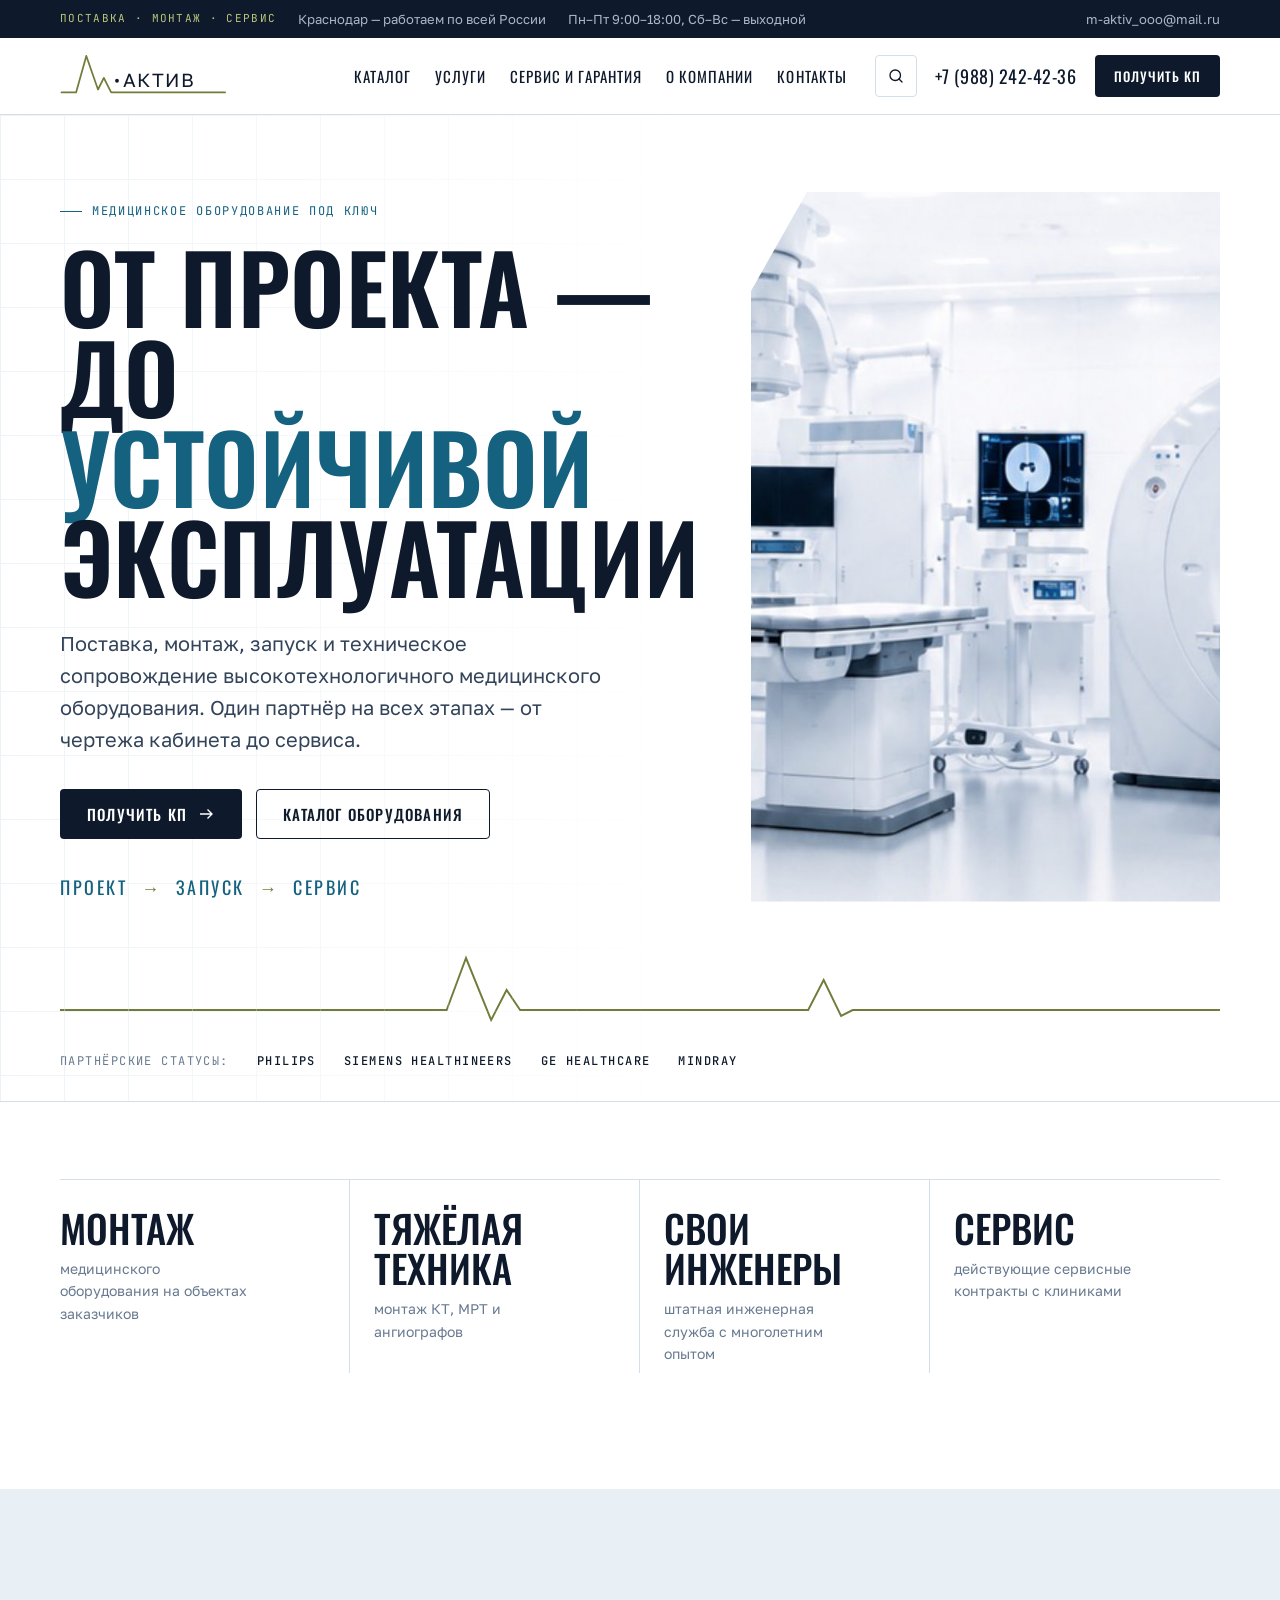
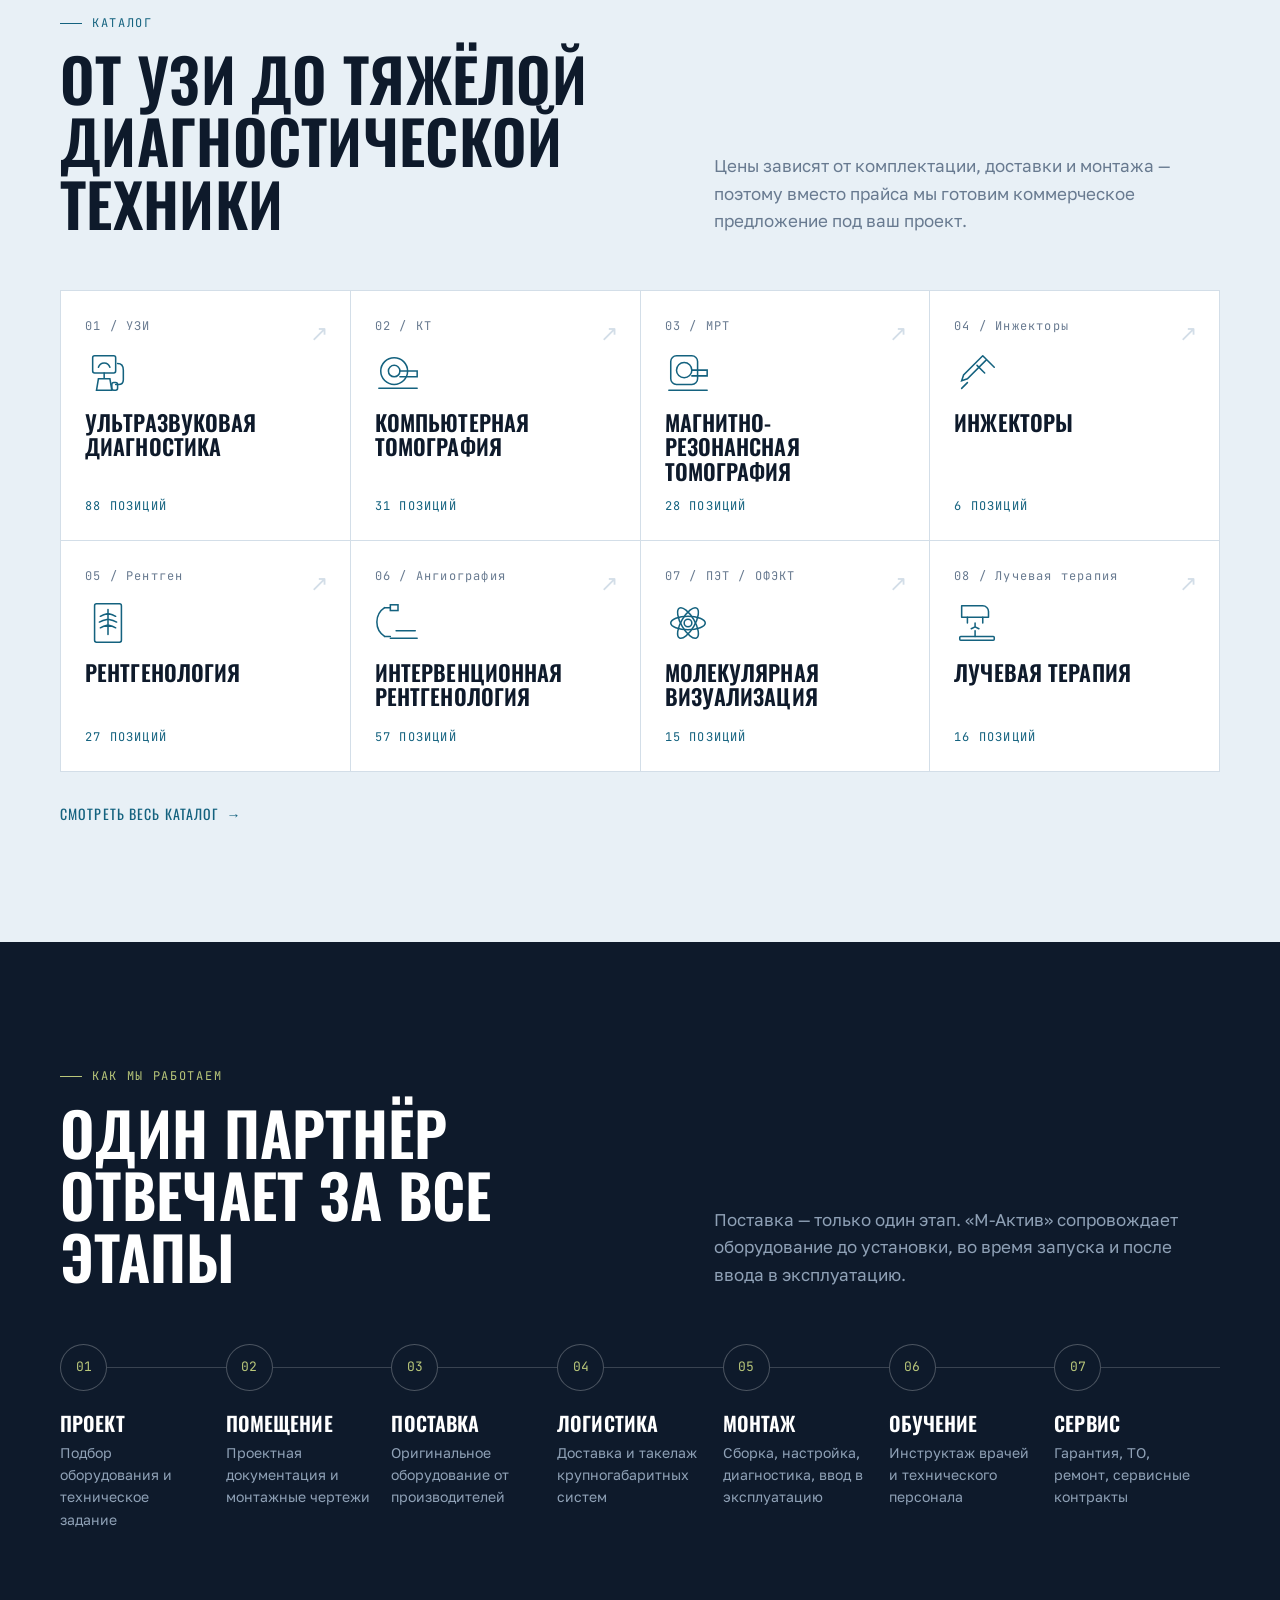
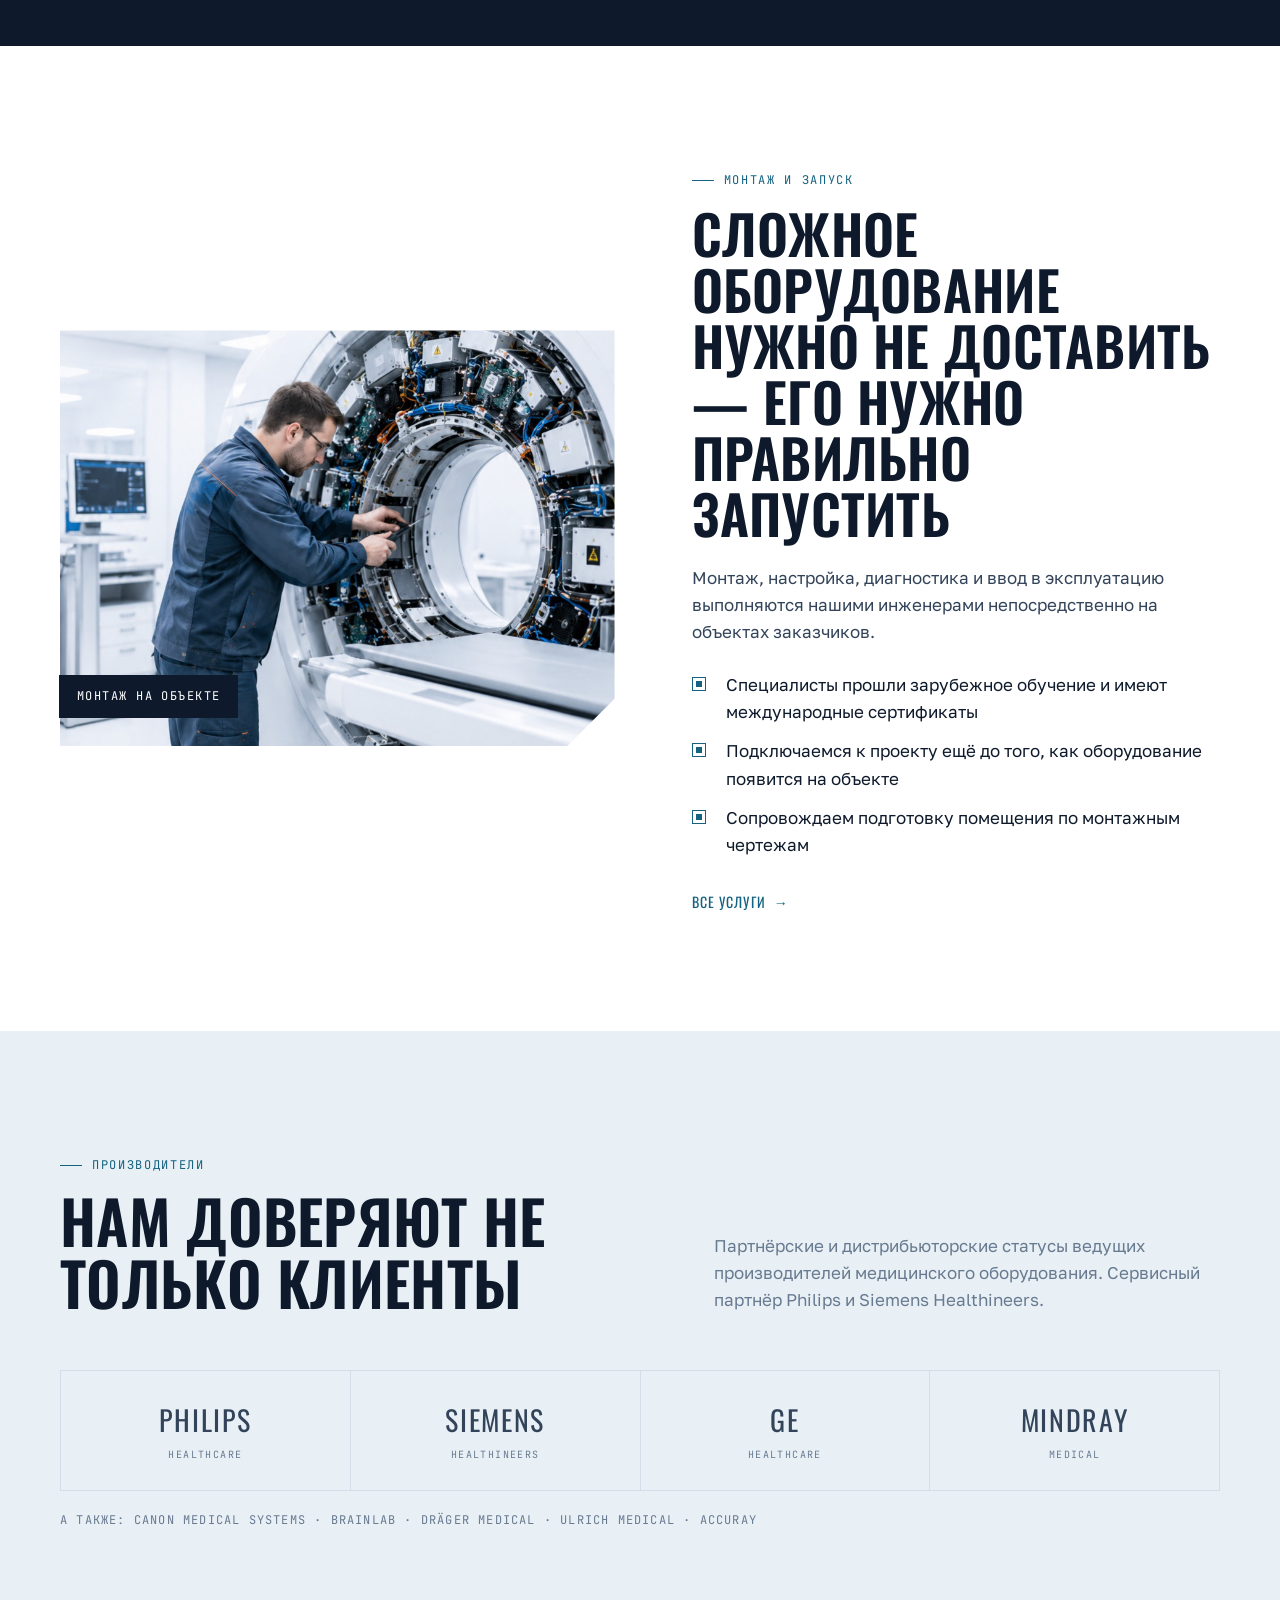
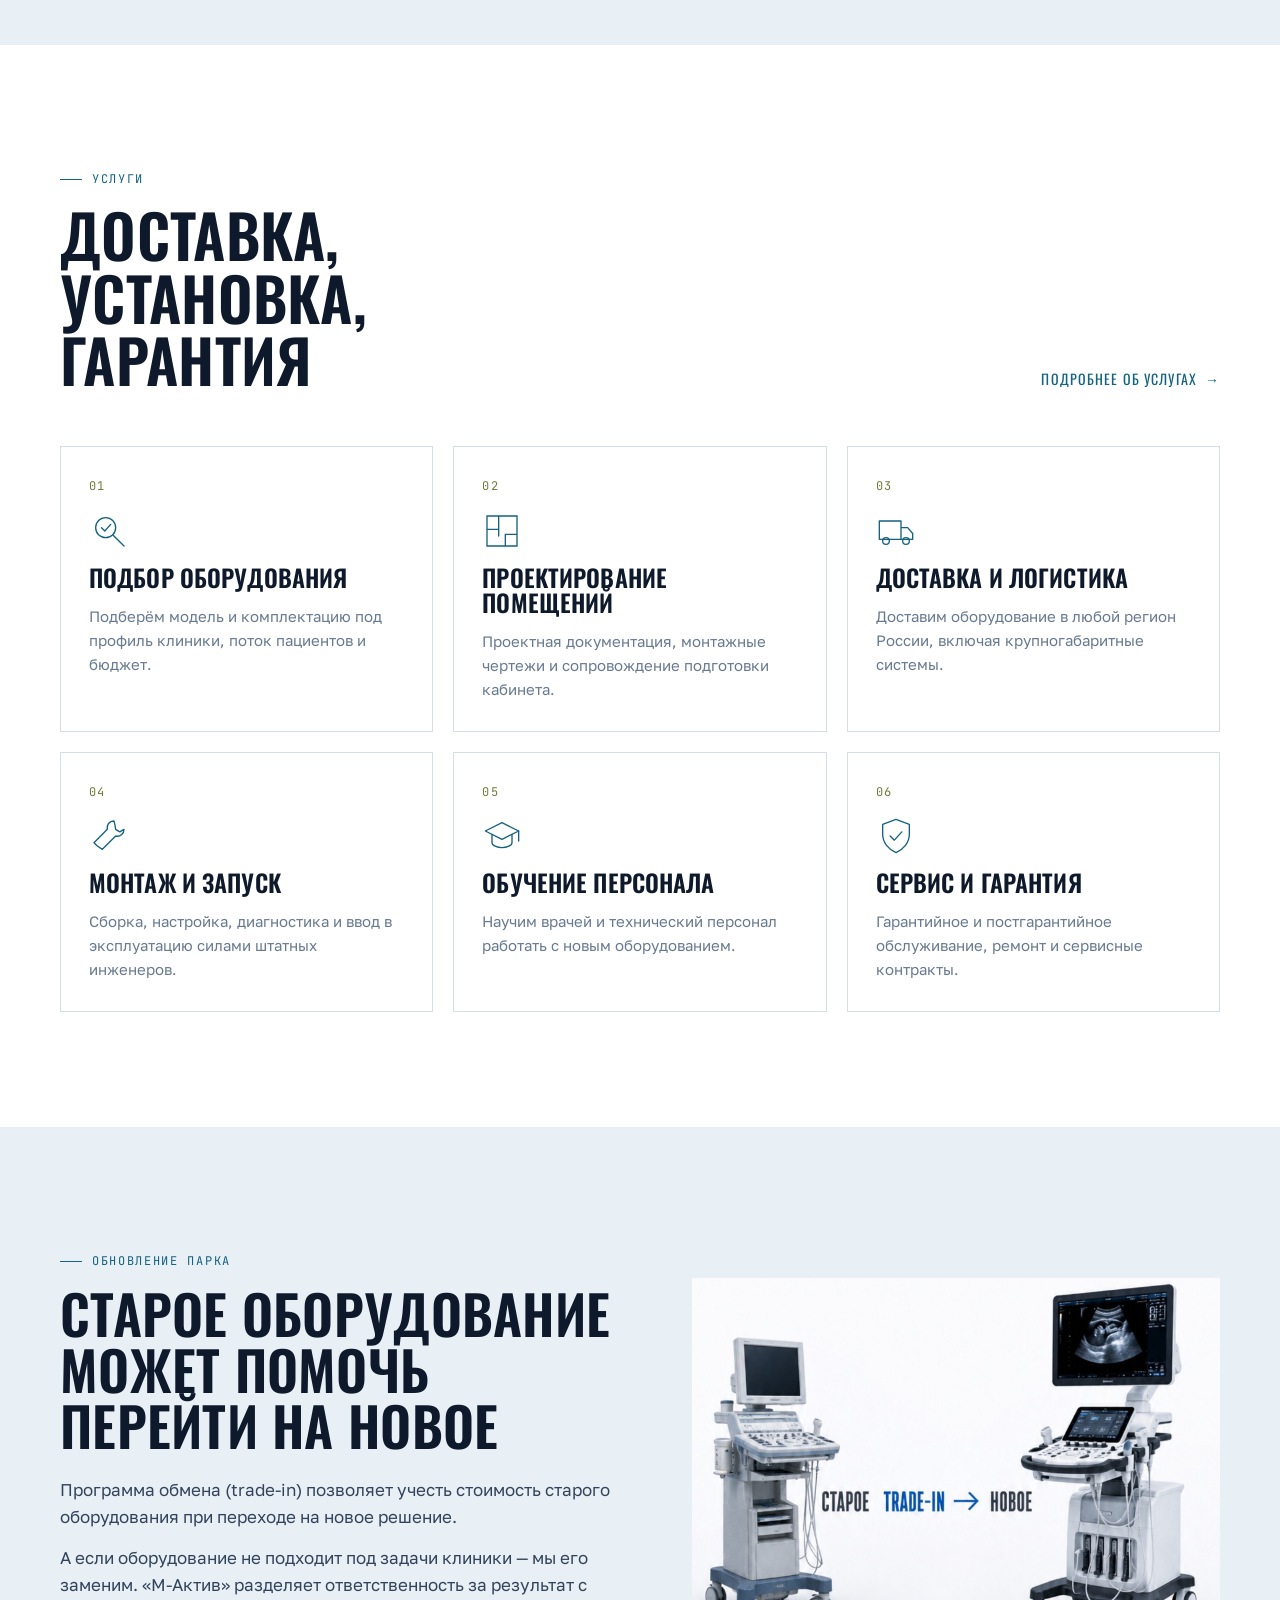
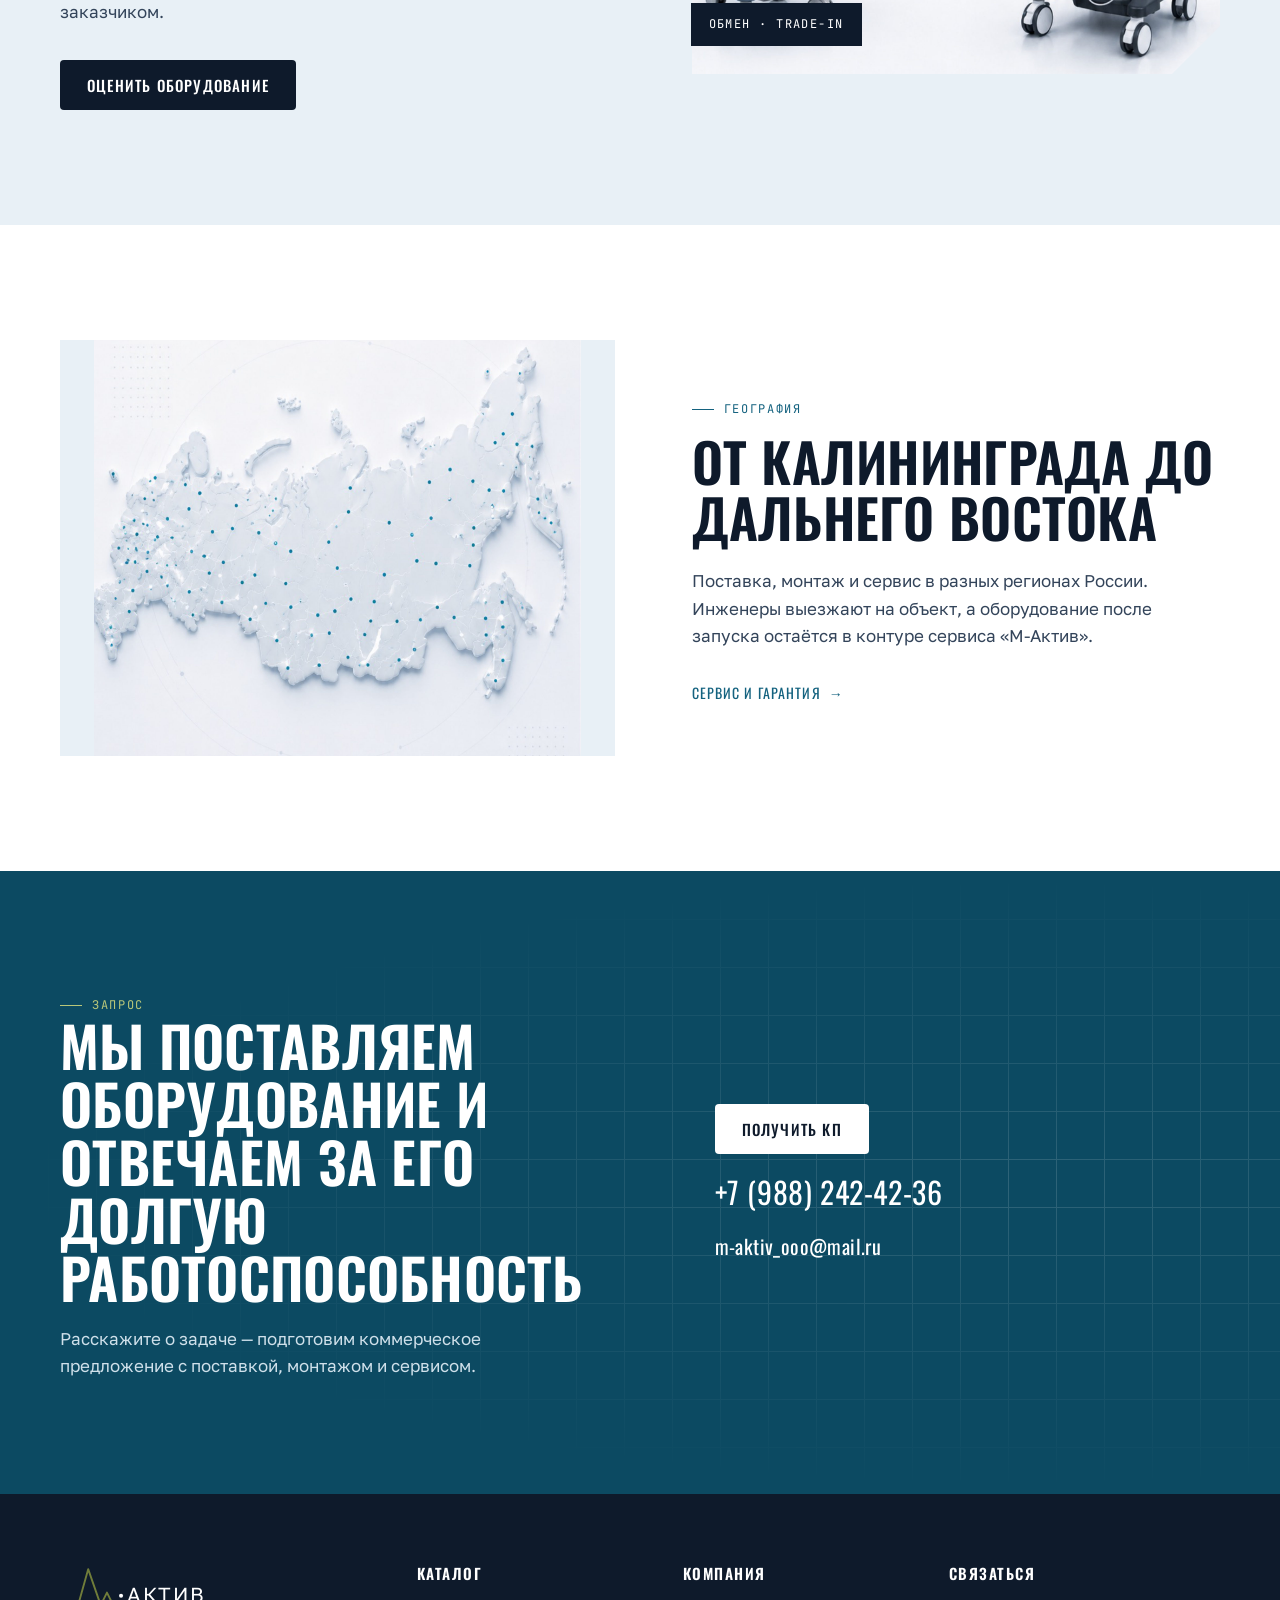
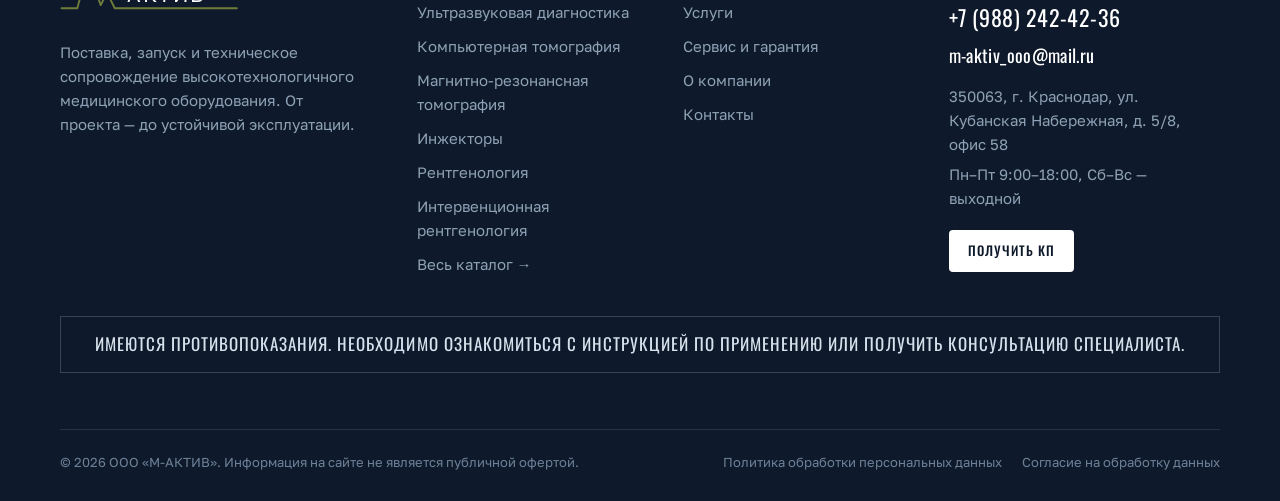
<file: index.html>
<!doctype html>
<html lang="ru">
<head>
  <meta charset="utf-8">
  <meta name="viewport" content="width=device-width, initial-scale=1">
  <title>М-Актив — поставка, монтаж и сервис медицинского оборудования</title>
  <meta name="description" content="ООО «М-Актив»: поставка, монтаж, запуск и сервис высокотехнологичного медицинского оборудования — УЗИ, КТ, МРТ, рентген, ангиография. Работаем по всей России.">
  <link rel="icon" href="assets/img/favicon.svg" type="image/svg+xml">
  <link rel="stylesheet" href="assets/css/fonts.css">
  <link rel="stylesheet" href="assets/css/style.css">
</head>
<body data-page="home">
  <div id="site-header"></div>

  <main>
    <!-- Первый экран -->
    <section class="hero">
      <div class="wrap">
        <div class="hero__grid">
          <div>
            <span class="label">Медицинское оборудование под ключ</span>
            <h1>От проекта —<br>до <em>устойчивой</em><br>эксплуатации</h1>
            <p class="hero__lead">Поставка, монтаж, запуск и техническое сопровождение высокотехнологичного медицинского оборудования. Один партнёр на всех этапах — от чертежа кабинета до сервиса.</p>
            <div class="hero__actions">
              <button class="btn btn--primary" data-kp>Получить КП <svg viewBox="0 0 24 24" fill="none" stroke="currentColor" stroke-width="1.8"><path d="M4 12h16M14 6l6 6-6 6"/></svg></button>
              <a class="btn btn--ghost" href="catalog.html">Каталог оборудования</a>
            </div>
            <div class="hero__flow">Проект <i>→</i> Запуск <i>→</i> Сервис</div>
          </div>
          <div class="hero__media">
            <img src="assets/img/hero.jpg" alt="Современный диагностический кабинет с КТ и ангиографом">
          </div>
        </div>
        <svg class="pulse-line" viewBox="0 0 1200 80" preserveAspectRatio="none" aria-hidden="true">
          <path d="M0 60H380L400 60L420 8L446 70L462 40L476 60H760L774 60L790 30L808 66L820 60H1200"/>
        </svg>
        <div class="trust">
          <span>Партнёрские статусы:</span>
          <b>Philips</b><b>Siemens Healthineers</b><b>GE HealthCare</b><b>Mindray</b>
        </div>
      </div>
    </section>

    <!-- Цифры -->
    <section class="section section--white" style="padding-top:clamp(48px,6vw,80px)">
      <div class="wrap">
        <div class="stats reveal">
          <div class="stat"><div class="stat__num stat__num--word">Монтаж</div><div class="stat__txt">медицинского оборудования на объектах заказчиков</div></div>
          <div class="stat"><div class="stat__num stat__num--word">Тяжёлая техника</div><div class="stat__txt">монтаж КТ, МРТ и ангиографов</div></div>
          <div class="stat"><div class="stat__num stat__num--word">Свои инженеры</div><div class="stat__txt">штатная инженерная служба с многолетним опытом</div></div>
          <div class="stat"><div class="stat__num stat__num--word">Сервис</div><div class="stat__txt">действующие сервисные контракты с клиниками</div></div>
        </div>
      </div>
    </section>

    <!-- Каталог -->
    <section class="section section--ice">
      <div class="wrap">
        <div class="section-head reveal">
          <div>
            <span class="label">Каталог</span>
            <h2>От УЗИ до тяжёлой диагностической техники</h2>
          </div>
          <p>Цены зависят от комплектации, доставки и монтажа — поэтому вместо прайса мы готовим коммерческое предложение под ваш проект.</p>
        </div>
        <div class="cat-grid reveal" id="home-cats"></div>
        <div style="margin-top:28px" class="reveal"><a class="link-arrow" href="catalog.html">Смотреть весь каталог</a></div>
      </div>
    </section>

    <!-- Путь проекта -->
    <section class="section section--dark">
      <div class="wrap">
        <div class="section-head reveal">
          <div>
            <span class="label" style="color:var(--olive-soft)">Как мы работаем</span>
            <h2>Один партнёр отвечает за все этапы</h2>
          </div>
          <p>Поставка — только один этап. «М-Актив» сопровождает оборудование до установки, во время запуска и после ввода в эксплуатацию.</p>
        </div>
        <div class="steps reveal">
          <div class="step"><div class="step__dot">01</div><h3>Проект</h3><p>Подбор оборудования и техническое задание</p></div>
          <div class="step"><div class="step__dot">02</div><h3>Помещение</h3><p>Проектная документация и монтажные чертежи</p></div>
          <div class="step"><div class="step__dot">03</div><h3>Поставка</h3><p>Оригинальное оборудование от производителей</p></div>
          <div class="step"><div class="step__dot">04</div><h3>Логистика</h3><p>Доставка и такелаж крупногабаритных систем</p></div>
          <div class="step"><div class="step__dot">05</div><h3>Монтаж</h3><p>Сборка, настройка, диагностика, ввод в эксплуатацию</p></div>
          <div class="step"><div class="step__dot">06</div><h3>Обучение</h3><p>Инструктаж врачей и технического персонала</p></div>
          <div class="step"><div class="step__dot">07</div><h3>Сервис</h3><p>Гарантия, ТО, ремонт, сервисные контракты</p></div>
        </div>
      </div>
    </section>

    <!-- Монтаж -->
    <section class="section section--white">
      <div class="wrap split">
        <div class="split__media reveal">
          <img src="assets/img/engineer-ring.jpg" alt="Инженер М-Актив выполняет монтаж компьютерного томографа">
          <div class="tag">Монтаж на объекте</div>
        </div>
        <div class="reveal">
          <span class="label">Монтаж и запуск</span>
          <h2>Сложное оборудование нужно не доставить — его нужно правильно запустить</h2>
          <p>Монтаж, настройка, диагностика и ввод в эксплуатацию выполняются нашими инженерами непосредственно на объектах заказчиков.</p>
          <ul class="checklist">
            <li>Специалисты прошли зарубежное обучение и имеют международные сертификаты</li>
            <li>Подключаемся к проекту ещё до того, как оборудование появится на объекте</li>
            <li>Сопровождаем подготовку помещения по монтажным чертежам</li>
          </ul>
          <div style="margin-top:30px"><a class="link-arrow" href="services.html">Все услуги</a></div>
        </div>
      </div>
    </section>

    <!-- Бренды -->
    <section class="section section--ice">
      <div class="wrap">
        <div class="section-head reveal">
          <div>
            <span class="label">Производители</span>
            <h2>Нам доверяют не только клиенты</h2>
          </div>
          <p>Партнёрские и дистрибьюторские статусы ведущих производителей медицинского оборудования. Сервисный партнёр Philips и Siemens Healthineers.</p>
        </div>
        <div class="brands reveal">
          <div class="brand"><div>Philips<small>Healthcare</small></div></div>
          <div class="brand"><div>Siemens<small>Healthineers</small></div></div>
          <div class="brand"><div>GE<small>HealthCare</small></div></div>
          <div class="brand"><div>Mindray<small>Medical</small></div></div>
        </div>
        <p class="brands-more reveal">А также: Canon Medical Systems · Brainlab · Dräger Medical · Ulrich Medical · Accuray</p>
      </div>
    </section>

    <!-- Услуги -->
    <section class="section section--white">
      <div class="wrap">
        <div class="section-head reveal">
          <div>
            <span class="label">Услуги</span>
            <h2>Доставка, установка, гарантия</h2>
          </div>
          <a class="link-arrow" href="services.html">Подробнее об услугах</a>
        </div>
        <div class="svc-grid reveal" id="home-services"></div>
      </div>
    </section>

    <!-- Trade-in -->
    <section class="section section--ice">
      <div class="wrap split split--rev">
        <div class="split__media reveal">
          <img src="assets/img/trade-in.jpg" alt="Обмен старого аппарата УЗИ на новый по программе trade-in">
          <div class="tag">Обмен · trade-in</div>
        </div>
        <div class="reveal">
          <span class="label">Обновление парка</span>
          <h2>Старое оборудование может помочь перейти на новое</h2>
          <p>Программа обмена (trade-in) позволяет учесть стоимость старого оборудования при переходе на новое решение.</p>
          <p>А если оборудование не подходит под задачи клиники — мы его заменим. «М-Актив» разделяет ответственность за результат с заказчиком.</p>
          <div class="hero__actions"><button class="btn btn--primary" data-kp="Trade-in: обмен оборудования">Оценить оборудование</button></div>
        </div>
      </div>
    </section>

    <!-- География -->
    <section class="section section--white">
      <div class="wrap split">
        <div class="split__media reveal">
          <img src="assets/img/map.jpg" alt="Карта России с отмеченными объектами" style="clip-path:none;object-fit:contain;background:var(--ice)">
        </div>
        <div class="reveal">
          <span class="label">География</span>
          <h2>От Калининграда до Дальнего Востока</h2>
          <p>Поставка, монтаж и сервис в разных регионах России. Инженеры выезжают на объект, а оборудование после запуска остаётся в контуре сервиса «М-Актив».</p>
          <div style="margin-top:30px"><a class="link-arrow" href="service.html">Сервис и гарантия</a></div>
        </div>
      </div>
    </section>

    <!-- Призыв -->
    <section class="section cta">
      <div class="wrap">
        <div class="reveal">
          <span class="label" style="color:var(--olive-soft)">Запрос</span>
          <h2>Мы поставляем оборудование и отвечаем за его долгую работоспособность</h2>
          <p>Расскажите о задаче — подготовим коммерческое предложение с поставкой, монтажом и сервисом.</p>
        </div>
        <div class="cta__actions reveal">
          <button class="btn btn--light" data-kp>Получить КП</button>
          <a class="cta__contact" href="tel:+79882424236">+7 (988) 242-42-36</a>
          <a class="cta__contact" style="font-size:20px" href="mailto:m-aktiv_ooo@mail.ru">m-aktiv_ooo@mail.ru</a>
        </div>
      </div>
    </section>
  </main>

  <div id="site-footer"></div>

  <script src="assets/js/catalog-data.js"></script>
  <script src="assets/js/services-data.js"></script>
  <script src="assets/js/layout.js"></script>
  <script>
    // плитки каталога
    document.getElementById("home-cats").innerHTML = CATALOG.slice(0, 8).map((c, i) => `
      <a class="cat-card" href="category.html?c=${c.id}">
        <span class="cat-card__num">${String(i + 1).padStart(2, "0")} / ${c.short}</span>
        <span class="cat-card__arrow">↗</span>
        <span class="cat-card__icon">${ICONS[c.icon]}</span>
        <h3>${c.name}</h3>
        <span class="cat-card__more">${c.subs.reduce((s, x) => s + x.items.length, 0)} позиций</span>
      </a>`).join("");
    // услуги
    document.getElementById("home-services").innerHTML = SERVICES.map((s, i) => `
      <article class="svc">
        <span class="svc__num">${String(i + 1).padStart(2, "0")}</span>
        <span class="svc__icon">${ICONS[s.icon]}</span>
        <h3>${s.title}</h3>
        <p>${s.short}</p>
      </article>`).join("");
    initLayout();
  </script>
</body>
</html>
</file>
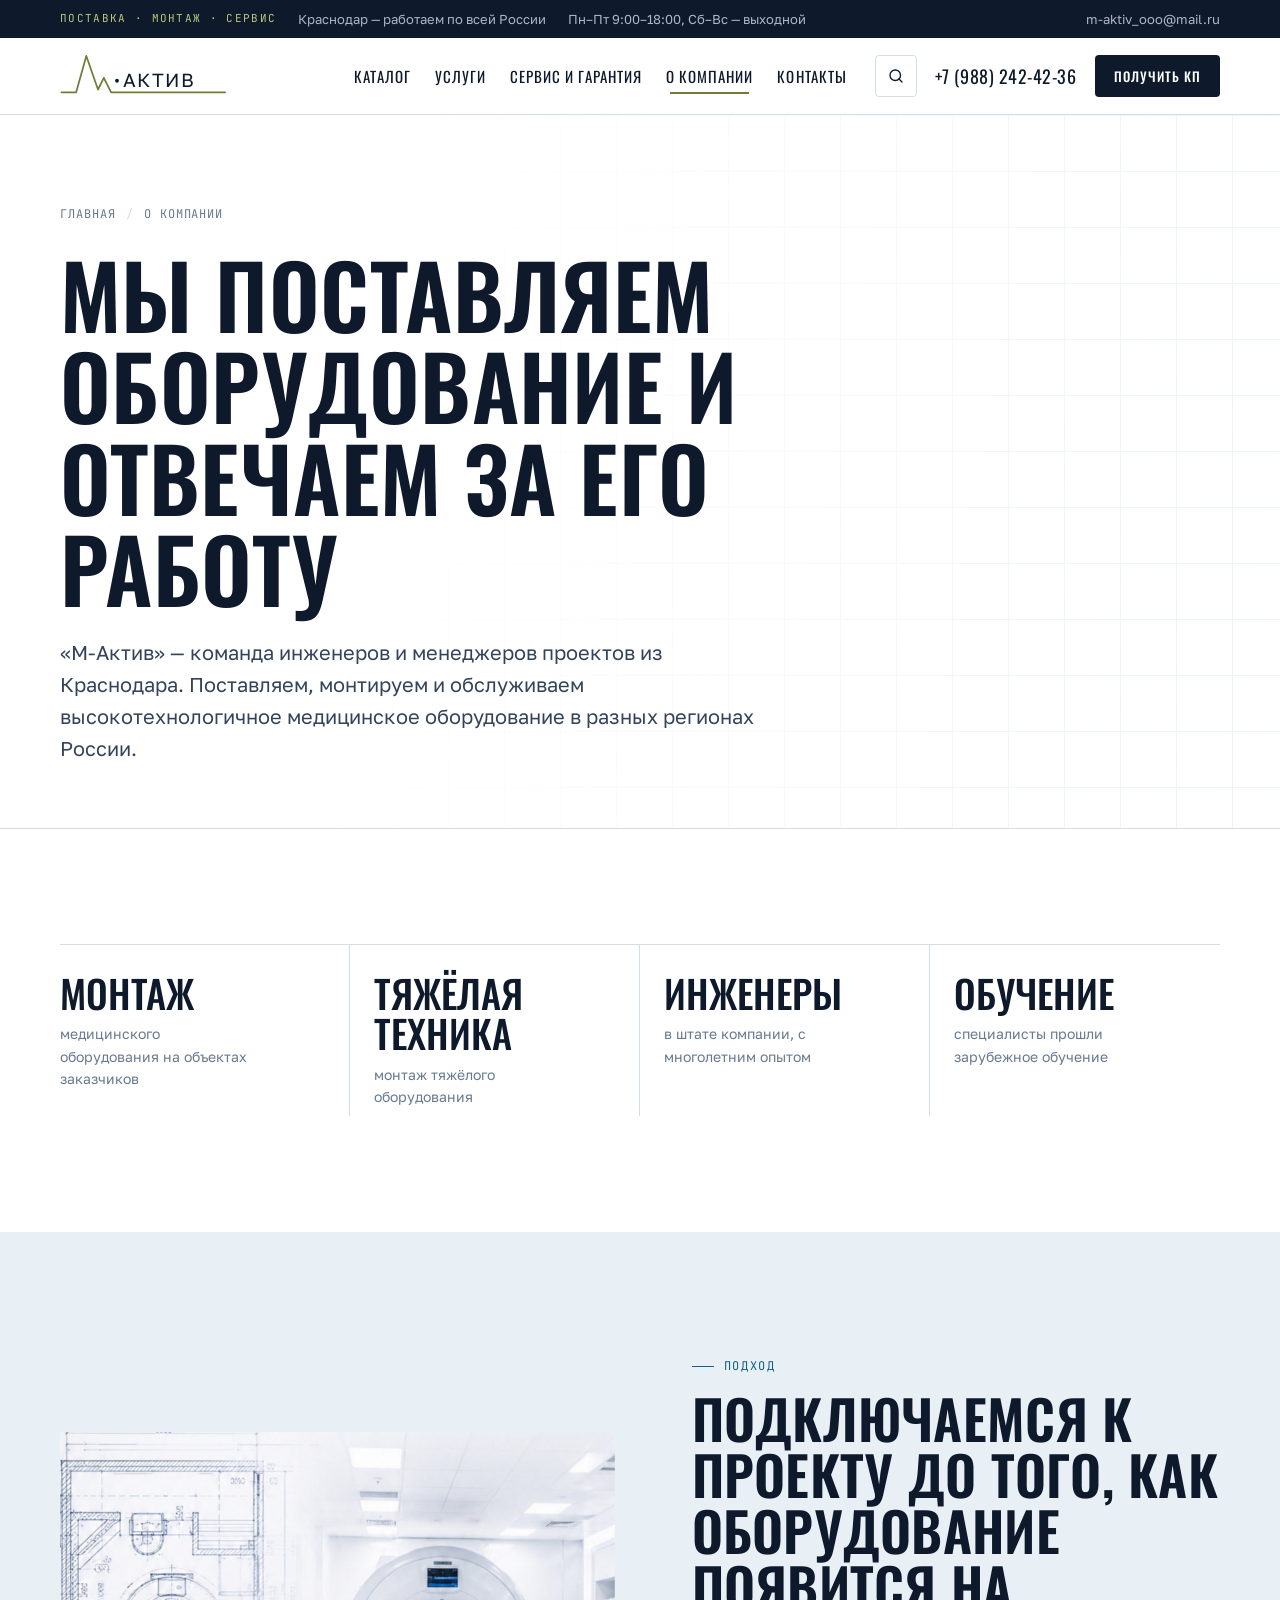
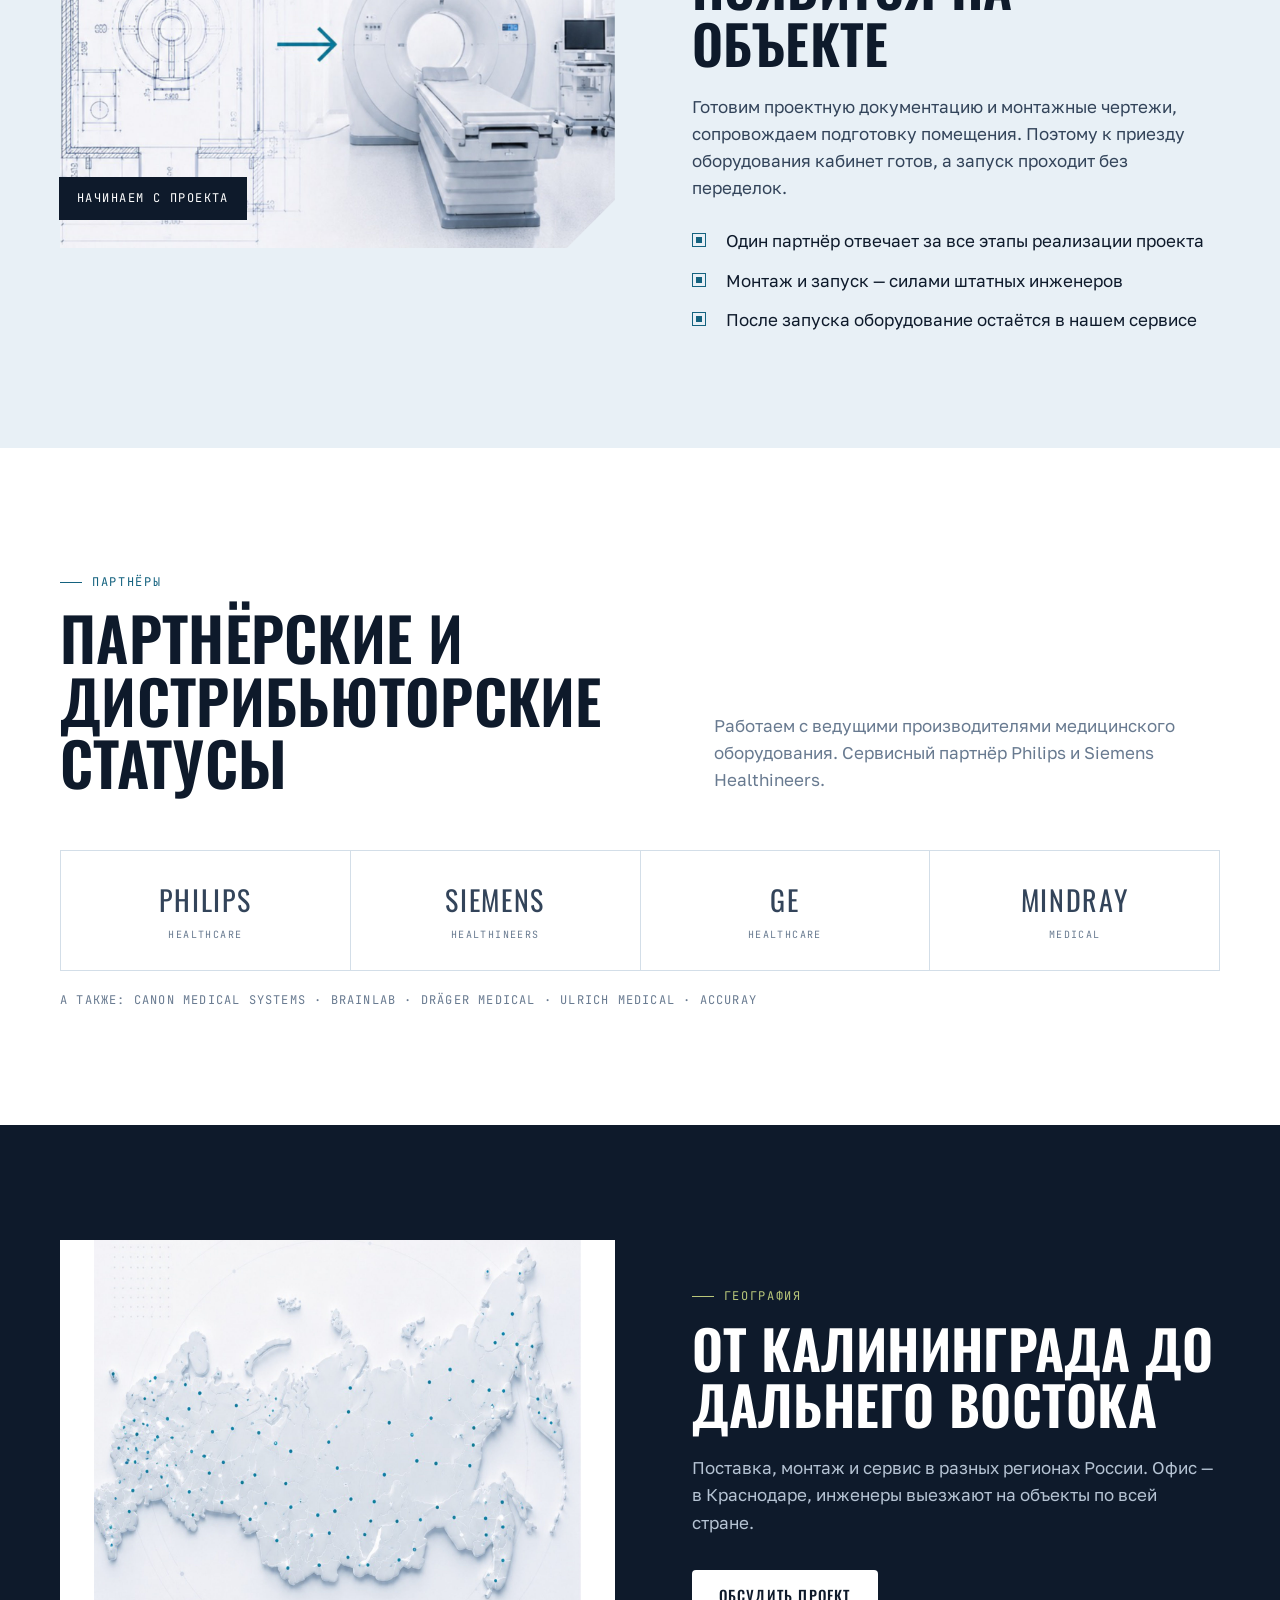
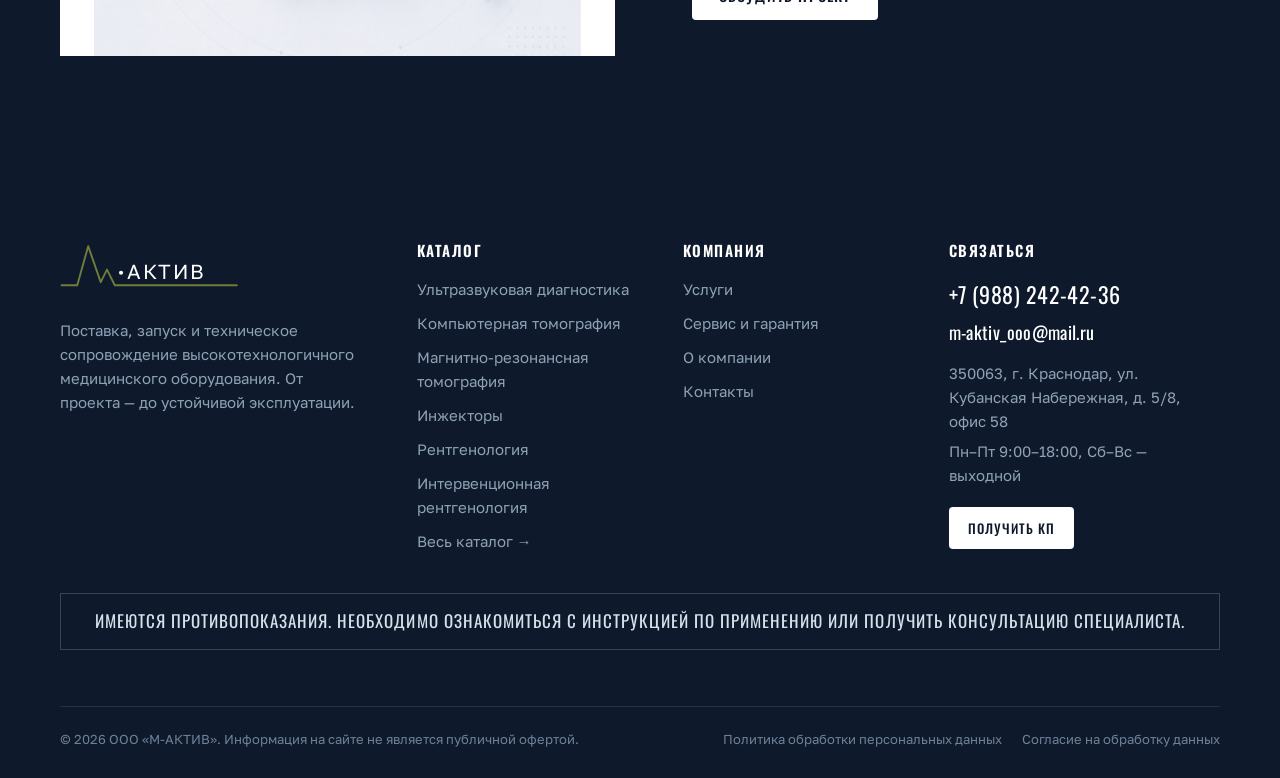
<file: about.html>
<!doctype html>
<html lang="ru">
<head>
  <meta charset="utf-8">
  <meta name="viewport" content="width=device-width, initial-scale=1">
  <title>О компании — М-Актив</title>
  <meta name="description" content="ООО «М-Актив» — поставка, монтаж и сервис высокотехнологичного медицинского оборудования. Штатные инженеры, работа по всей России.">
  <link rel="icon" href="assets/img/favicon.svg" type="image/svg+xml">
  <link rel="stylesheet" href="assets/css/fonts.css">
  <link rel="stylesheet" href="assets/css/style.css">
</head>
<body data-page="about">
  <div id="site-header"></div>

  <main>
    <section class="page-hero">
      <div class="wrap">
        <nav class="crumbs"><a href="index.html">Главная</a><span>/</span>О компании</nav>
        <h1>Мы поставляем оборудование и отвечаем за его работу</h1>
        <p class="page-hero__lead">«М-Актив» — команда инженеров и менеджеров проектов из Краснодара. Поставляем, монтируем и обслуживаем высокотехнологичное медицинское оборудование в разных регионах России.</p>
      </div>
    </section>


    <section class="section section--white">
      <div class="wrap">
        <div class="stats reveal">
          <div class="stat"><div class="stat__num stat__num--word">Монтаж</div><div class="stat__txt">медицинского оборудования на объектах заказчиков</div></div>
          <div class="stat"><div class="stat__num stat__num--word">Тяжёлая техника</div><div class="stat__txt">монтаж тяжёлого оборудования</div></div>
          <div class="stat"><div class="stat__num stat__num--word">Инженеры</div><div class="stat__txt">в штате компании, с многолетним опытом</div></div>
          <div class="stat"><div class="stat__num stat__num--word">Обучение</div><div class="stat__txt">специалисты прошли зарубежное обучение</div></div>
        </div>
      </div>
    </section>

    <section class="section section--ice">
      <div class="wrap split">
        <div class="split__media reveal">
          <img src="assets/img/project.jpg" alt="Монтажный чертёж кабинета МРТ и готовый кабинет">
          <div class="tag">Начинаем с проекта</div>
        </div>
        <div class="reveal">
          <span class="label">Подход</span>
          <h2>Подключаемся к проекту до того, как оборудование появится на объекте</h2>
          <p>Готовим проектную документацию и монтажные чертежи, сопровождаем подготовку помещения. Поэтому к приезду оборудования кабинет готов, а запуск проходит без переделок.</p>
          <ul class="checklist">
            <li>Один партнёр отвечает за все этапы реализации проекта</li>
            <li>Монтаж и запуск — силами штатных инженеров</li>
            <li>После запуска оборудование остаётся в нашем сервисе</li>
          </ul>
        </div>
      </div>
    </section>

    <section class="section section--white">
      <div class="wrap">
        <div class="section-head reveal">
          <div><span class="label">Партнёры</span><h2>Партнёрские и дистрибьюторские статусы</h2></div>
          <p>Работаем с ведущими производителями медицинского оборудования. Сервисный партнёр Philips и Siemens Healthineers.</p>
        </div>
        <div class="brands reveal">
          <div class="brand"><div>Philips<small>Healthcare</small></div></div>
          <div class="brand"><div>Siemens<small>Healthineers</small></div></div>
          <div class="brand"><div>GE<small>HealthCare</small></div></div>
          <div class="brand"><div>Mindray<small>Medical</small></div></div>
        </div>
        <p class="brands-more reveal">А также: Canon Medical Systems · Brainlab · Dräger Medical · Ulrich Medical · Accuray</p>
      </div>
    </section>

    <section class="section section--dark">
      <div class="wrap split">
        <div class="split__media reveal">
          <img src="assets/img/map.jpg" alt="Карта объектов М-Актив" style="clip-path:none;object-fit:contain;background:#fff">
        </div>
        <div class="reveal">
          <span class="label" style="color:var(--olive-soft)">География</span>
          <h2>От Калининграда до Дальнего Востока</h2>
          <p>Поставка, монтаж и сервис в разных регионах России. Офис — в Краснодаре, инженеры выезжают на объекты по всей стране.</p>
          <div class="hero__actions"><button class="btn btn--light" data-kp>Обсудить проект</button></div>
        </div>
      </div>
    </section>
  </main>

  <div id="site-footer"></div>

  <script src="assets/js/catalog-data.js"></script>
  <script src="assets/js/layout.js"></script>
  <script>initLayout();</script>
</body>
</html>
</file>
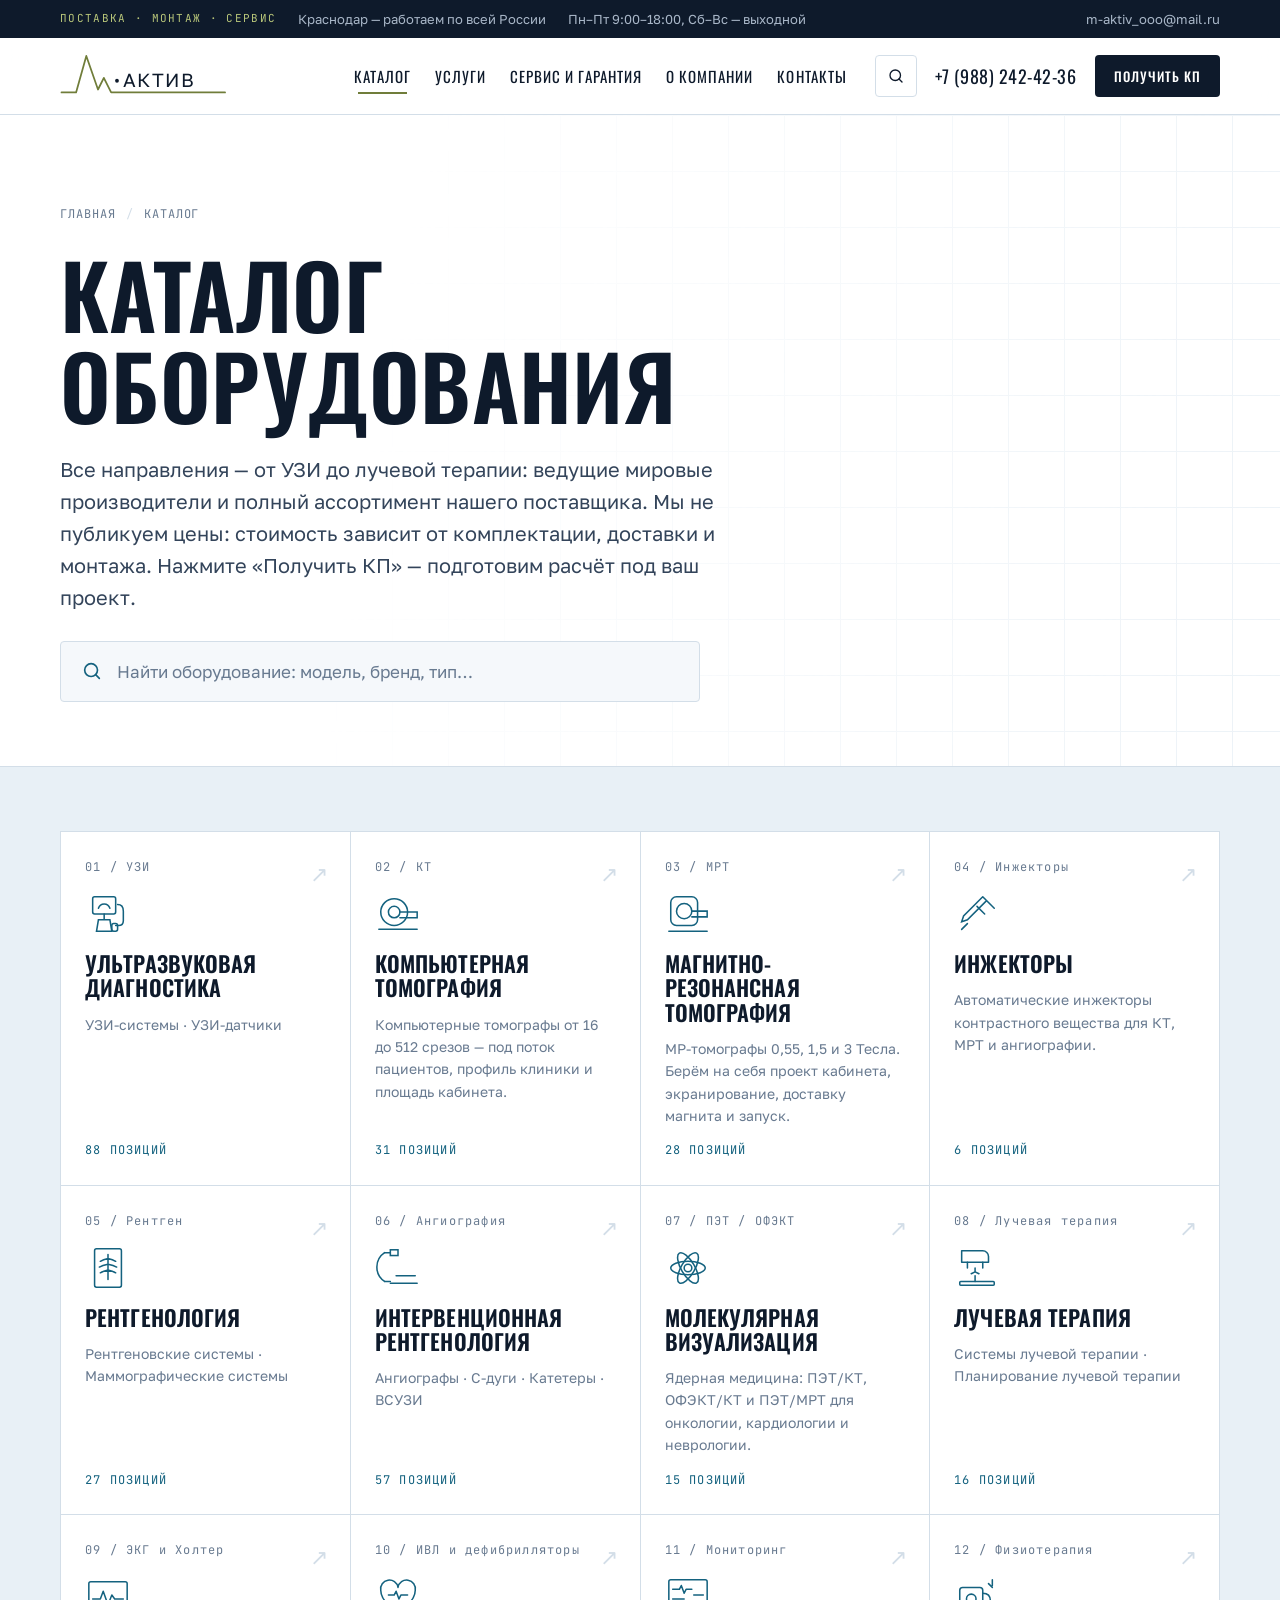
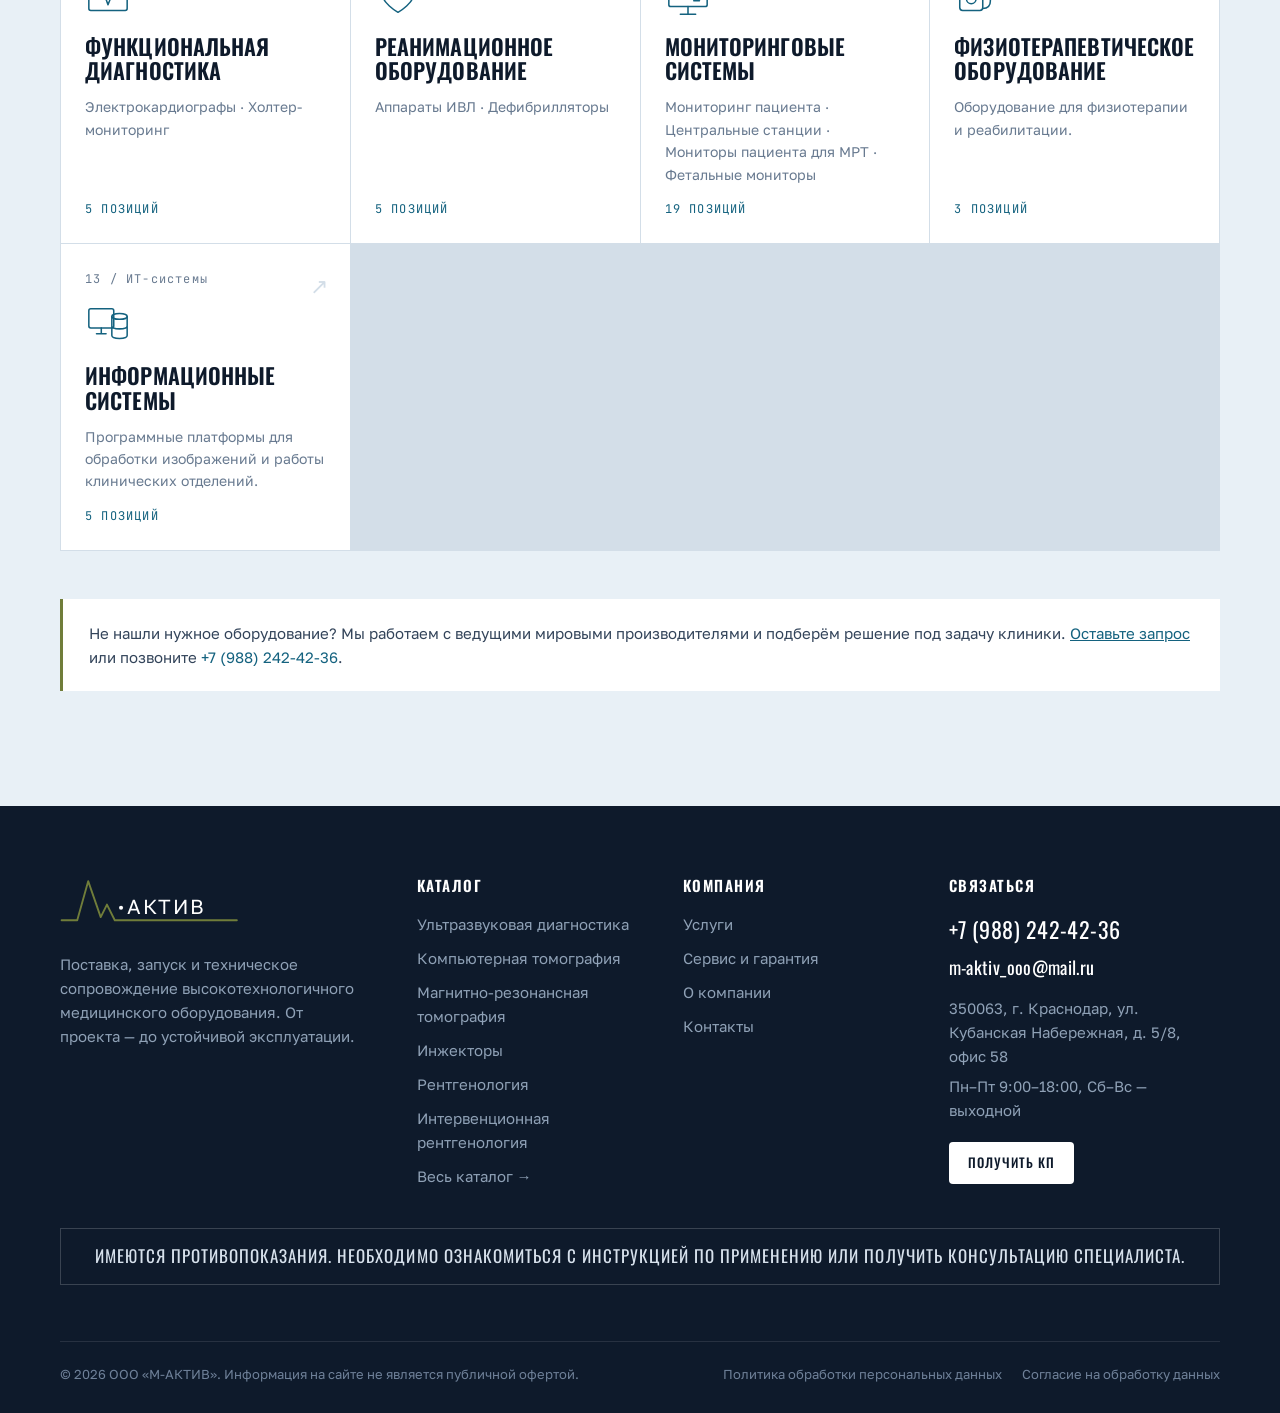
<file: catalog.html>
<!doctype html>
<html lang="ru">
<head>
  <meta charset="utf-8">
  <meta name="viewport" content="width=device-width, initial-scale=1">
  <title>Каталог медицинского оборудования — М-Актив</title>
  <meta name="description" content="Каталог медицинского оборудования М-Актив: УЗИ, КТ, МРТ, рентген, ангиография, ядерная медицина, мониторинг, ИВЛ. Цены — по запросу коммерческого предложения.">
  <link rel="icon" href="assets/img/favicon.svg" type="image/svg+xml">
  <link rel="stylesheet" href="assets/css/fonts.css">
  <link rel="stylesheet" href="assets/css/style.css">
</head>
<body data-page="catalog">
  <div id="site-header"></div>

  <main>
    <section class="page-hero">
      <div class="wrap">
        <nav class="crumbs"><a href="index.html">Главная</a><span>/</span>Каталог</nav>
        <h1>Каталог оборудования</h1>
        <p class="page-hero__lead">Все направления — от УЗИ до лучевой терапии: ведущие мировые производители и полный ассортимент нашего поставщика. Мы не публикуем цены: стоимость зависит от комплектации, доставки и монтажа. Нажмите «Получить КП» — подготовим расчёт под ваш проект.</p>
        <button class="catalog-search" data-search><svg viewBox="0 0 24 24" fill="none" stroke="currentColor" stroke-width="1.8" stroke-linecap="round"><circle cx="11" cy="11" r="7"/><path d="M20 20l-4-4"/></svg>Найти оборудование: модель, бренд, тип…</button>
      </div>
    </section>

    <section class="section section--ice" style="padding-top:clamp(40px,5vw,64px)">
      <div class="wrap">
        <div class="cat-grid" id="all-cats"></div>
        <div class="note">Не нашли нужное оборудование? Мы работаем с ведущими мировыми производителями и подберём решение под задачу клиники. <a href="#" data-kp style="color:var(--accent);text-decoration:underline">Оставьте запрос</a> или позвоните <a href="tel:+79882424236" style="color:var(--accent)">+7 (988) 242-42-36</a>.</div>
      </div>
    </section>
  </main>

  <div id="site-footer"></div>

  <script src="assets/js/catalog-data.js"></script>
  <script src="assets/js/layout.js"></script>
  <script>
    document.getElementById("all-cats").innerHTML = CATALOG.map((c, i) => {
      const subs = c.subs.filter(s => s.name).map(s => s.name);
      const count = c.subs.reduce((s, x) => s + x.items.length, 0);
      return `
      <a class="cat-card" href="category.html?c=${c.id}">
        <span class="cat-card__num">${String(i + 1).padStart(2, "0")} / ${c.short}</span>
        <span class="cat-card__arrow">↗</span>
        <span class="cat-card__icon">${ICONS[c.icon]}</span>
        <h3>${c.name}</h3>
        <p>${subs.length ? subs.join(" · ") : c.lead}</p>
        <span class="cat-card__more">${count} позиций</span>
      </a>`;
    }).join("");
    initLayout();
  </script>
</body>
</html>
</file>
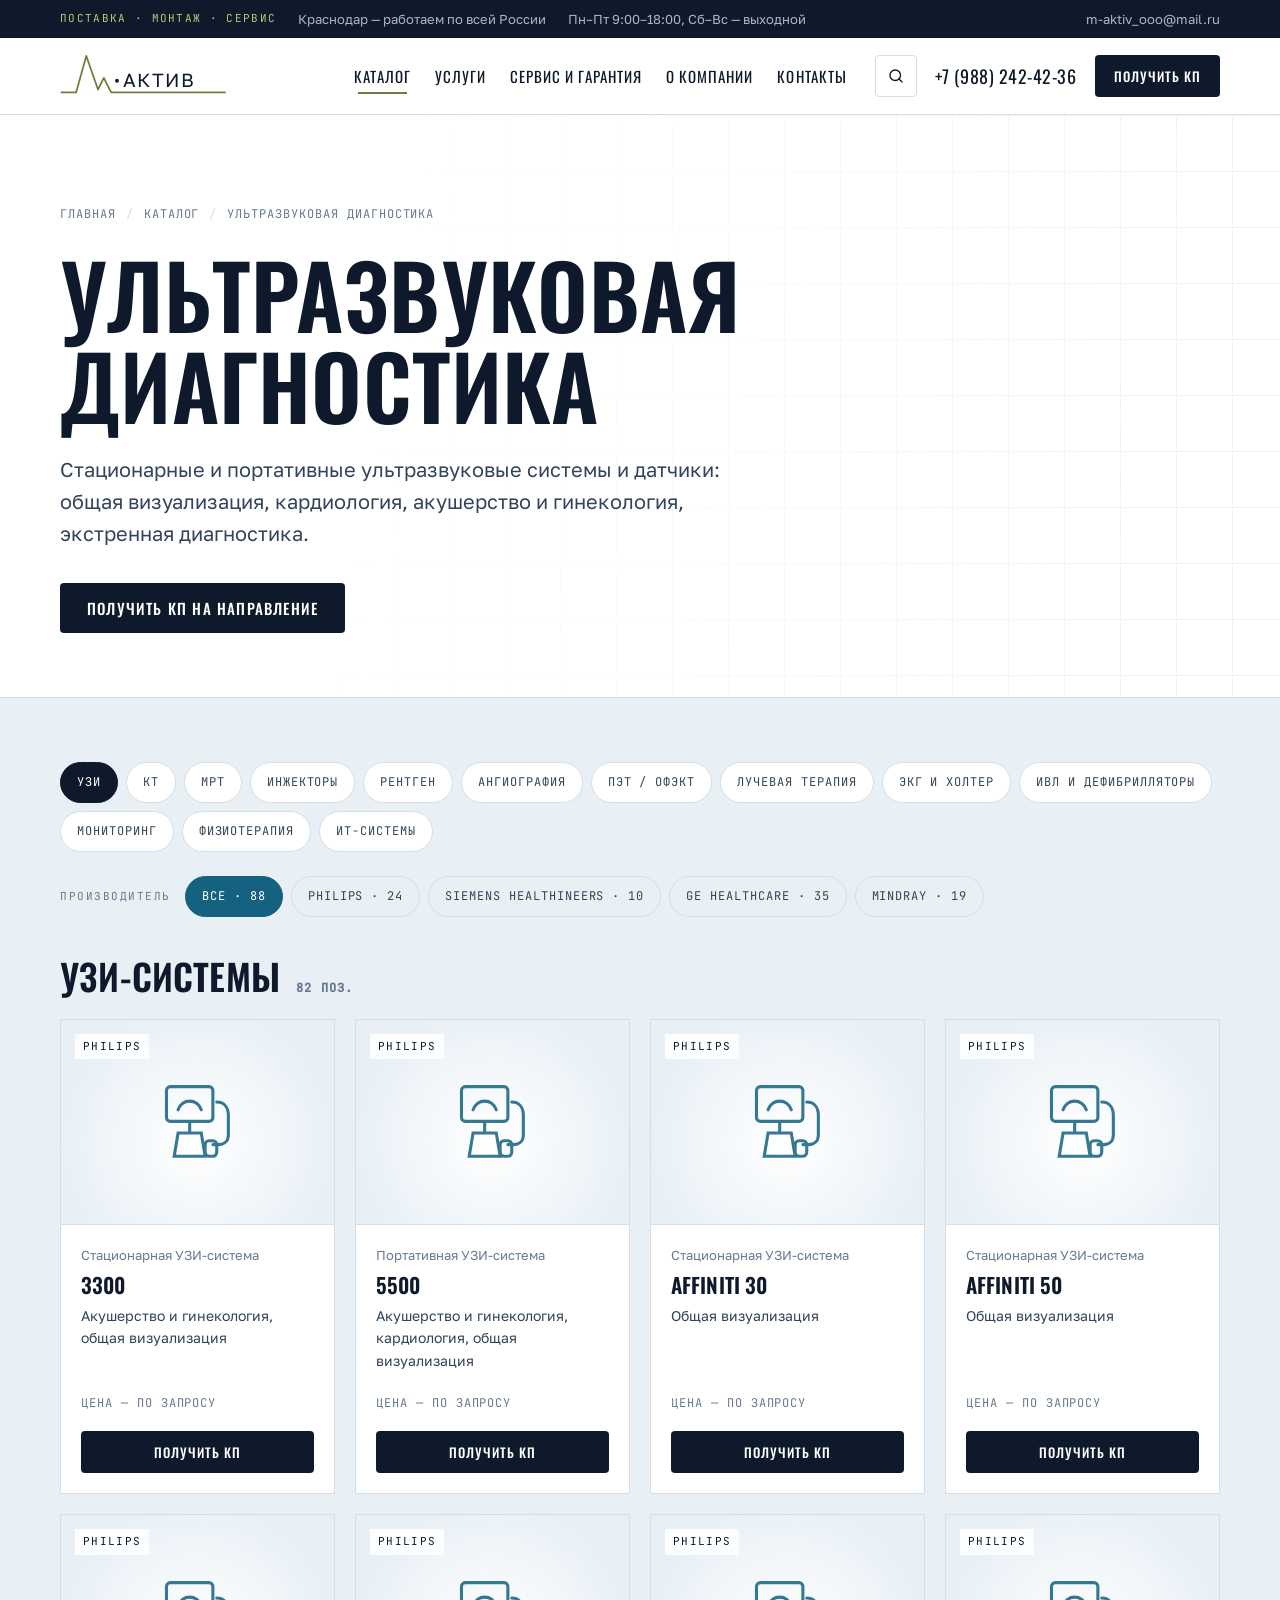
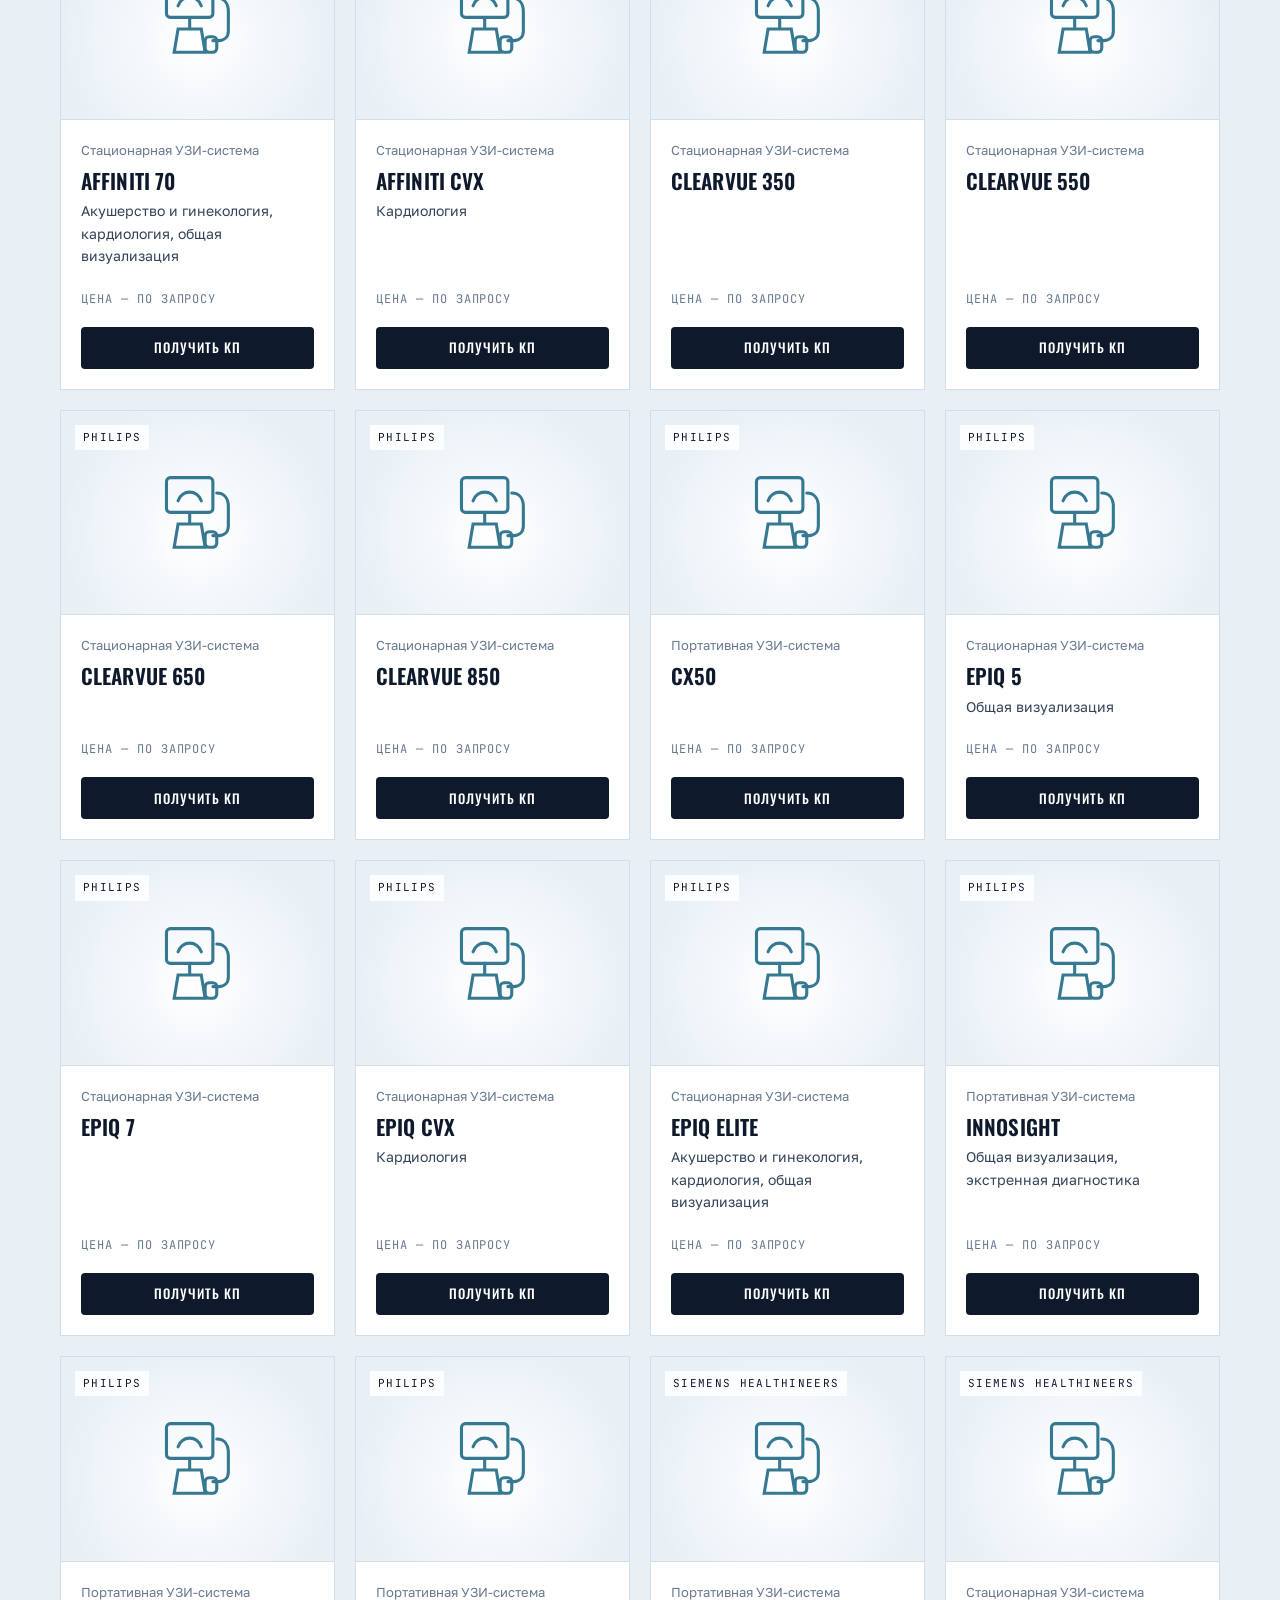
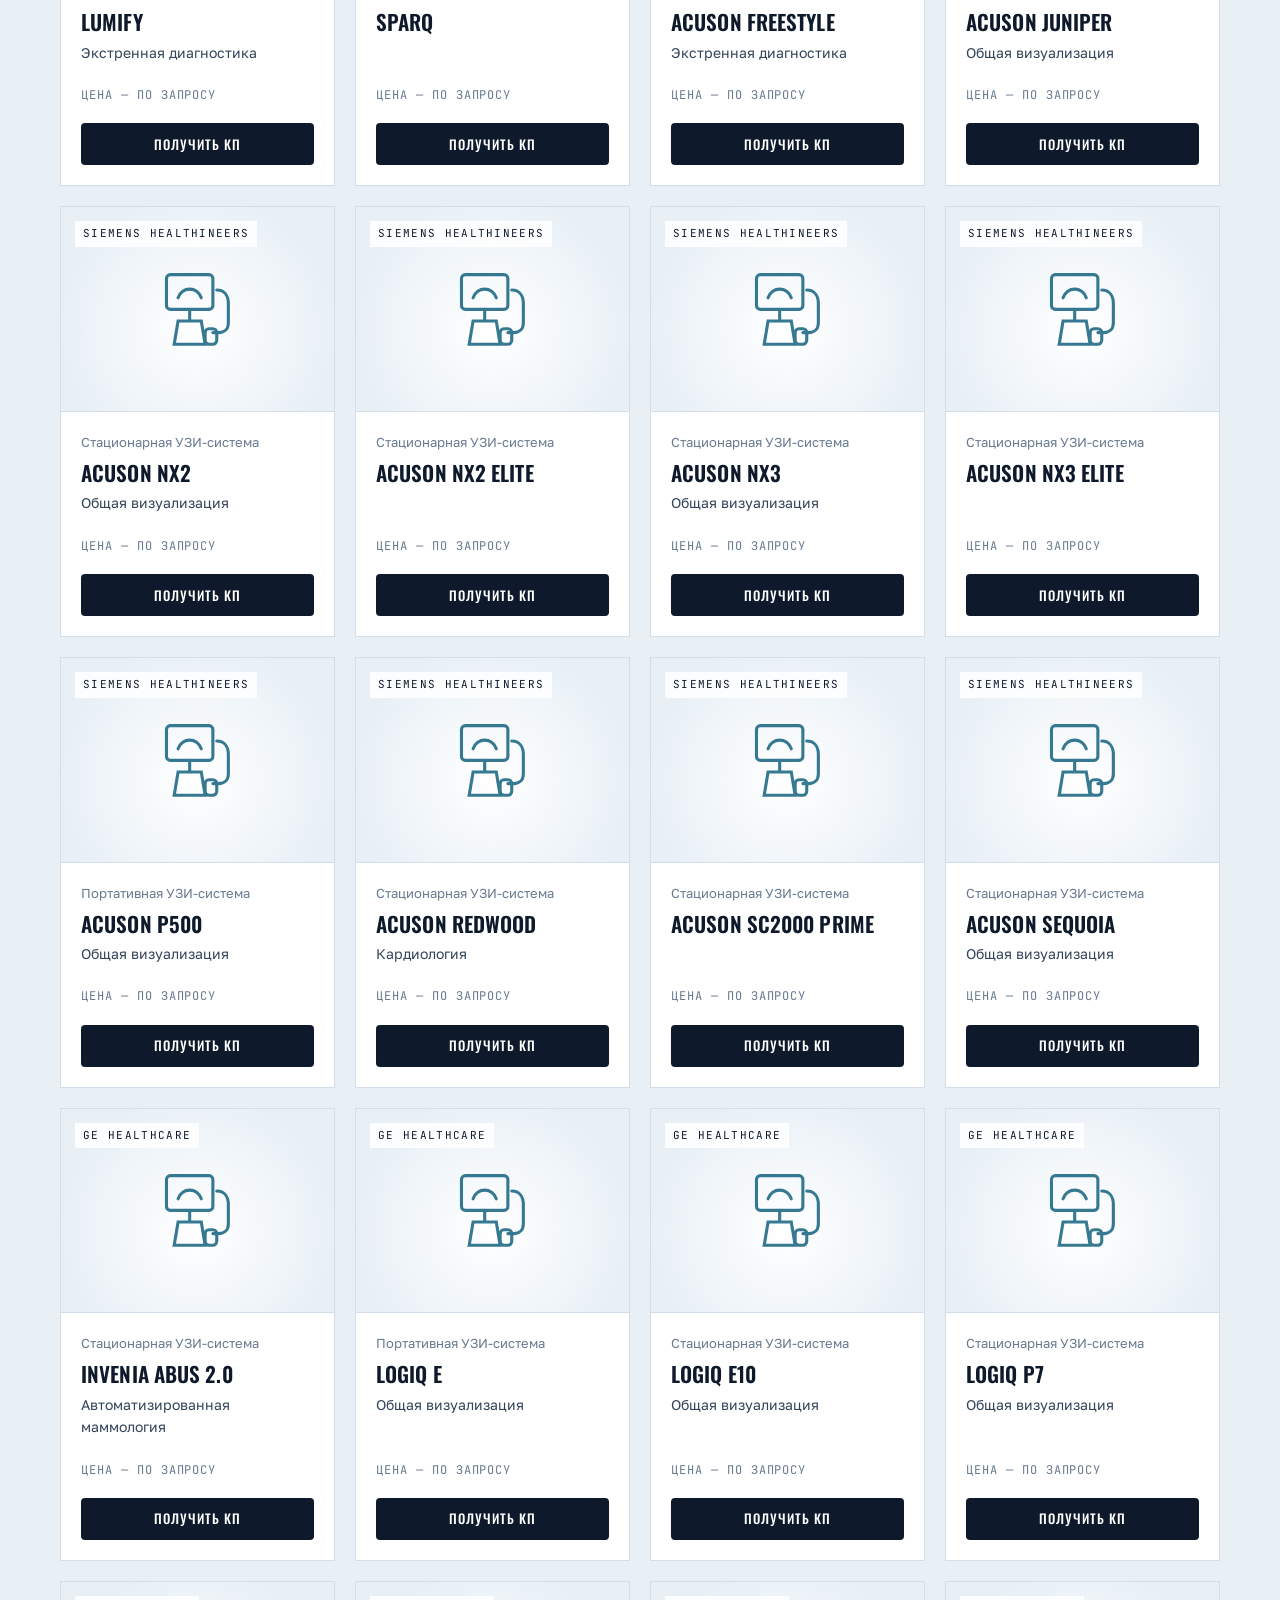
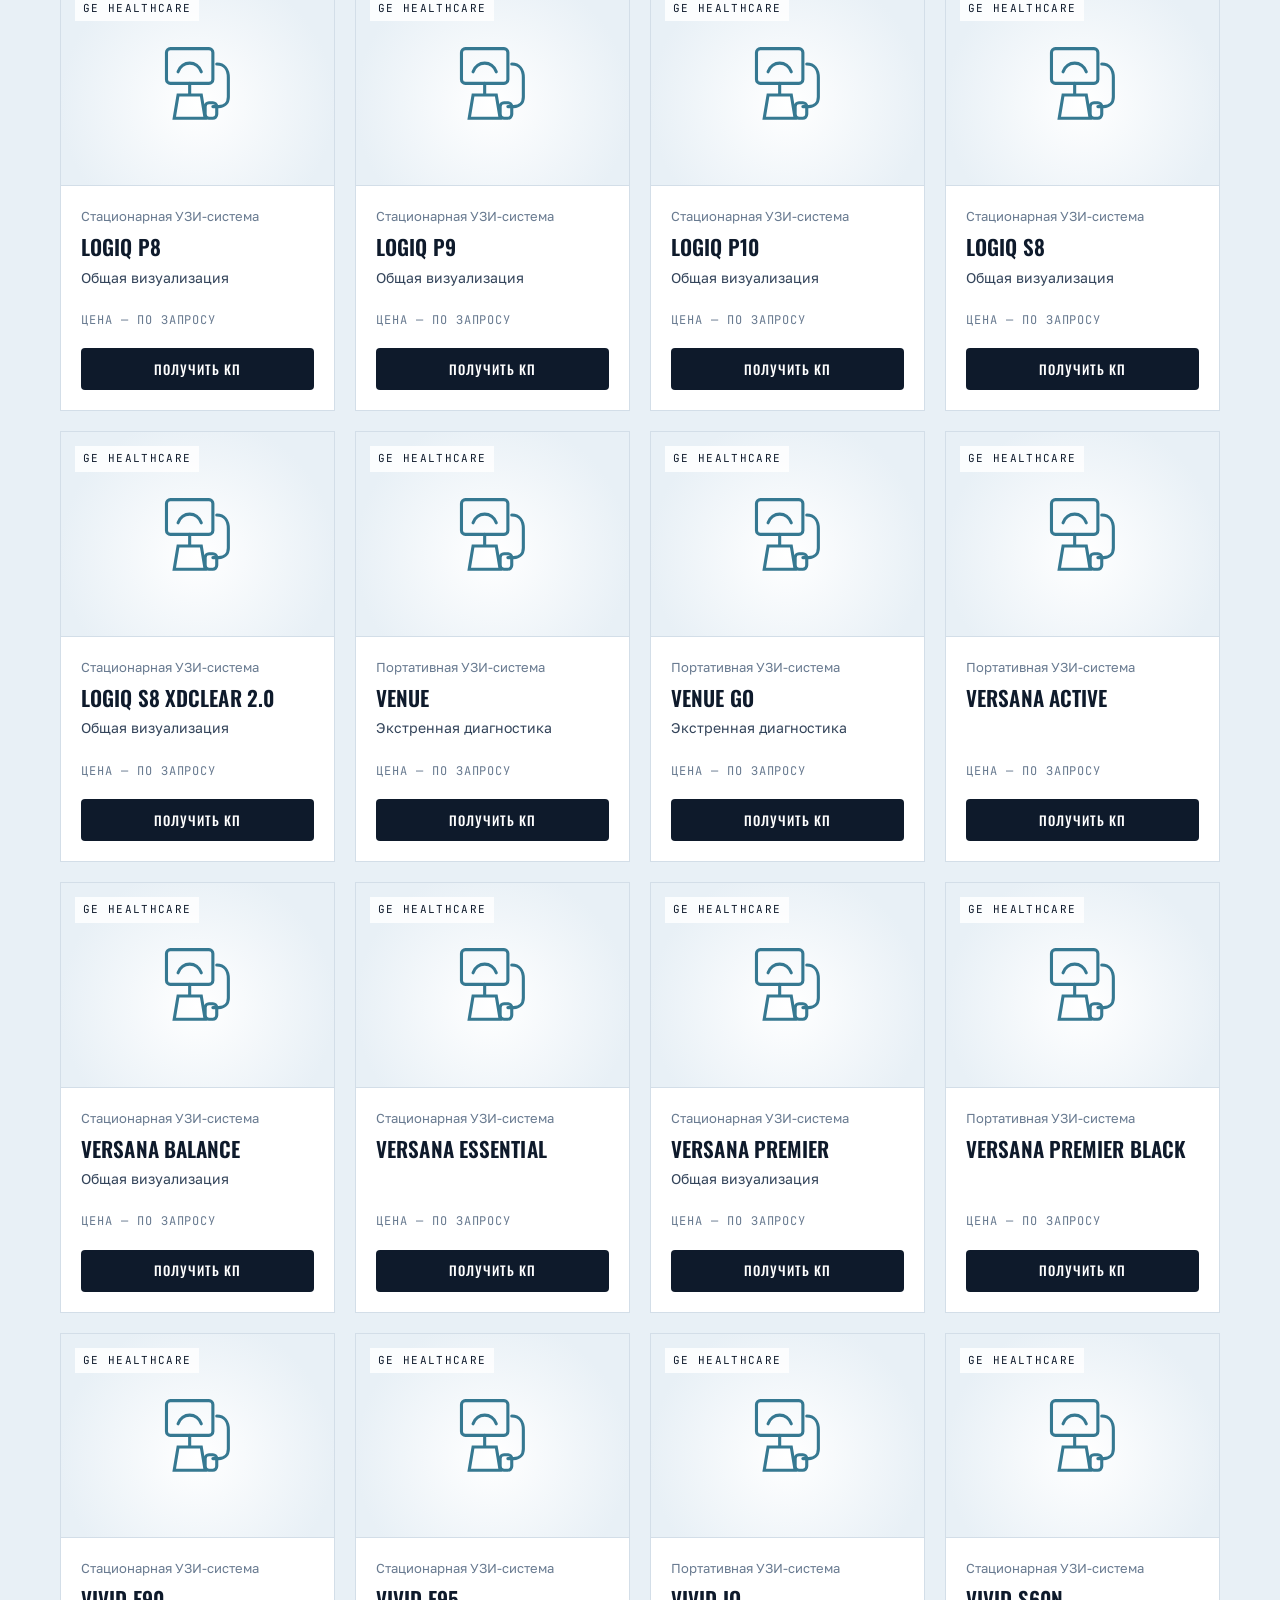
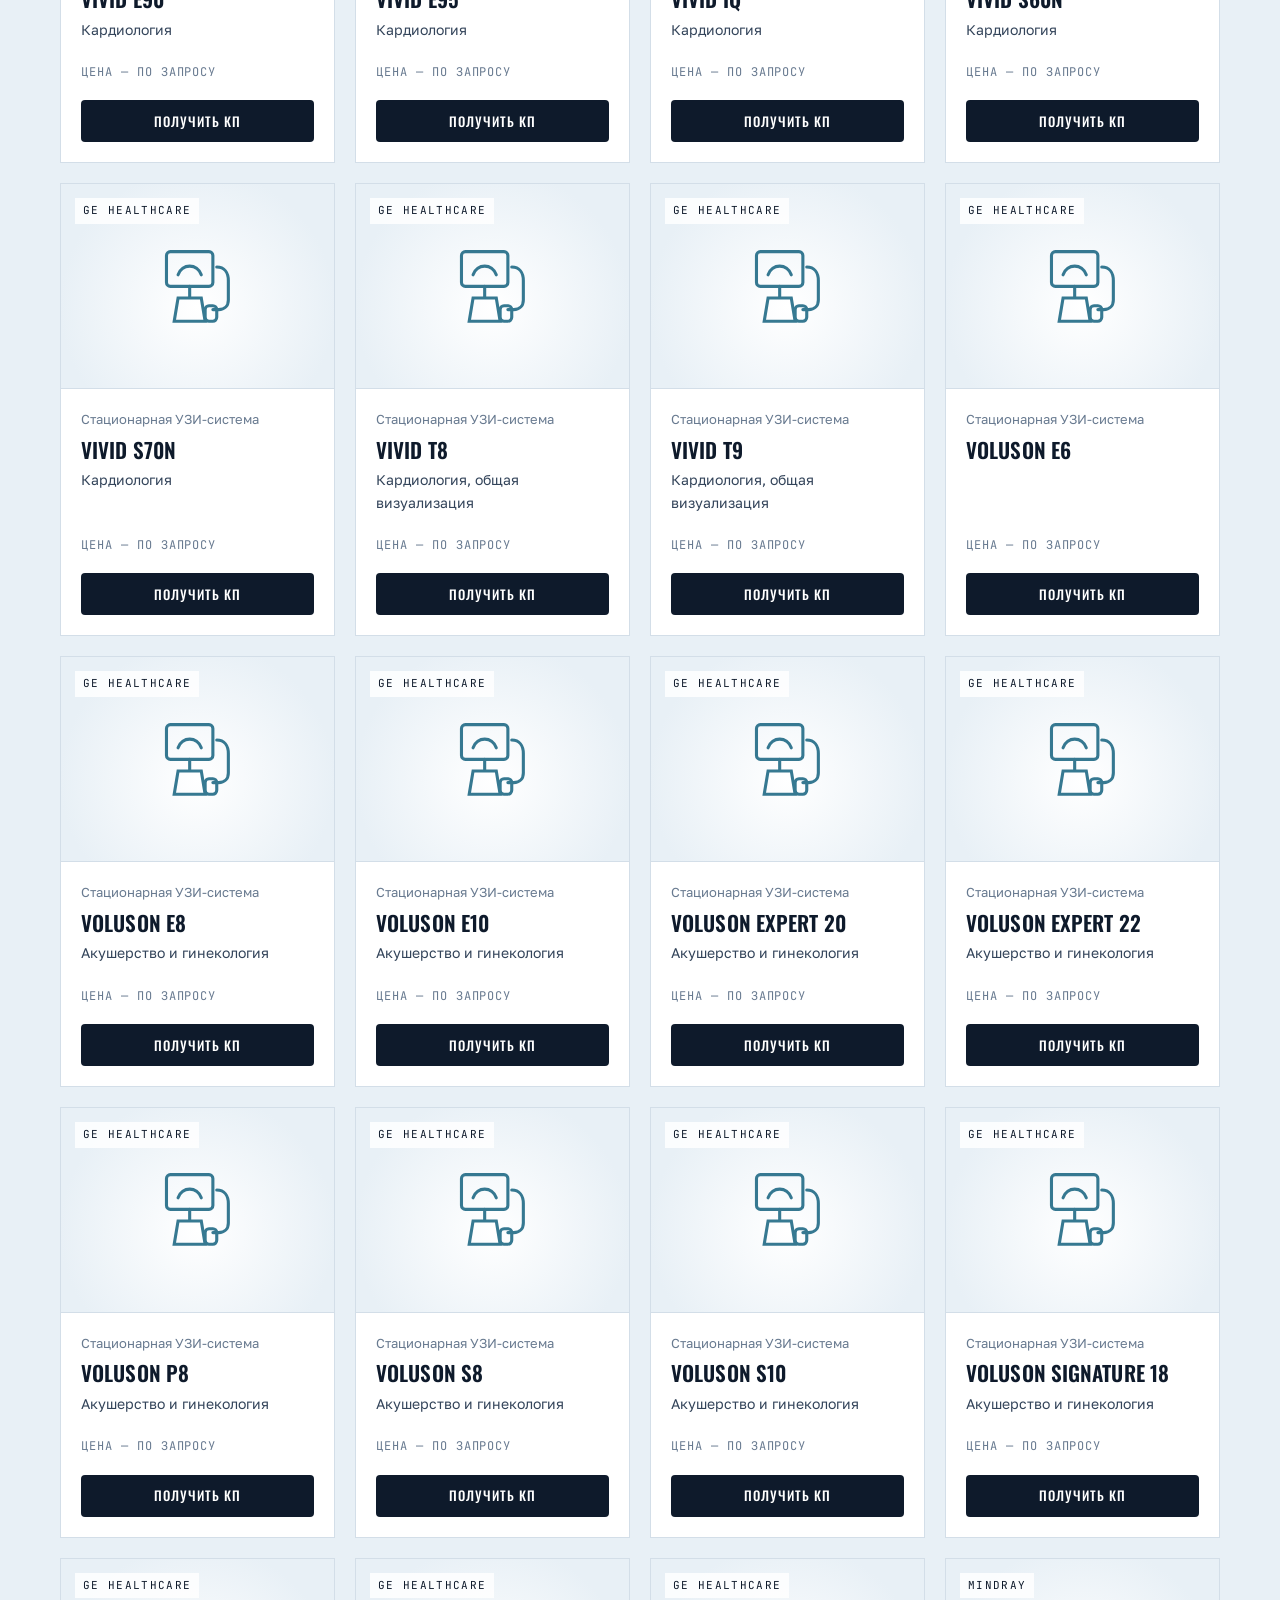
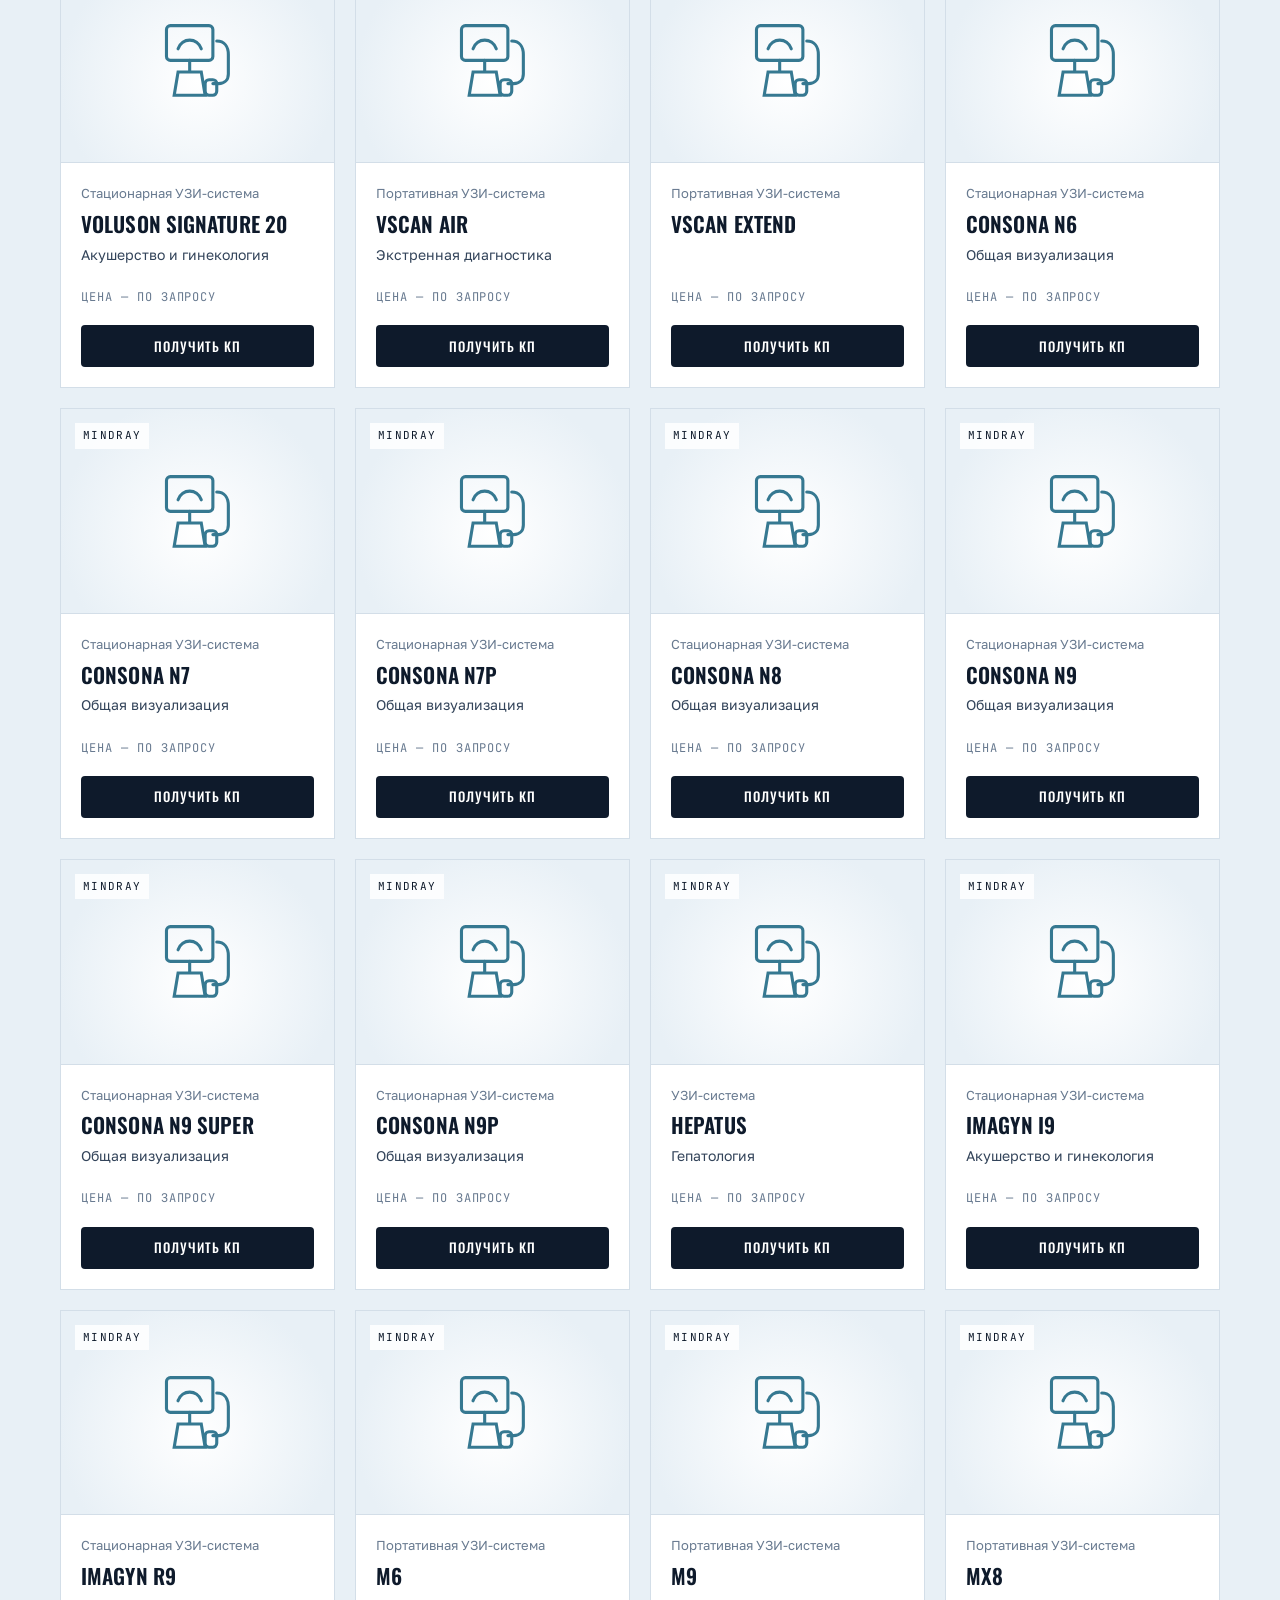
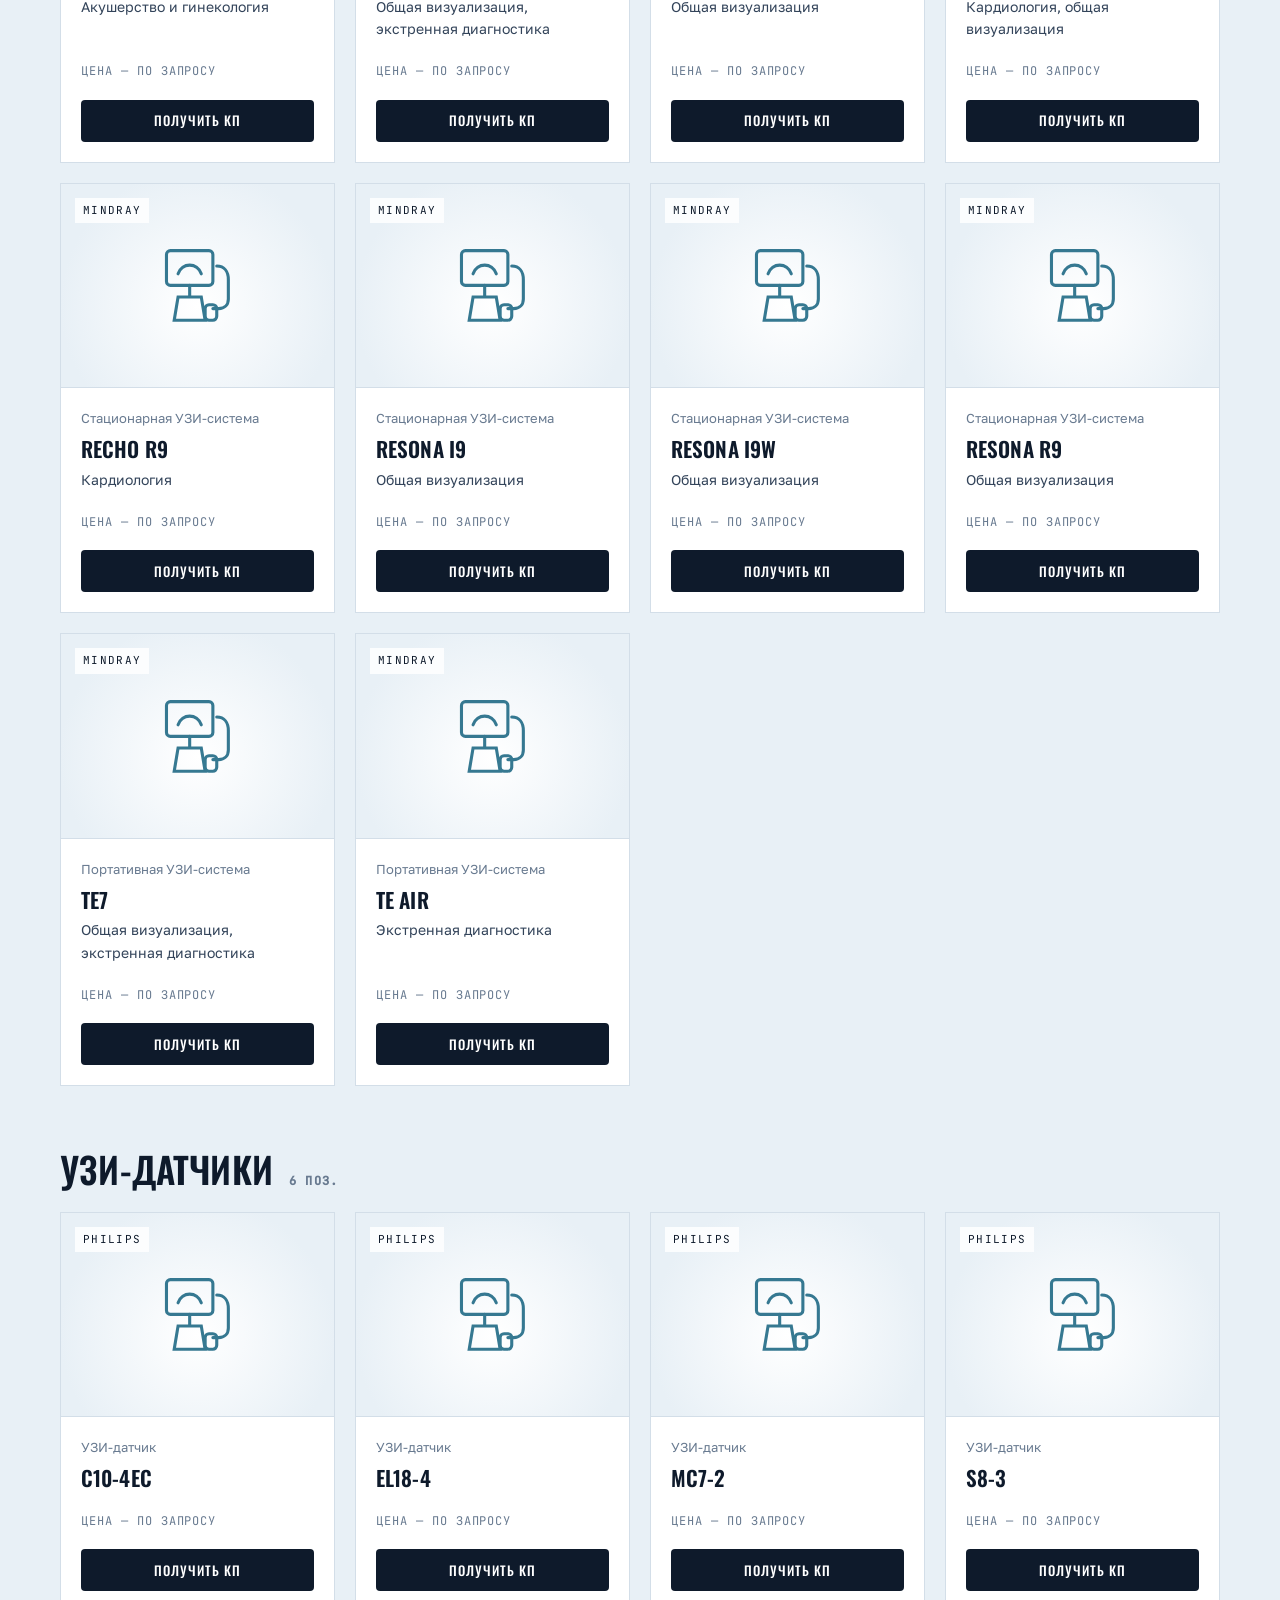
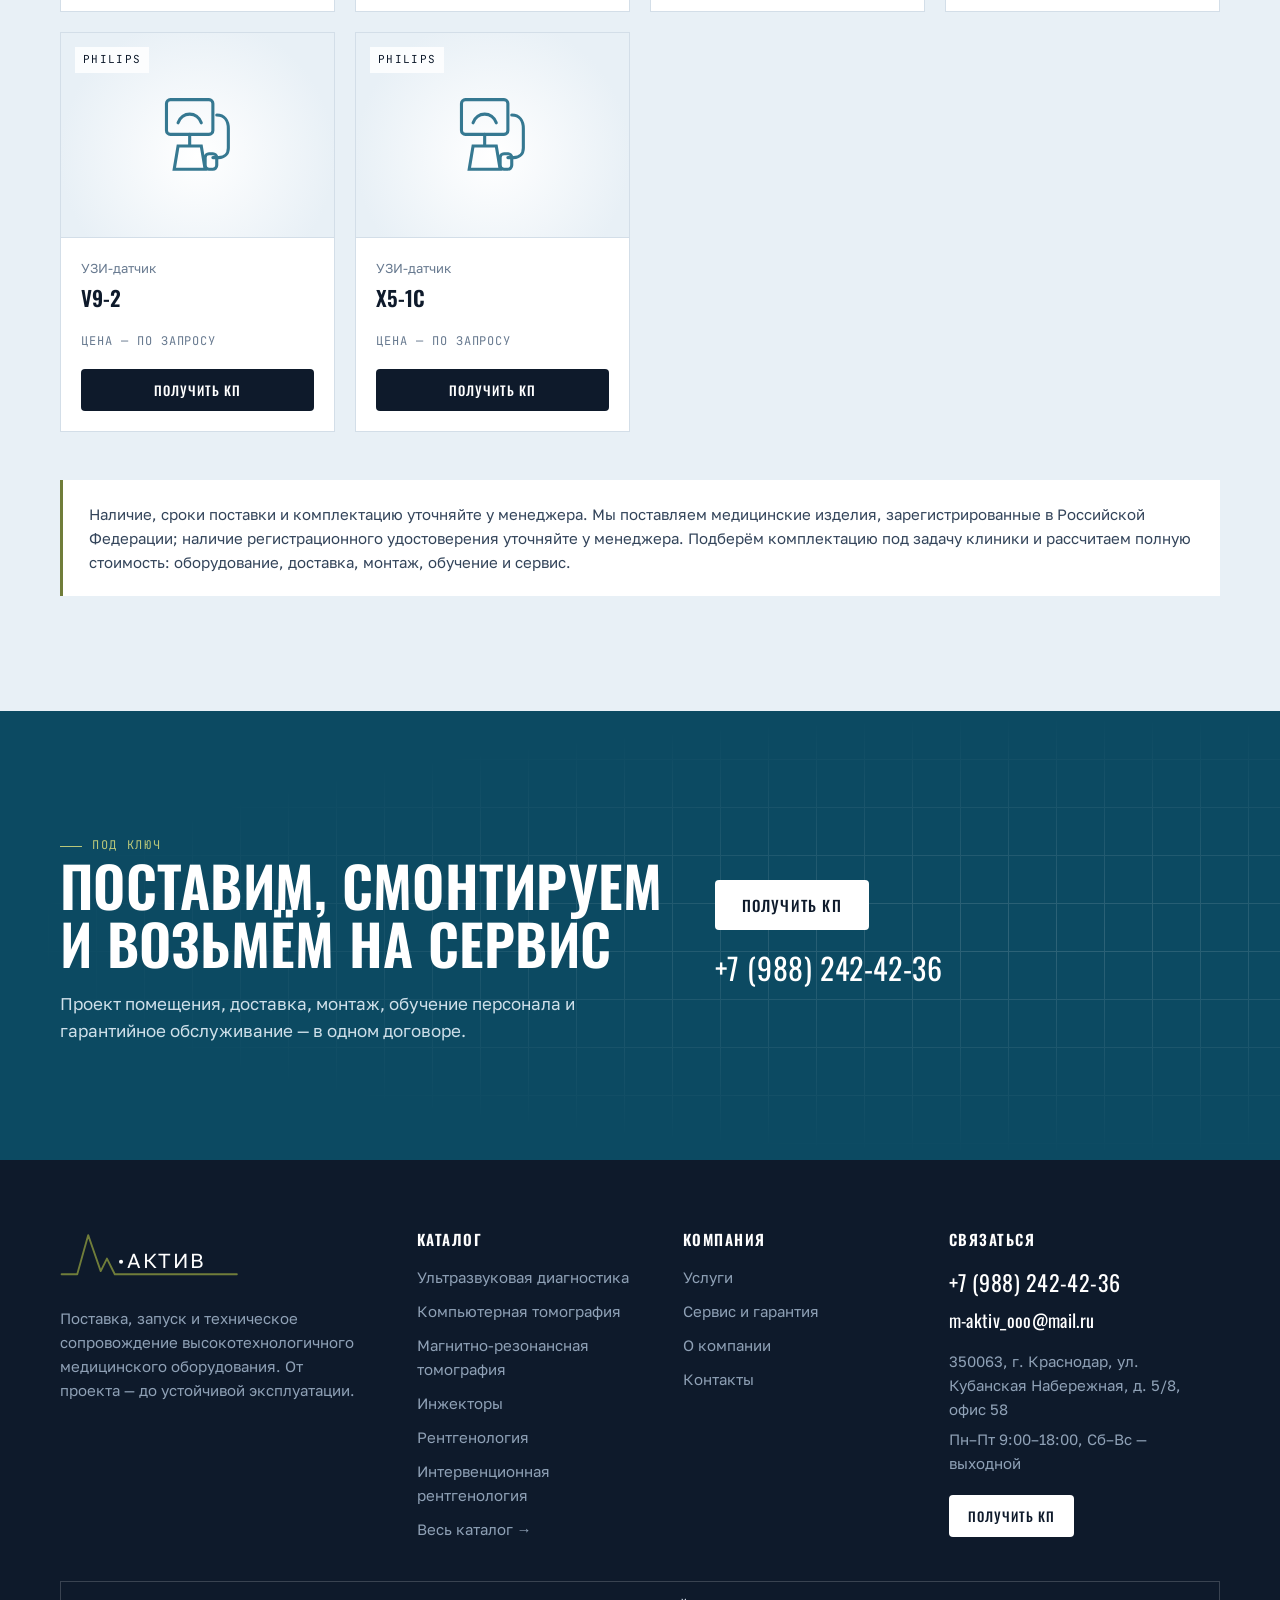
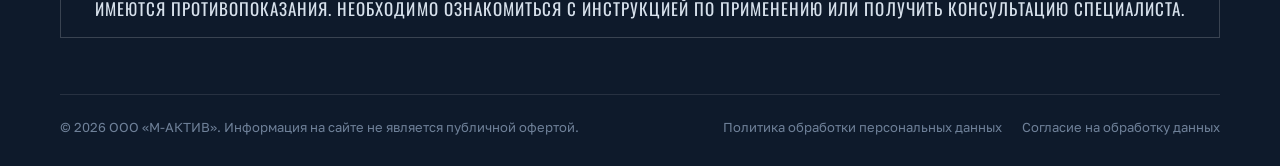
<file: category.html>
<!doctype html>
<html lang="ru">
<head>
  <meta charset="utf-8">
  <meta name="viewport" content="width=device-width, initial-scale=1">
  <title>Каталог — М-Актив</title>
  <meta name="description" content="Медицинское оборудование М-Актив: поставка, монтаж и сервис. Цены по запросу коммерческого предложения.">
  <link rel="icon" href="assets/img/favicon.svg" type="image/svg+xml">
  <link rel="stylesheet" href="assets/css/fonts.css">
  <link rel="stylesheet" href="assets/css/style.css">
</head>
<body data-page="catalog">
  <div id="site-header"></div>

  <main>
    <section class="page-hero">
      <div class="wrap">
        <nav class="crumbs"><a href="index.html">Главная</a><span>/</span><a href="catalog.html">Каталог</a><span>/</span><b id="crumb-name" style="font-weight:400"></b></nav>
        <h1 id="cat-title"></h1>
        <p class="page-hero__lead" id="cat-lead"></p>
        <div class="hero__actions"><button class="btn btn--primary" id="cat-kp" data-kp>Получить КП на направление</button></div>
      </div>
    </section>

    <section class="section section--ice" style="padding-top:clamp(40px,5vw,64px)">
      <div class="wrap">
        <div class="subnav" id="cat-switch"></div>
        <div class="brand-filter" id="brand-filter" hidden></div>
        <div id="cat-body"></div>
        <div class="note">Наличие, сроки поставки и комплектацию уточняйте у менеджера. Мы поставляем медицинские изделия, зарегистрированные в Российской Федерации; наличие регистрационного удостоверения уточняйте у менеджера. Подберём комплектацию под задачу клиники и рассчитаем полную стоимость: оборудование, доставка, монтаж, обучение и сервис.</div>
      </div>
    </section>

    <section class="section cta">
      <div class="wrap">
        <div>
          <span class="label" style="color:var(--olive-soft)">Под ключ</span>
          <h2>Поставим, смонтируем и возьмём на сервис</h2>
          <p>Проект помещения, доставка, монтаж, обучение персонала и гарантийное обслуживание — в одном договоре.</p>
        </div>
        <div class="cta__actions">
          <button class="btn btn--light" data-kp>Получить КП</button>
          <a class="cta__contact" href="tel:+79882424236">+7 (988) 242-42-36</a>
        </div>
      </div>
    </section>
  </main>

  <div id="site-footer"></div>

  <script src="assets/js/catalog-data.js"></script>
  <script src="assets/js/layout.js"></script>
  <script>
    const id = new URLSearchParams(location.search).get("c");
    const cat = CATALOG.find(c => c.id === id) || CATALOG[0];
    const esc = s => String(s).replace(/"/g, "&quot;");

    document.title = `${cat.name} — купить с монтажом и сервисом | М-Актив`;
    document.getElementById("crumb-name").textContent = cat.name;
    document.getElementById("cat-title").textContent = cat.name;
    document.getElementById("cat-lead").textContent = cat.lead;
    document.getElementById("cat-kp").dataset.kp = cat.name;

    // переключатель направлений
    document.getElementById("cat-switch").innerHTML = CATALOG.map(c =>
      `<a class="chip ${c.id === cat.id ? "is-active" : ""}" href="category.html?c=${c.id}">${c.short}</a>`).join("");

    // карточки оборудования по подразделам
    const card = it => {
      const title = it.brand && it.brand !== "—" ? `${it.brand} ${it.model}` : it.model;
      const visual = it.img ? `<img src="${it.img}" alt="${esc(title)}" loading="lazy">` : ICONS[cat.icon];
      return `
      <article class="prod" data-slug="${itemSlug(it)}" data-brand="${esc(it.brand)}">
        <div class="prod__visual">
          ${it.brand && it.brand !== "—" ? `<span class="prod__brand">${it.brand}</span>` : ""}
          ${visual}
        </div>
        <div class="prod__body">
          <span class="prod__type">${it.type}</span>
          <h3>${it.model}</h3>
          ${it.desc ? `<p class="prod__desc">${it.desc}</p>` : ""}
          <span class="prod__price">Цена — по запросу</span>
          <button class="btn btn--primary btn--sm btn--block" data-kp="${esc(title)}">Получить КП</button>
        </div>
      </article>`;
    };

    document.getElementById("cat-body").innerHTML = cat.subs.map(s => `
      <div class="sub-block">
        ${s.name ? `<h2>${s.name} <small data-count>${s.items.length} поз.</small></h2>` : ""}
        <div class="prod-grid">${s.items.map(card).join("")}</div>
      </div>`).join("");

    // фильтр по производителю
    const brandCount = {};
    cat.subs.forEach(s => s.items.forEach(it => { if (it.brand && it.brand !== "—") brandCount[it.brand] = (brandCount[it.brand] || 0) + 1; }));
    const brands = Object.keys(brandCount);
    if (brands.length > 1) {
      const bf = document.getElementById("brand-filter");
      const total = cat.subs.reduce((n, s) => n + s.items.length, 0);
      bf.innerHTML = `<span class="brand-filter__label">Производитель</span>
        <button class="chip is-active" data-brand-filter="">Все · ${total}</button>` +
        brands.map(b => `<button class="chip" data-brand-filter="${esc(b)}">${b} · ${brandCount[b]}</button>`).join("");
      bf.hidden = false;
      bf.addEventListener("click", e => {
        const btn = e.target.closest("[data-brand-filter]");
        if (!btn) return;
        const b = btn.dataset.brandFilter;
        bf.querySelectorAll(".chip").forEach(c => c.classList.toggle("is-active", c === btn));
        document.querySelectorAll(".sub-block").forEach(block => {
          let shown = 0;
          block.querySelectorAll(".prod").forEach(p => { const ok = !b || p.dataset.brand === b; p.hidden = !ok; if (ok) shown++; });
          block.hidden = shown === 0;
          const cnt = block.querySelector("[data-count]");
          if (cnt) cnt.textContent = `${shown} поз.`;
        });
      });
    }

    initLayout();

    // подсветить модель, найденную через поиск
    const hit = new URLSearchParams(location.search).get("item");
    if (hit) {
      const el = [...document.querySelectorAll(".prod")].find(p => p.dataset.slug === hit);
      if (el) { el.classList.add("prod--hit"); setTimeout(() => el.scrollIntoView({ block: "center", behavior: "smooth" }), 250); }
    }
  </script>
</body>
</html>
</file>
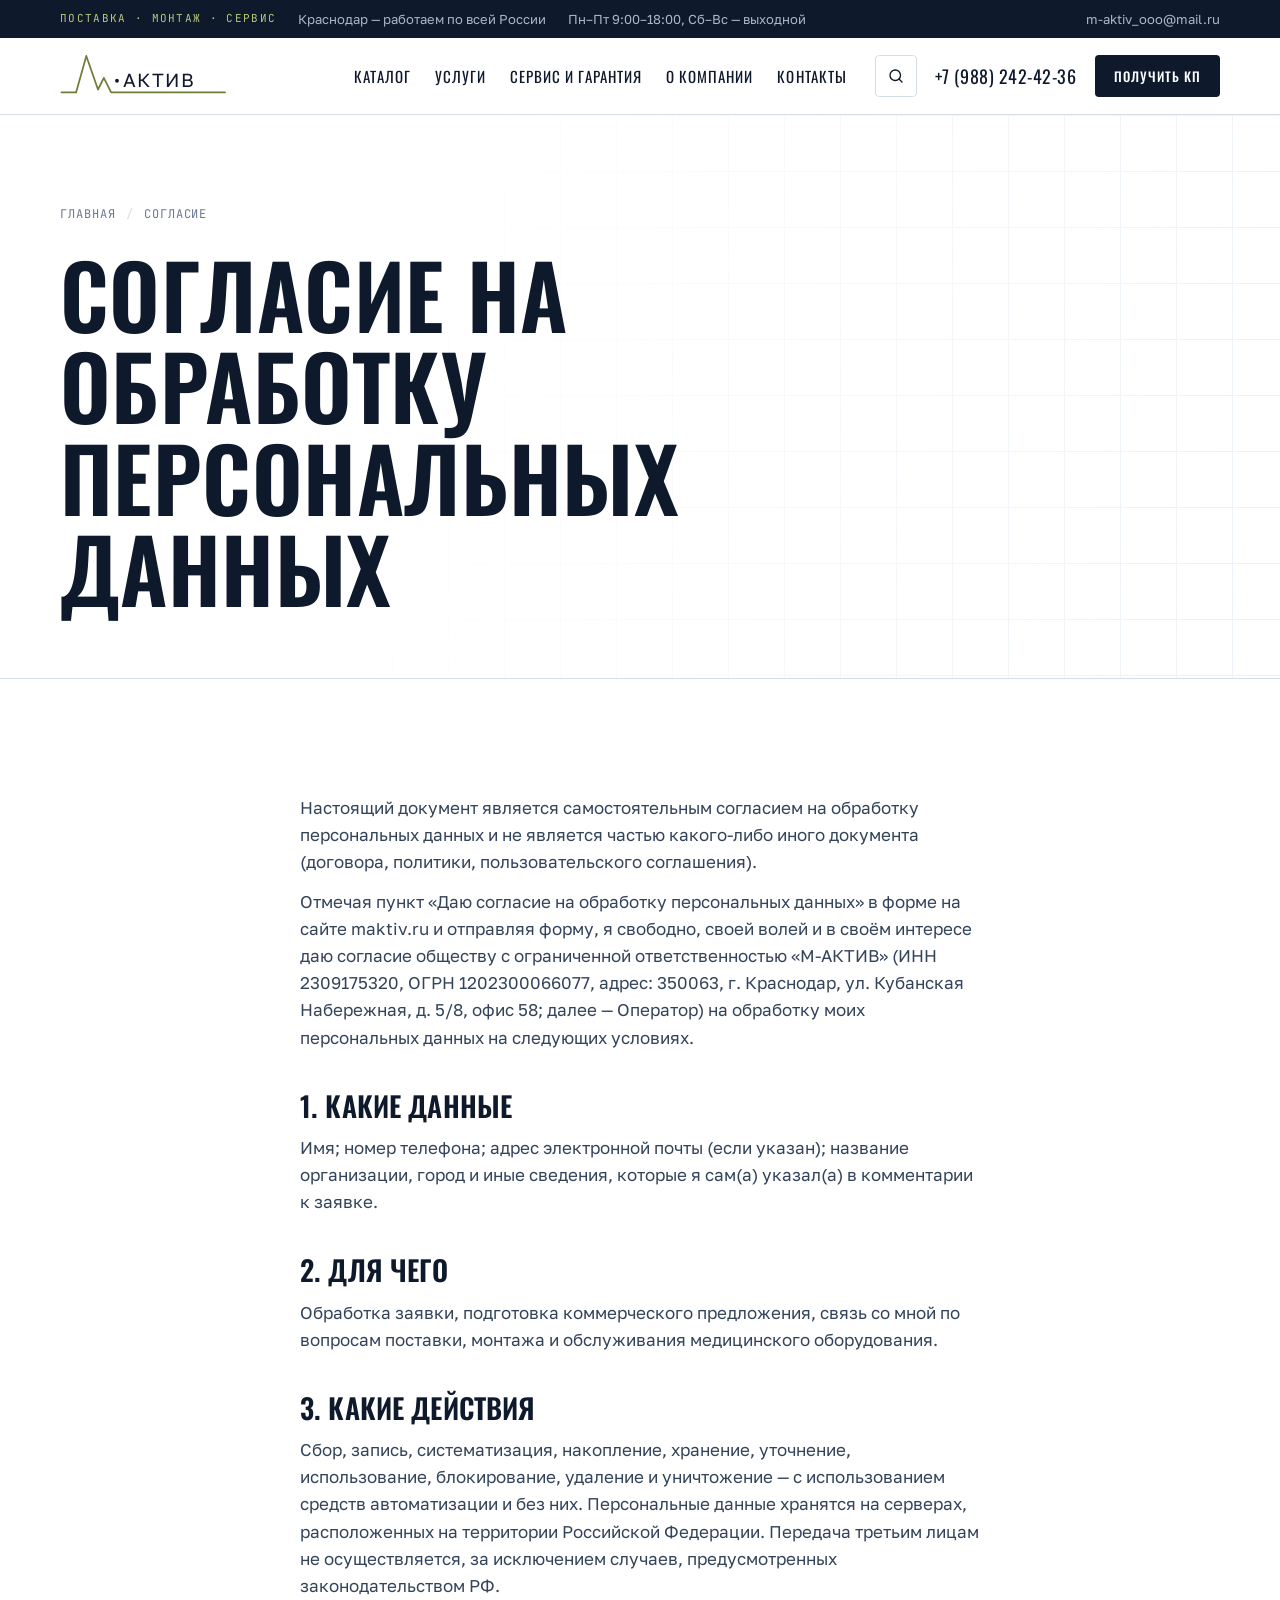
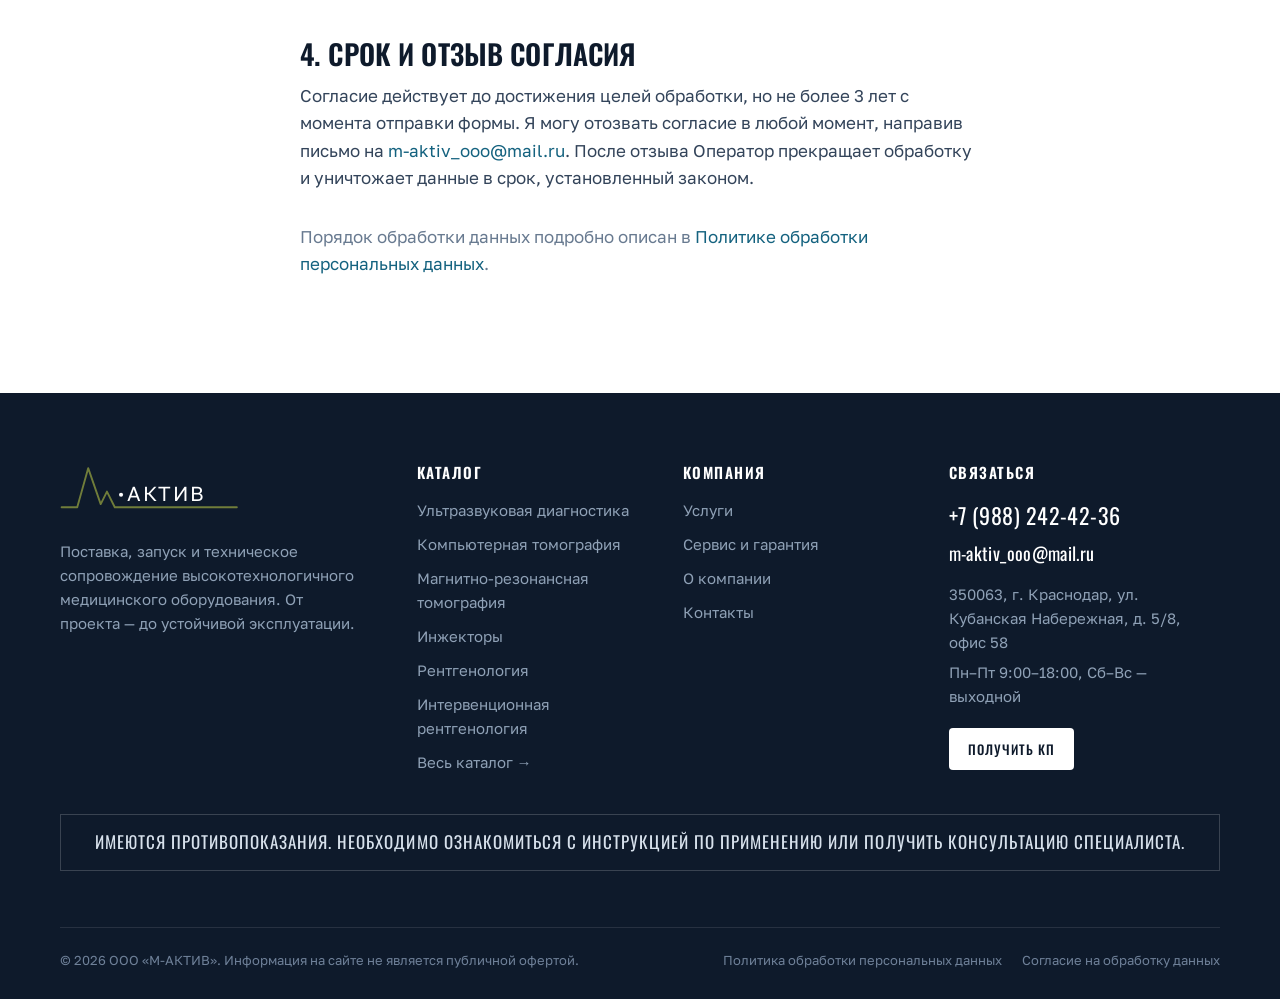
<file: consent.html>
<!doctype html>
<html lang="ru">
<head>
  <meta charset="utf-8">
  <meta name="viewport" content="width=device-width, initial-scale=1">
  <title>Согласие на обработку персональных данных — М-Актив</title>
  <meta name="robots" content="noindex">
  <link rel="icon" href="assets/img/favicon.svg" type="image/svg+xml">
  <link rel="stylesheet" href="assets/css/fonts.css">
  <link rel="stylesheet" href="assets/css/style.css">
</head>
<body data-page="consent">
  <div id="site-header"></div>

  <main>
    <section class="page-hero">
      <div class="wrap">
        <nav class="crumbs"><a href="index.html">Главная</a><span>/</span>Согласие</nav>
        <h1>Согласие на обработку персональных данных</h1>
      </div>
    </section>

    <section class="section section--white">
      <div class="wrap prose">
        <!-- ЧЕРНОВИК: перед запуском проверить у юриста (ст. 9 Федерального закона № 152-ФЗ) -->
        <p>Настоящий документ является самостоятельным согласием на обработку персональных данных и не является частью какого-либо иного документа (договора, политики, пользовательского соглашения).</p>

        <p>Отмечая пункт «Даю согласие на обработку персональных данных» в форме на сайте maktiv.ru и отправляя форму, я свободно, своей волей и в своём интересе даю согласие обществу с ограниченной ответственностью «М-АКТИВ» (ИНН 2309175320, ОГРН 1202300066077, адрес: 350063, г. Краснодар, ул. Кубанская Набережная, д. 5/8, офис 58; далее — Оператор) на обработку моих персональных данных на следующих условиях.</p>

        <h2>1. Какие данные</h2>
        <p>Имя; номер телефона; адрес электронной почты (если указан); название организации, город и иные сведения, которые я сам(а) указал(а) в комментарии к заявке.</p>

        <h2>2. Для чего</h2>
        <p>Обработка заявки, подготовка коммерческого предложения, связь со мной по вопросам поставки, монтажа и обслуживания медицинского оборудования.</p>

        <h2>3. Какие действия</h2>
        <p>Сбор, запись, систематизация, накопление, хранение, уточнение, использование, блокирование, удаление и уничтожение — с использованием средств автоматизации и без них. Персональные данные хранятся на серверах, расположенных на территории Российской Федерации. Передача третьим лицам не осуществляется, за исключением случаев, предусмотренных законодательством РФ.</p>

        <h2>4. Срок и отзыв согласия</h2>
        <p>Согласие действует до достижения целей обработки, но не более 3 лет с момента отправки формы. Я могу отозвать согласие в любой момент, направив письмо на <a href="mailto:m-aktiv_ooo@mail.ru" style="color:var(--accent)">m-aktiv_ooo@mail.ru</a>. После отзыва Оператор прекращает обработку и уничтожает данные в срок, установленный законом.</p>

        <p style="margin-top:32px;color:var(--muted)">Порядок обработки данных подробно описан в <a href="privacy.html" style="color:var(--accent)">Политике обработки персональных данных</a>.</p>
      </div>
    </section>
  </main>

  <div id="site-footer"></div>

  <script src="assets/js/catalog-data.js"></script>
  <script src="assets/js/layout.js"></script>
  <script>initLayout();</script>
</body>
</html>
</file>
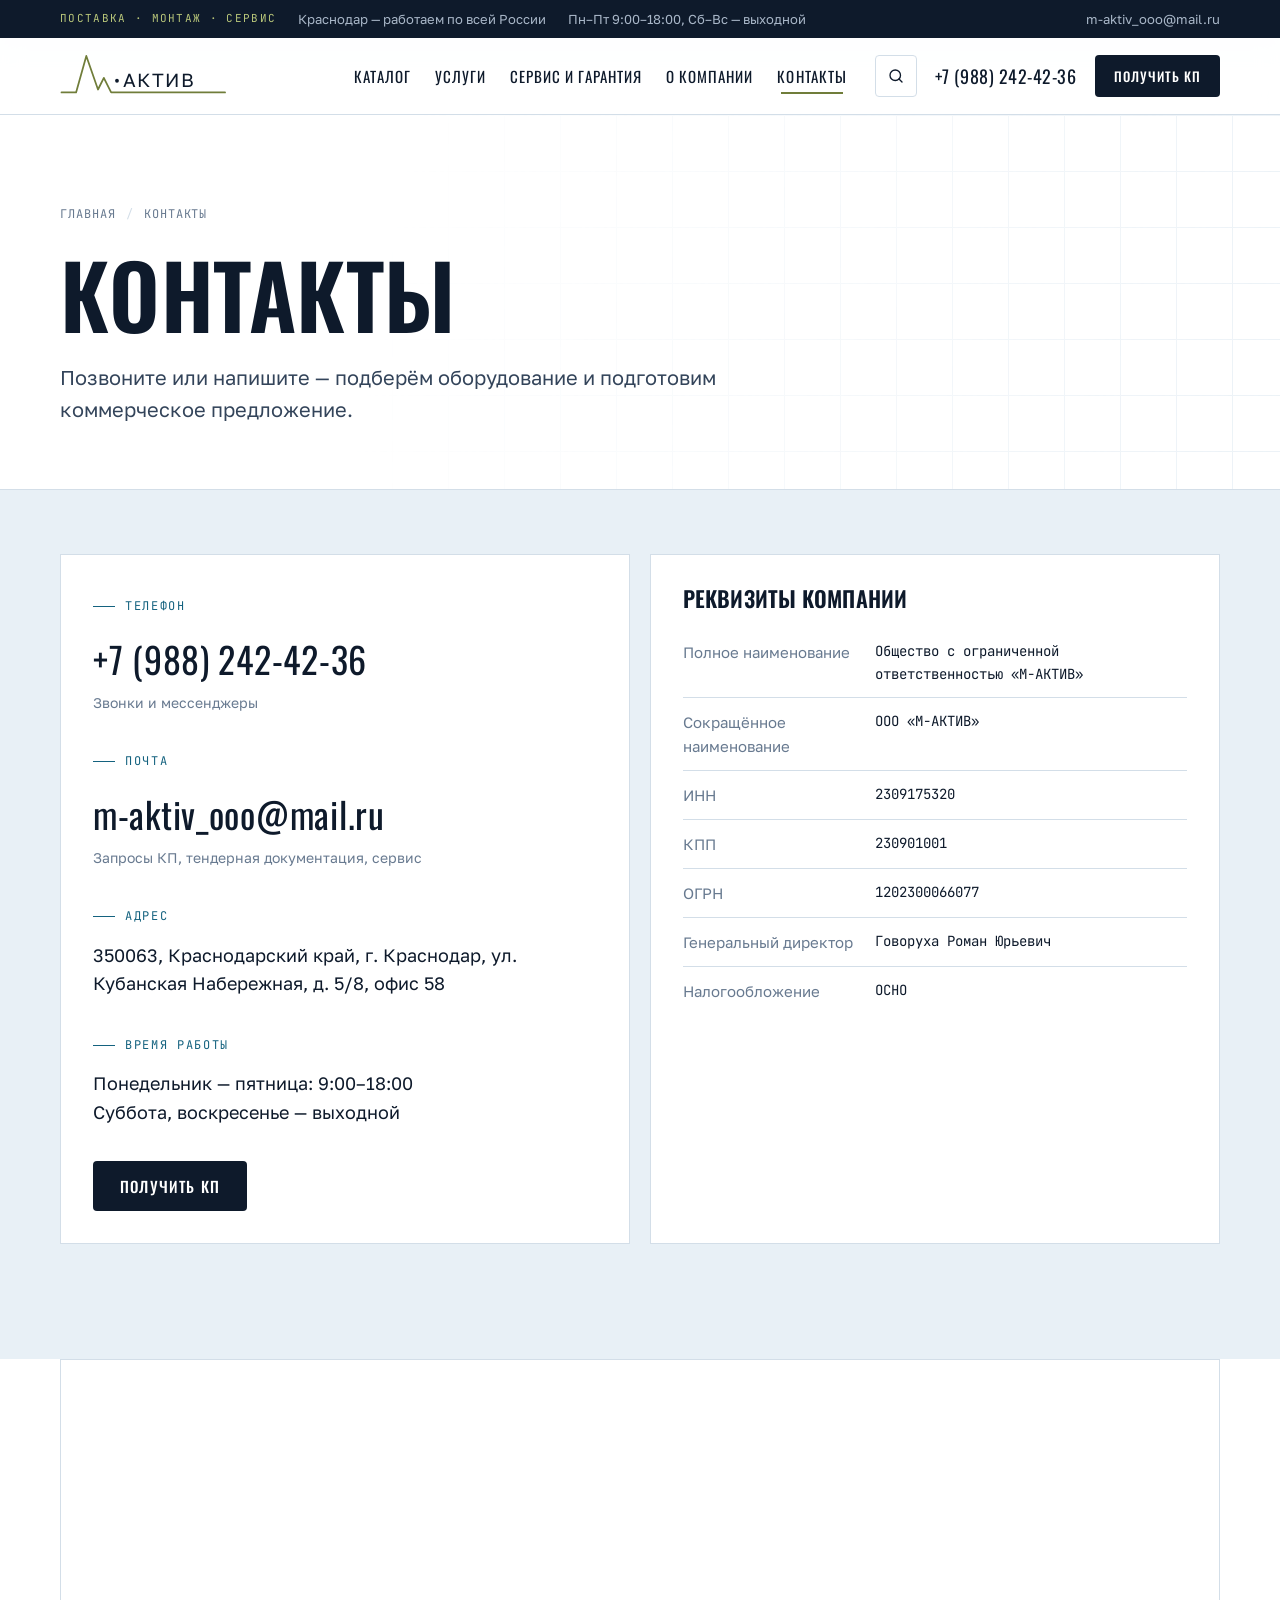
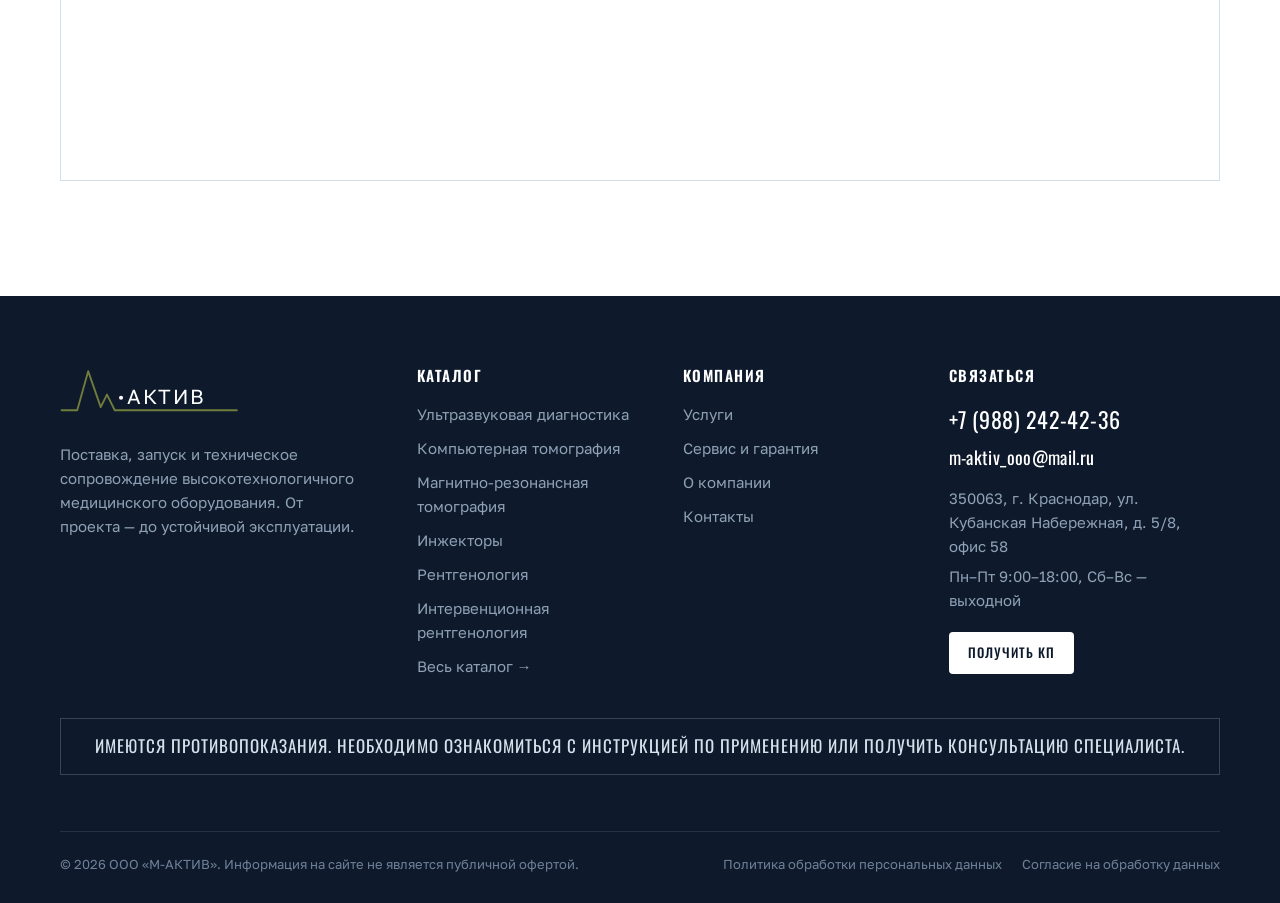
<file: contacts.html>
<!doctype html>
<html lang="ru">
<head>
  <meta charset="utf-8">
  <meta name="viewport" content="width=device-width, initial-scale=1">
  <title>Контакты и реквизиты — М-Актив</title>
  <meta name="description" content="Контакты ООО «М-Актив»: телефон +7 (988) 242-42-36, почта m-aktiv_ooo@mail.ru, г. Краснодар. Пн–Пт 9:00–18:00.">
  <link rel="icon" href="assets/img/favicon.svg" type="image/svg+xml">
  <link rel="stylesheet" href="assets/css/fonts.css">
  <link rel="stylesheet" href="assets/css/style.css">
</head>
<body data-page="contacts">
  <div id="site-header"></div>

  <main>
    <section class="page-hero">
      <div class="wrap">
        <nav class="crumbs"><a href="index.html">Главная</a><span>/</span>Контакты</nav>
        <h1>Контакты</h1>
        <p class="page-hero__lead">Позвоните или напишите — подберём оборудование и подготовим коммерческое предложение.</p>
      </div>
    </section>

    <section class="section section--ice" style="padding-top:clamp(40px,5vw,64px)">
      <div class="wrap">
        <div class="contact-grid">
          <div class="contact-card reveal">
            <span class="label">Телефон</span>
            <a class="contact-big" href="tel:+79882424236" style="margin-top:14px">+7 (988) 242-42-36</a>
            <p class="contact-sub">Звонки и мессенджеры</p>
            <div style="height:28px"></div>
            <span class="label">Почта</span>
            <a class="contact-big" href="mailto:m-aktiv_ooo@mail.ru" style="margin-top:14px">m-aktiv_ooo@mail.ru</a>
            <p class="contact-sub">Запросы КП, тендерная документация, сервис</p>
            <div style="height:28px"></div>
            <span class="label">Адрес</span>
            <p style="margin-top:14px;color:var(--ink);font-size:18px">350063, Краснодарский край, г. Краснодар, ул. Кубанская Набережная, д. 5/8, офис 58</p>
            <div style="height:28px"></div>
            <span class="label">Время работы</span>
            <p style="margin-top:14px;color:var(--ink);font-size:18px">Понедельник — пятница: 9:00–18:00<br>Суббота, воскресенье — выходной</p>
            <div class="hero__actions"><button class="btn btn--primary" data-kp>Получить КП</button></div>
          </div>

          <div class="contact-card reveal">
            <h3>Реквизиты компании</h3>
            <table class="req">
              <tr><td>Полное наименование</td><td>Общество с ограниченной ответственностью «М-АКТИВ»</td></tr>
              <tr><td>Сокращённое наименование</td><td>ООО «М-АКТИВ»</td></tr>
              <tr><td>ИНН</td><td>2309175320</td></tr>
              <tr><td>КПП</td><td>230901001</td></tr>
              <tr><td>ОГРН</td><td>1202300066077</td></tr>
              <tr><td>Генеральный директор</td><td>Говоруха Роман Юрьевич</td></tr>
              <tr><td>Налогообложение</td><td>ОСНО</td></tr>
            </table>
          </div>
        </div>
        <div class="contact-card reveal" id="lic-block" style="margin-top:20px" hidden>
          <h3>Лицензии</h3>
          <ul class="lic-list" id="lic-list"></ul>
        </div>
      </div>
    </section>

    <section class="section section--white" style="padding-top:0">
      <div class="wrap">
        <div class="reveal" style="border:1px solid var(--line);overflow:hidden">
          <iframe title="Карта: офис М-Актив в Краснодаре" src="https://yandex.ru/map-widget/v1/?text=%D0%9A%D1%80%D0%B0%D1%81%D0%BD%D0%BE%D0%B4%D0%B0%D1%80%2C%20%D0%9A%D1%83%D0%B1%D0%B0%D0%BD%D1%81%D0%BA%D0%B0%D1%8F%20%D0%9D%D0%B0%D0%B1%D0%B5%D1%80%D0%B5%D0%B6%D0%BD%D0%B0%D1%8F%205%2F8&z=16" width="100%" height="420" style="border:0;display:block" loading="lazy"></iframe>
        </div>
      </div>
    </section>
  </main>

  <div id="site-footer"></div>

  <script src="assets/js/catalog-data.js"></script>
  <script src="assets/js/layout.js"></script>
  <script>
    if (SITE.licenses.length) {
      document.getElementById("lic-list").innerHTML = licensesHTML();
      document.getElementById("lic-block").hidden = false;
    }
    initLayout();
  </script>
</body>
</html>
</file>
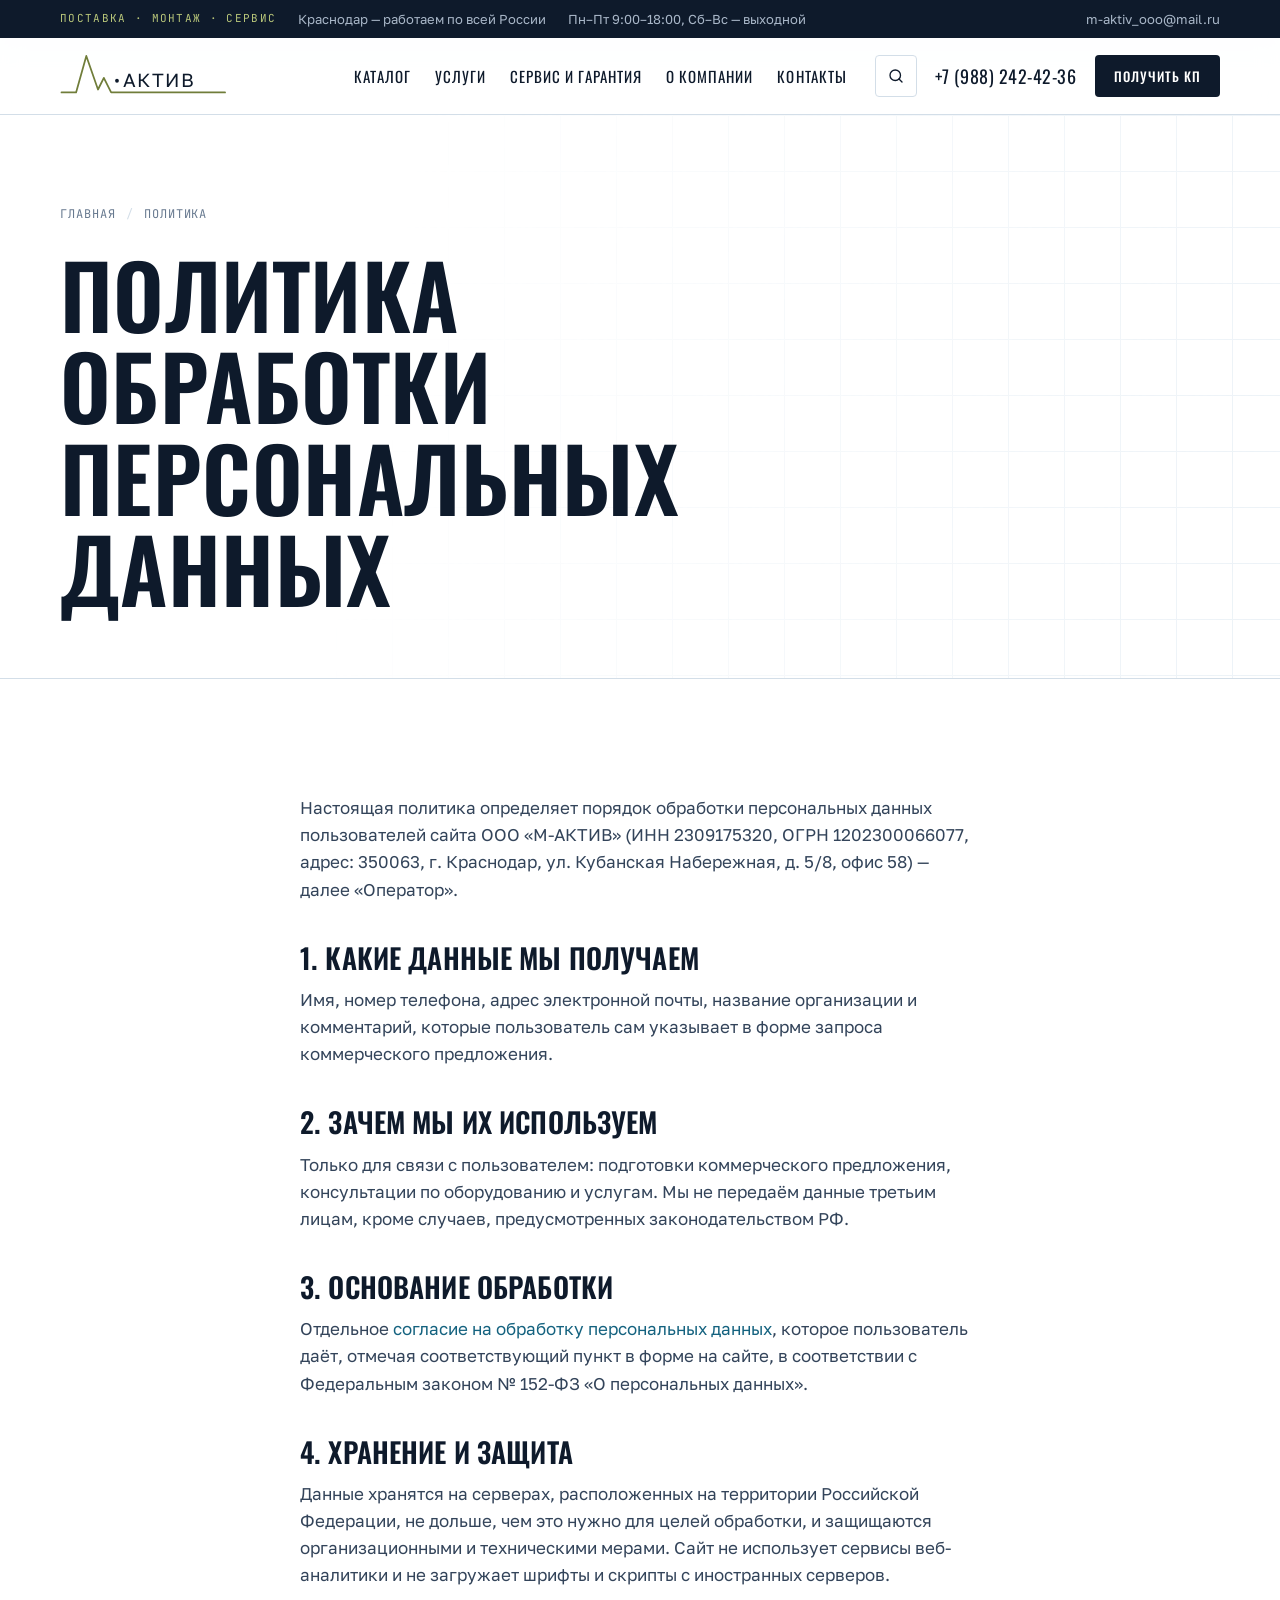
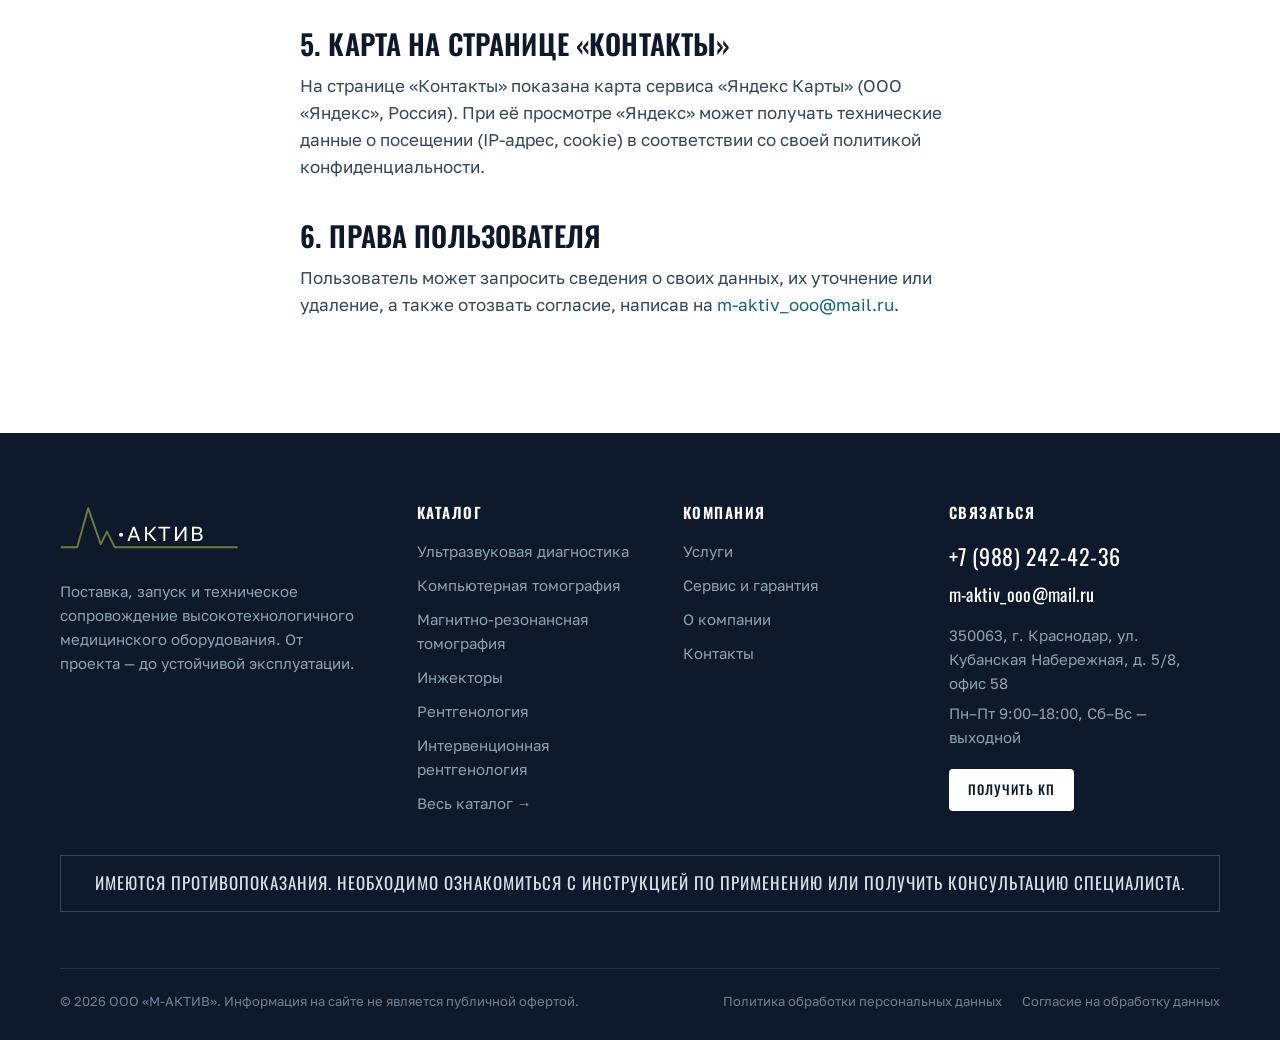
<file: privacy.html>
<!doctype html>
<html lang="ru">
<head>
  <meta charset="utf-8">
  <meta name="viewport" content="width=device-width, initial-scale=1">
  <title>Политика обработки персональных данных — М-Актив</title>
  <meta name="robots" content="noindex">
  <link rel="icon" href="assets/img/favicon.svg" type="image/svg+xml">
  <link rel="stylesheet" href="assets/css/fonts.css">
  <link rel="stylesheet" href="assets/css/style.css">
</head>
<body data-page="privacy">
  <div id="site-header"></div>

  <main>
    <section class="page-hero">
      <div class="wrap">
        <nav class="crumbs"><a href="index.html">Главная</a><span>/</span>Политика</nav>
        <h1>Политика обработки персональных данных</h1>
      </div>
    </section>

    <section class="section section--white">
      <div class="wrap prose">
        <!-- ЧЕРНОВИК: перед публикацией сайта текст нужно проверить юристом (152-ФЗ) -->
        <p>Настоящая политика определяет порядок обработки персональных данных пользователей сайта ООО «М-АКТИВ» (ИНН 2309175320, ОГРН 1202300066077, адрес: 350063, г. Краснодар, ул. Кубанская Набережная, д. 5/8, офис 58) — далее «Оператор».</p>

        <h2>1. Какие данные мы получаем</h2>
        <p>Имя, номер телефона, адрес электронной почты, название организации и комментарий, которые пользователь сам указывает в форме запроса коммерческого предложения.</p>

        <h2>2. Зачем мы их используем</h2>
        <p>Только для связи с пользователем: подготовки коммерческого предложения, консультации по оборудованию и услугам. Мы не передаём данные третьим лицам, кроме случаев, предусмотренных законодательством РФ.</p>

        <h2>3. Основание обработки</h2>
        <p>Отдельное <a href="consent.html" style="color:var(--accent)">согласие на обработку персональных данных</a>, которое пользователь даёт, отмечая соответствующий пункт в форме на сайте, в соответствии с Федеральным законом № 152-ФЗ «О персональных данных».</p>

        <h2>4. Хранение и защита</h2>
        <p>Данные хранятся на серверах, расположенных на территории Российской Федерации, не дольше, чем это нужно для целей обработки, и защищаются организационными и техническими мерами. Сайт не использует сервисы веб-аналитики и не загружает шрифты и скрипты с иностранных серверов.</p>

        <h2>5. Карта на странице «Контакты»</h2>
        <p>На странице «Контакты» показана карта сервиса «Яндекс Карты» (ООО «Яндекс», Россия). При её просмотре «Яндекс» может получать технические данные о посещении (IP-адрес, cookie) в соответствии со своей политикой конфиденциальности.</p>

        <h2>6. Права пользователя</h2>
        <p>Пользователь может запросить сведения о своих данных, их уточнение или удаление, а также отозвать согласие, написав на <a href="mailto:m-aktiv_ooo@mail.ru" style="color:var(--accent)">m-aktiv_ooo@mail.ru</a>.</p>
      </div>
    </section>
  </main>

  <div id="site-footer"></div>

  <script src="assets/js/catalog-data.js"></script>
  <script src="assets/js/layout.js"></script>
  <script>initLayout();</script>
</body>
</html>
</file>
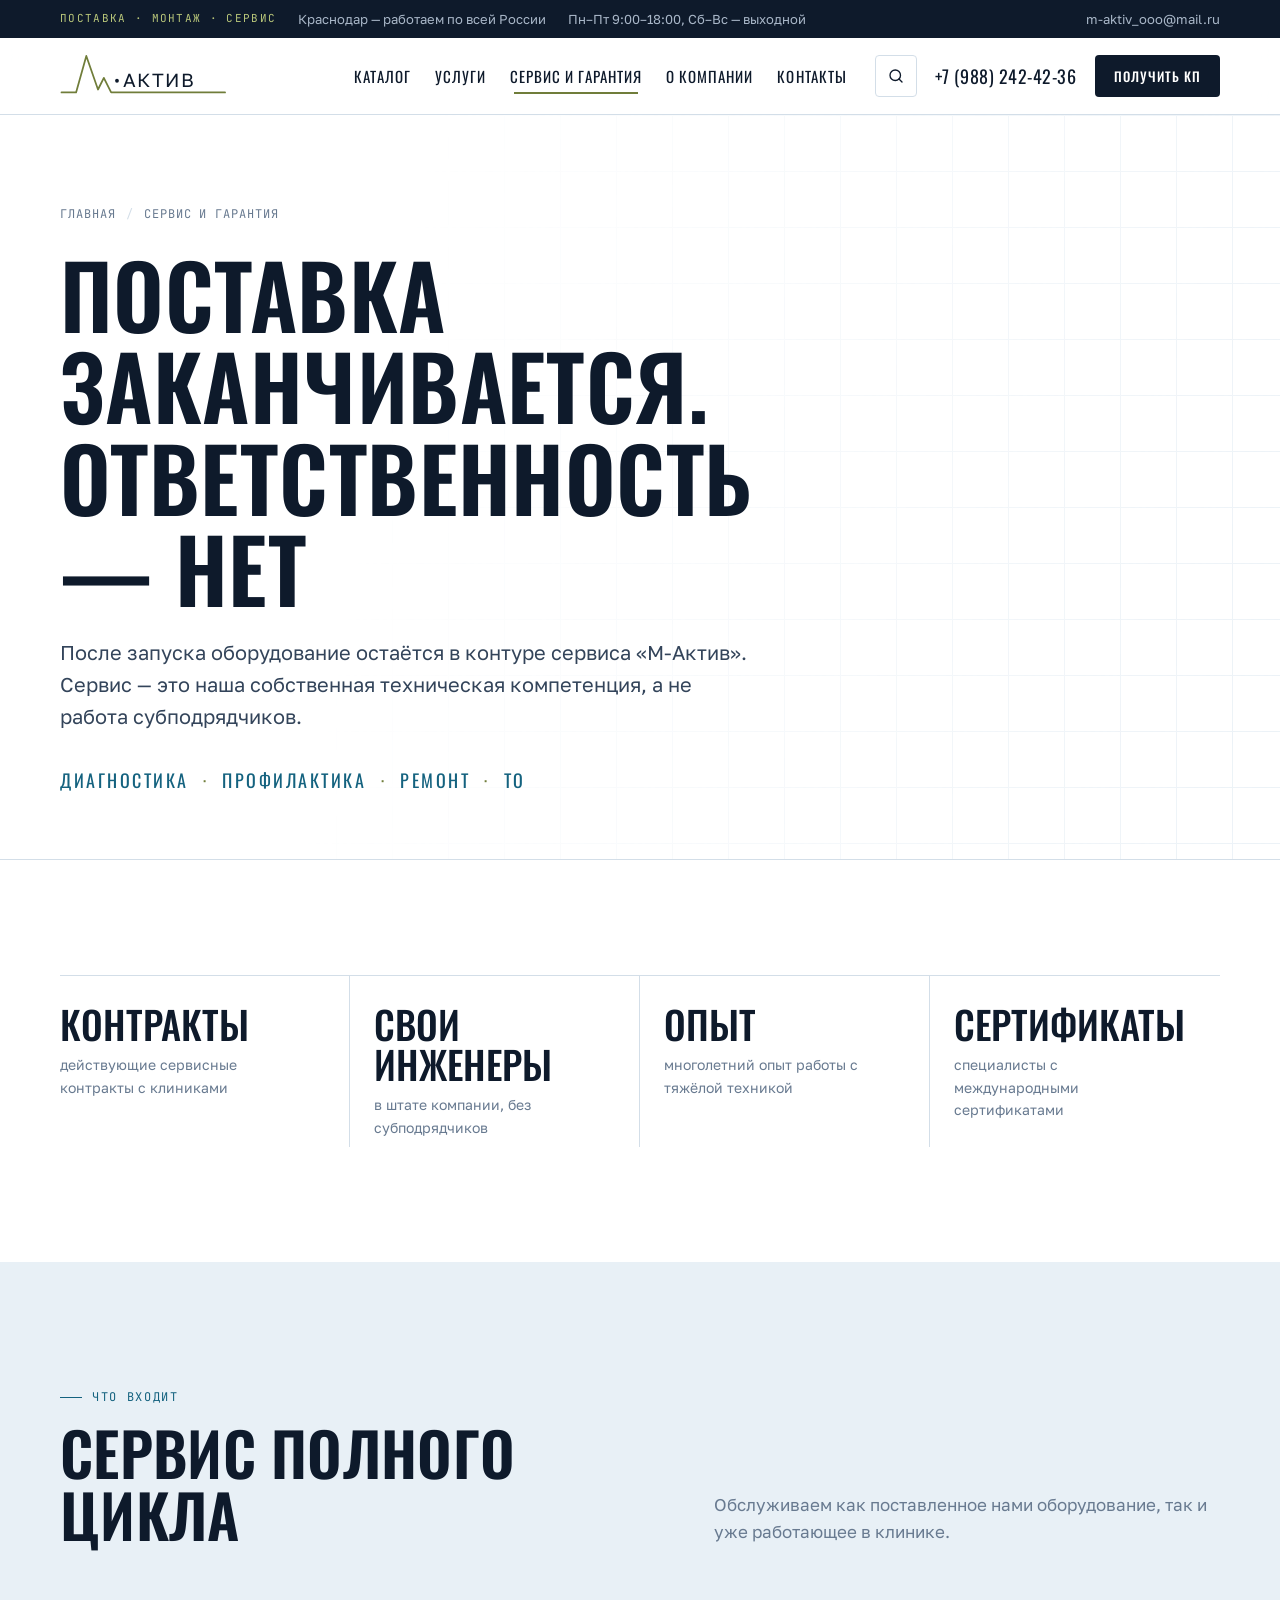
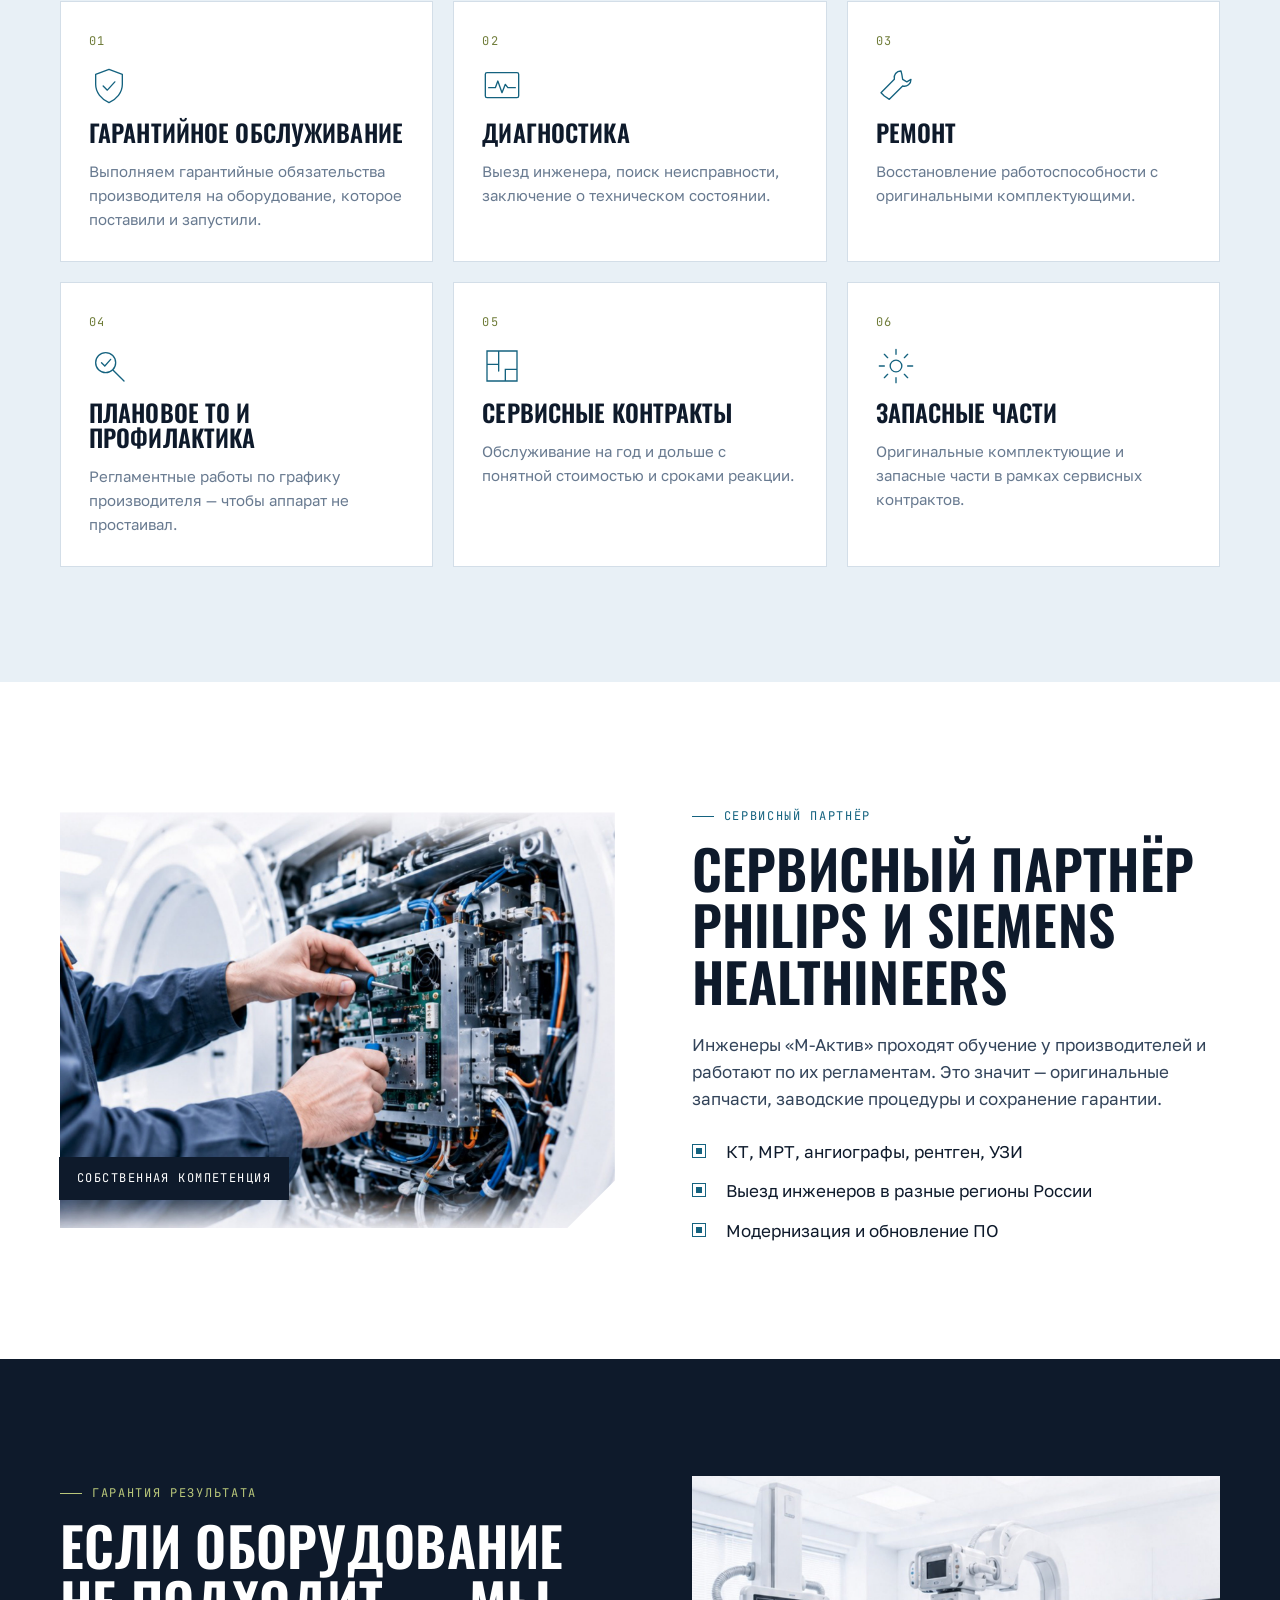
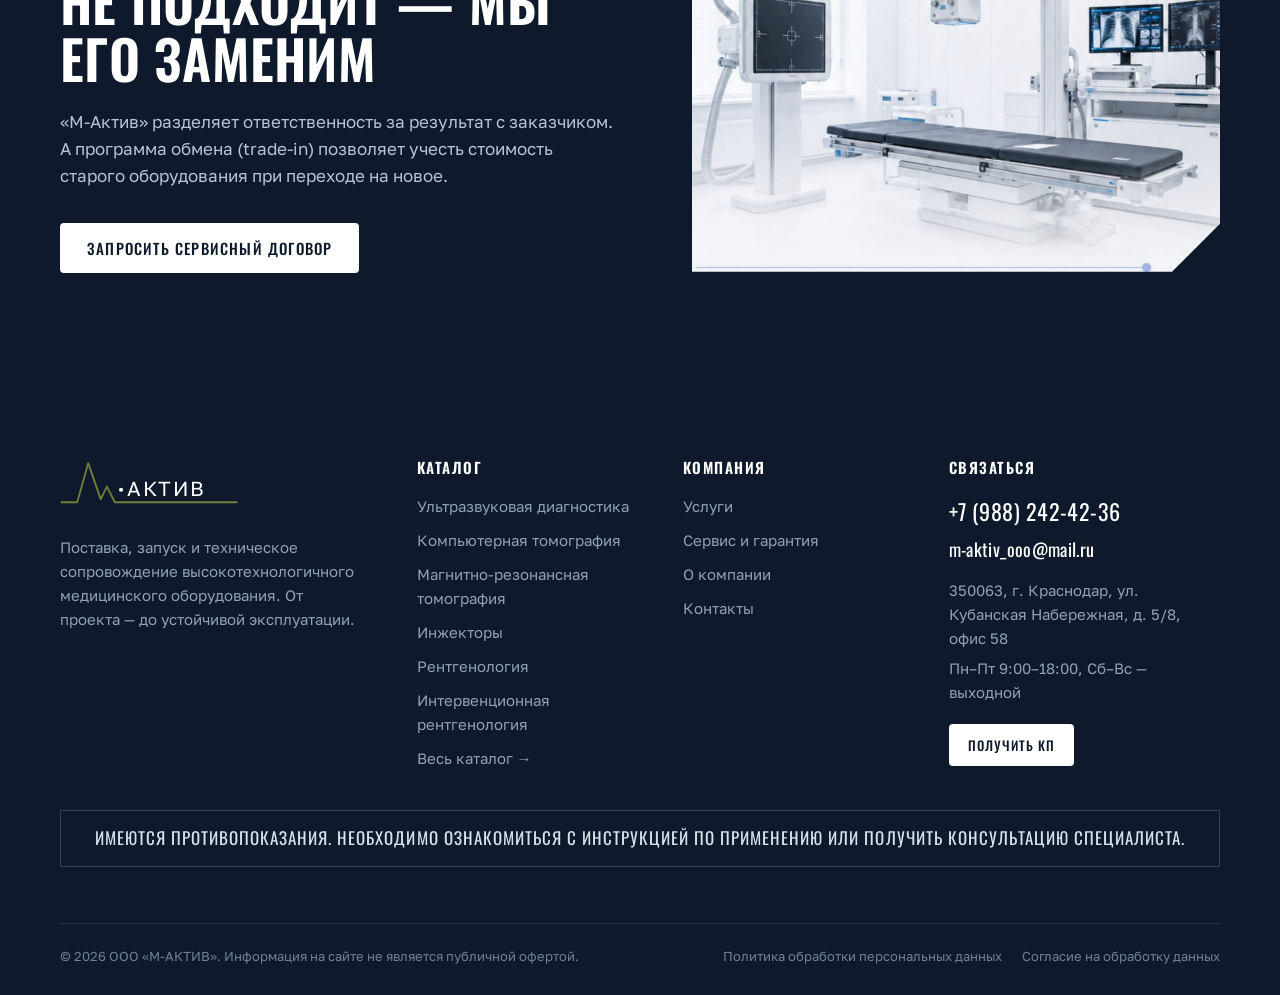
<file: service.html>
<!doctype html>
<html lang="ru">
<head>
  <meta charset="utf-8">
  <meta name="viewport" content="width=device-width, initial-scale=1">
  <title>Сервис и гарантия медицинского оборудования — М-Актив</title>
  <meta name="description" content="Гарантийное и постгарантийное обслуживание медицинского оборудования: диагностика, профилактика, ремонт, ТО, сервисные контракты. Сервисный партнёр Philips и Siemens Healthineers.">
  <link rel="icon" href="assets/img/favicon.svg" type="image/svg+xml">
  <link rel="stylesheet" href="assets/css/fonts.css">
  <link rel="stylesheet" href="assets/css/style.css">
</head>
<body data-page="service">
  <div id="site-header"></div>

  <main>
    <section class="page-hero">
      <div class="wrap">
        <nav class="crumbs"><a href="index.html">Главная</a><span>/</span>Сервис и гарантия</nav>
        <h1>Поставка заканчивается. Ответственность — нет</h1>
        <p class="page-hero__lead">После запуска оборудование остаётся в контуре сервиса «М-Актив». Сервис — это наша собственная техническая компетенция, а не работа субподрядчиков.</p>
        <div class="hero__flow">Диагностика <i>·</i> Профилактика <i>·</i> Ремонт <i>·</i> ТО</div>
      </div>
    </section>

    <section class="section section--white">
      <div class="wrap">
        <div class="stats reveal">
          <div class="stat"><div class="stat__num stat__num--word">Контракты</div><div class="stat__txt">действующие сервисные контракты с клиниками</div></div>
          <div class="stat"><div class="stat__num stat__num--word">Свои инженеры</div><div class="stat__txt">в штате компании, без субподрядчиков</div></div>
          <div class="stat"><div class="stat__num stat__num--word">Опыт</div><div class="stat__txt">многолетний опыт работы с тяжёлой техникой</div></div>
          <div class="stat"><div class="stat__num stat__num--word">Сертификаты</div><div class="stat__txt">специалисты с международными сертификатами</div></div>
        </div>
      </div>
    </section>

    <section class="section section--ice">
      <div class="wrap">
        <div class="section-head reveal">
          <div><span class="label">Что входит</span><h2>Сервис полного цикла</h2></div>
          <p>Обслуживаем как поставленное нами оборудование, так и уже работающее в клинике.</p>
        </div>
        <div class="svc-grid reveal">
          <article class="svc"><span class="svc__num">01</span><span class="svc__icon" data-icon="service"></span><h3>Гарантийное обслуживание</h3><p>Выполняем гарантийные обязательства производителя на оборудование, которое поставили и запустили.</p></article>
          <article class="svc"><span class="svc__num">02</span><span class="svc__icon" data-icon="func"></span><h3>Диагностика</h3><p>Выезд инженера, поиск неисправности, заключение о техническом состоянии.</p></article>
          <article class="svc"><span class="svc__num">03</span><span class="svc__icon" data-icon="install"></span><h3>Ремонт</h3><p>Восстановление работоспособности с оригинальными комплектующими.</p></article>
          <article class="svc"><span class="svc__num">04</span><span class="svc__icon" data-icon="select"></span><h3>Плановое ТО и профилактика</h3><p>Регламентные работы по графику производителя — чтобы аппарат не простаивал.</p></article>
          <article class="svc"><span class="svc__num">05</span><span class="svc__icon" data-icon="design"></span><h3>Сервисные контракты</h3><p>Обслуживание на год и дольше с понятной стоимостью и сроками реакции.</p></article>
          <article class="svc"><span class="svc__num">06</span><span class="svc__icon" data-icon="parts"></span><h3>Запасные части</h3><p>Оригинальные комплектующие и запасные части в рамках сервисных контрактов.</p></article>
        </div>
      </div>
    </section>

    <section class="section section--white">
      <div class="wrap split">
        <div class="split__media reveal">
          <img src="assets/img/service-hands.jpg" alt="Инженер ремонтирует электронику томографа">
          <div class="tag">Собственная компетенция</div>
        </div>
        <div class="reveal">
          <span class="label">Сервисный партнёр</span>
          <h2>Сервисный партнёр Philips и Siemens Healthineers</h2>
          <p>Инженеры «М-Актив» проходят обучение у производителей и работают по их регламентам. Это значит — оригинальные запчасти, заводские процедуры и сохранение гарантии.</p>
          <ul class="checklist">
            <li>КТ, МРТ, ангиографы, рентген, УЗИ</li>
            <li>Выезд инженеров в разные регионы России</li>
            <li>Модернизация и обновление ПО</li>
          </ul>
        </div>
      </div>
    </section>

    <section class="section section--dark">
      <div class="wrap split split--rev">
        <div class="split__media reveal">
          <img src="assets/img/xray-room.jpg" alt="Рентгеновский кабинет после замены оборудования">
        </div>
        <div class="reveal">
          <span class="label" style="color:var(--olive-soft)">Гарантия результата</span>
          <h2>Если оборудование не подходит — мы его заменим</h2>
          <p>«М-Актив» разделяет ответственность за результат с заказчиком. А программа обмена (trade-in) позволяет учесть стоимость старого оборудования при переходе на новое.</p>
          <div class="hero__actions"><button class="btn btn--light" data-kp="Сервисный контракт">Запросить сервисный договор</button></div>
        </div>
      </div>
    </section>
  </main>

  <div id="site-footer"></div>

  <script src="assets/js/catalog-data.js"></script>
  <script src="assets/js/layout.js"></script>
  <script>
    document.querySelectorAll("[data-icon]").forEach(el => el.innerHTML = ICONS[el.dataset.icon]);
    initLayout();
  </script>
</body>
</html>
</file>
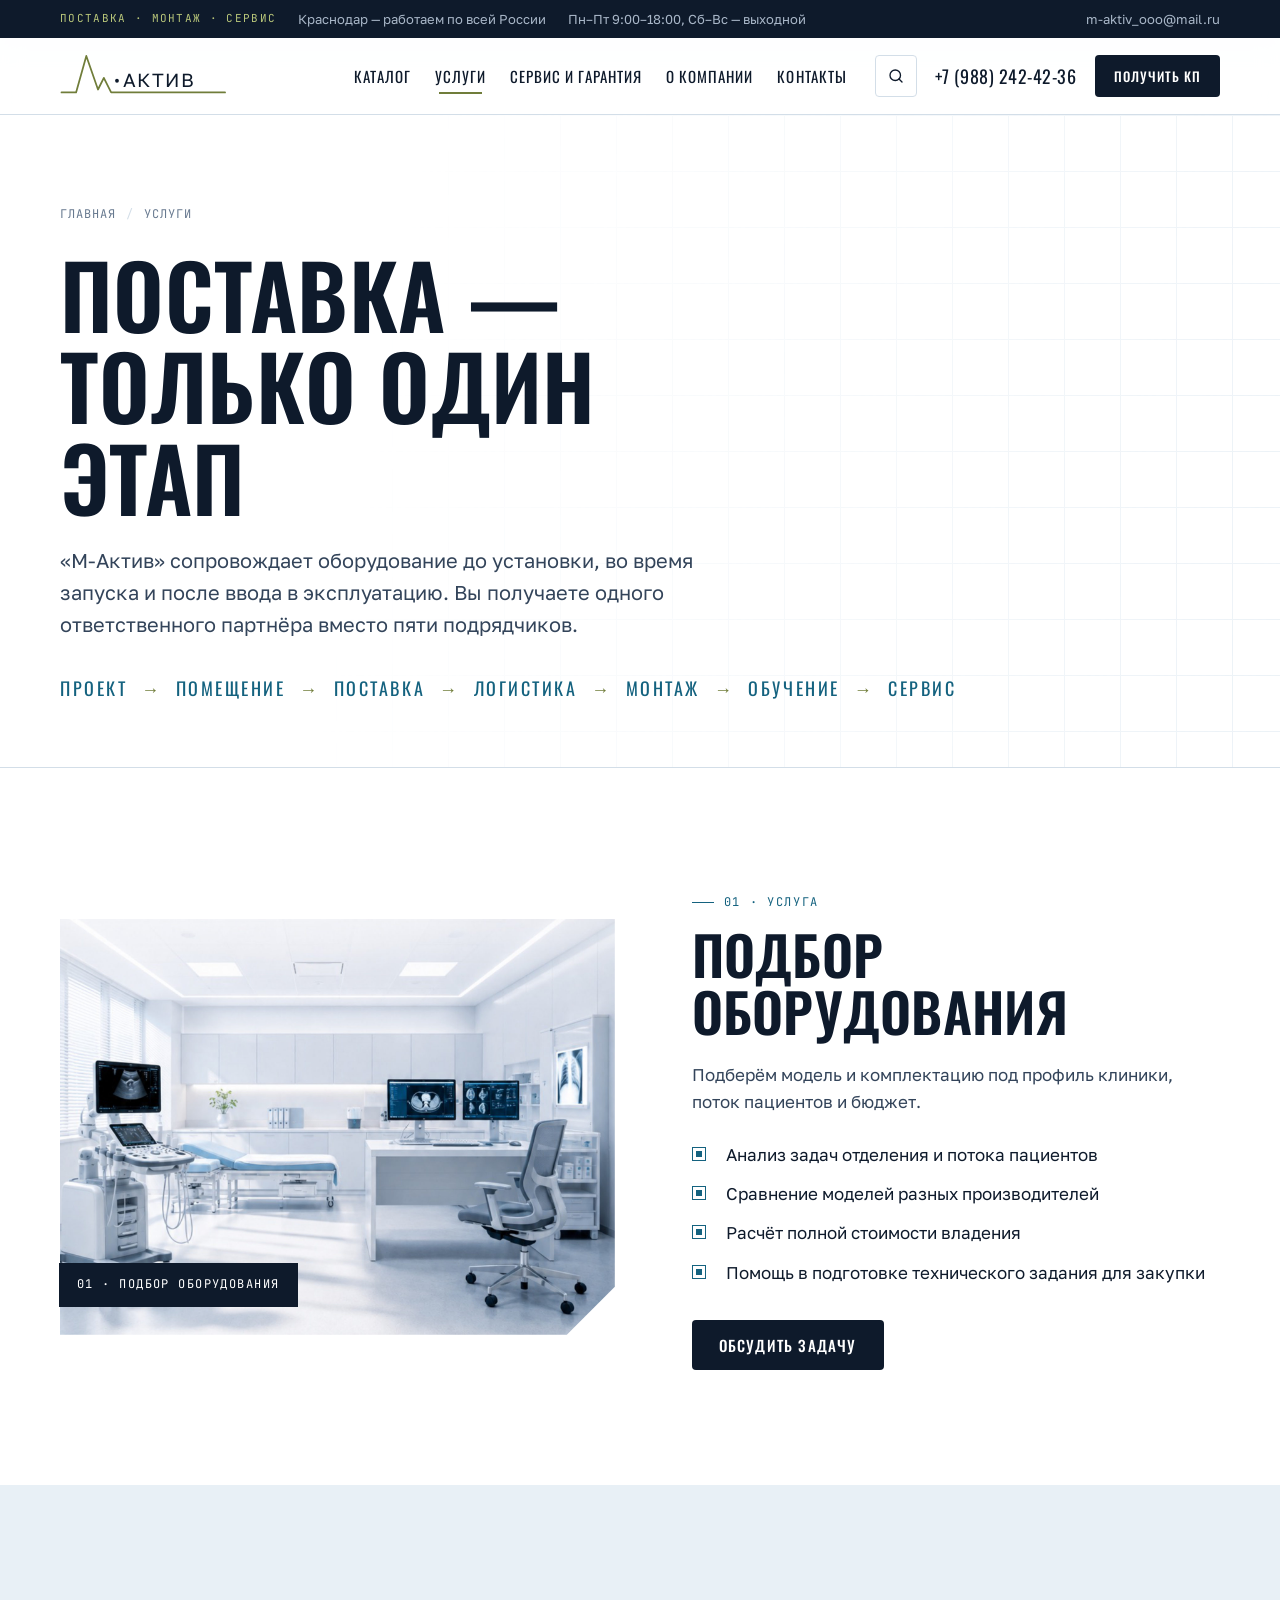
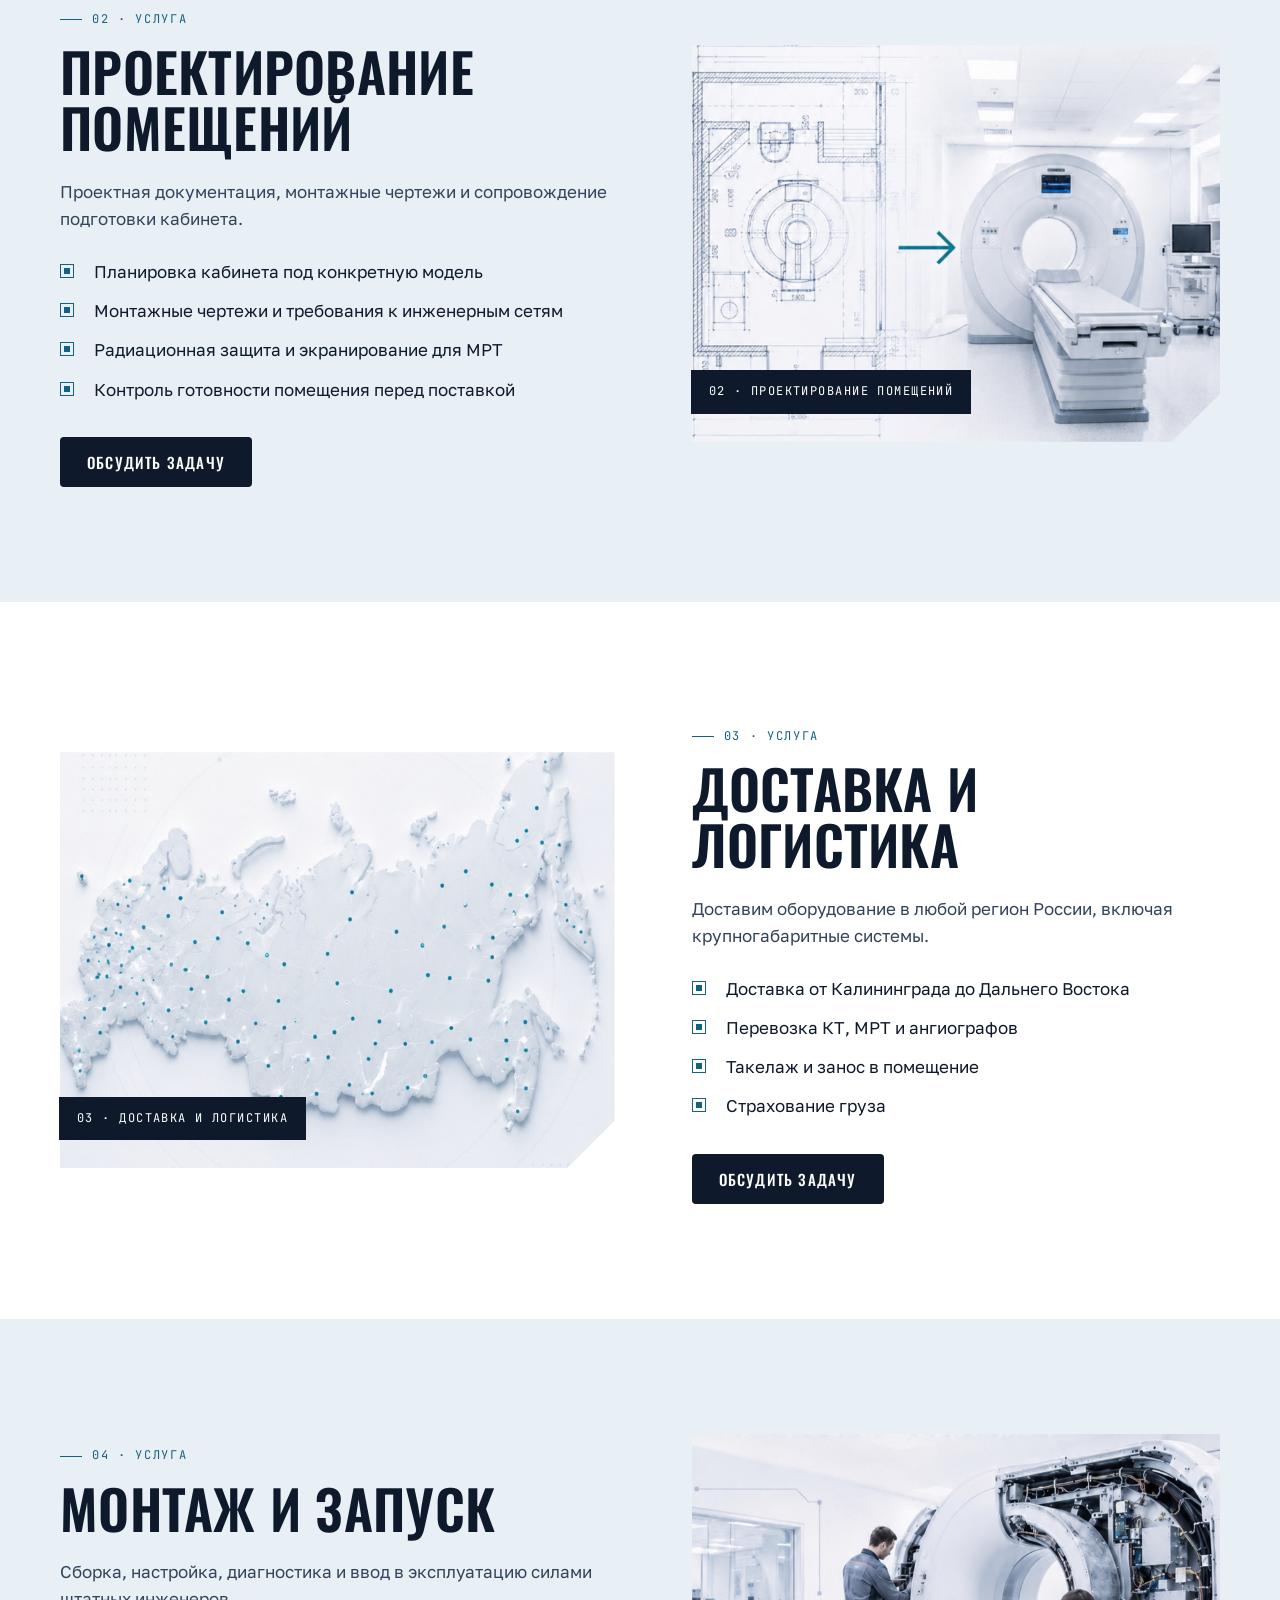
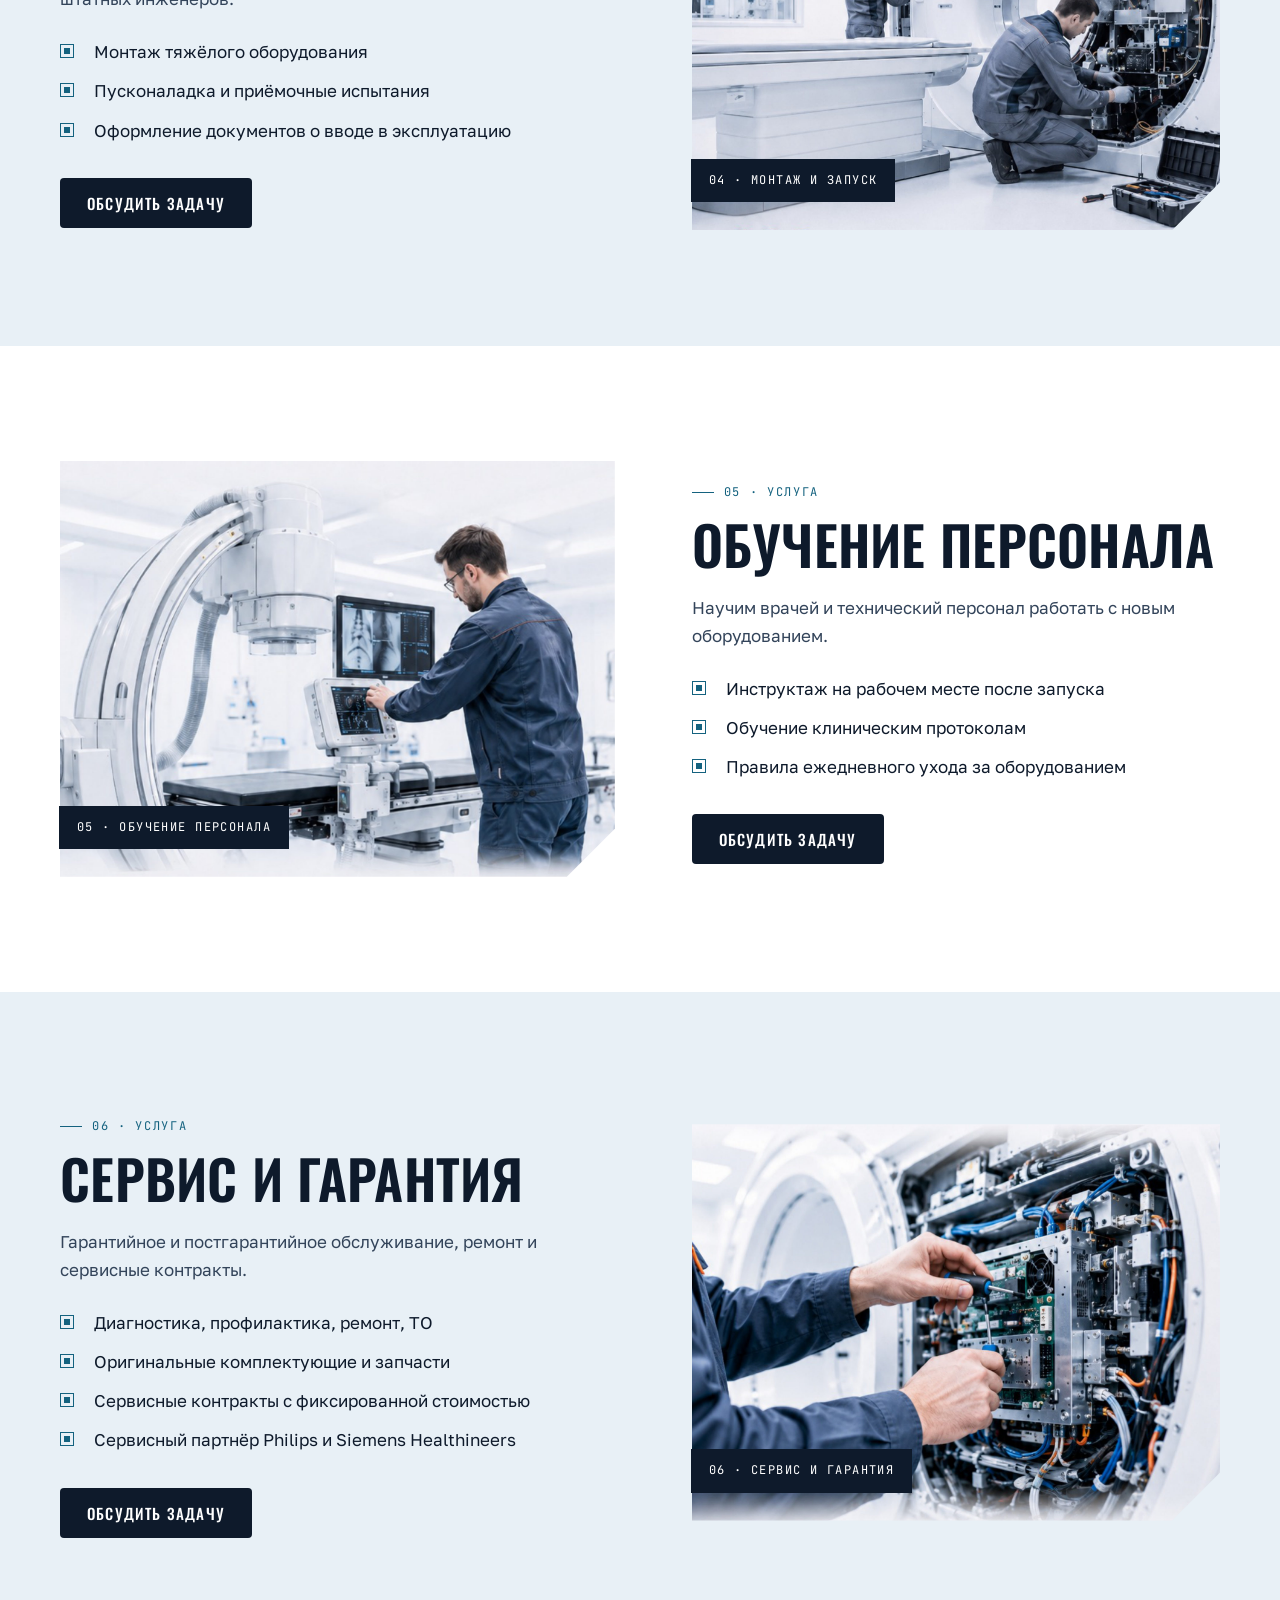
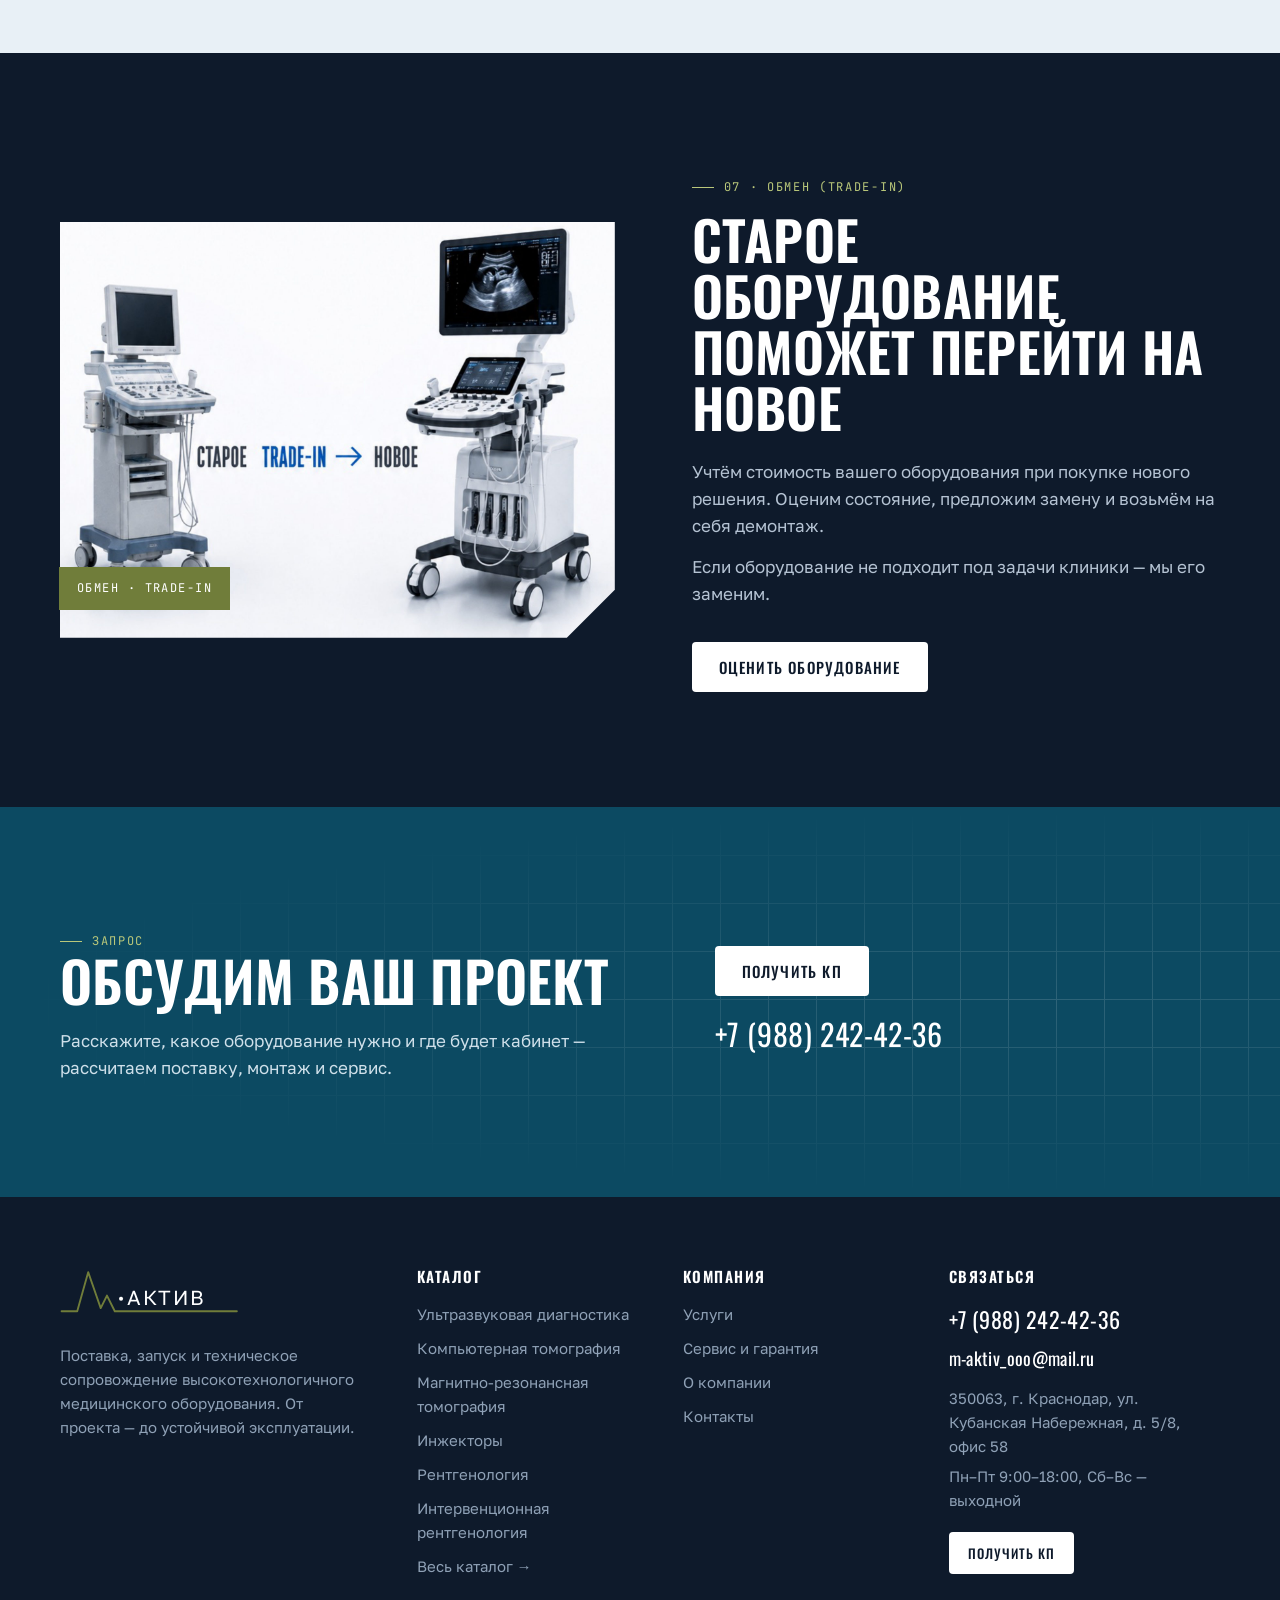
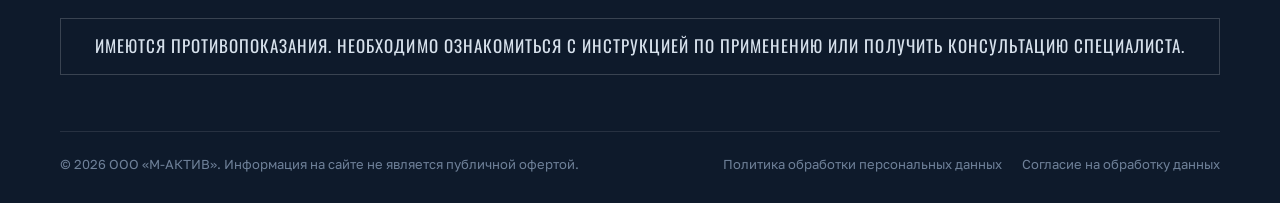
<file: services.html>
<!doctype html>
<html lang="ru">
<head>
  <meta charset="utf-8">
  <meta name="viewport" content="width=device-width, initial-scale=1">
  <title>Услуги: подбор, доставка, монтаж, обучение — М-Актив</title>
  <meta name="description" content="Услуги М-Актив: подбор медицинского оборудования, проектирование помещений, доставка по России, монтаж и запуск, обучение персонала, сервис и обмен оборудования (trade-in).">
  <link rel="icon" href="assets/img/favicon.svg" type="image/svg+xml">
  <link rel="stylesheet" href="assets/css/fonts.css">
  <link rel="stylesheet" href="assets/css/style.css">
</head>
<body data-page="services">
  <div id="site-header"></div>

  <main>
    <section class="page-hero">
      <div class="wrap">
        <nav class="crumbs"><a href="index.html">Главная</a><span>/</span>Услуги</nav>
        <h1>Поставка — только один этап</h1>
        <p class="page-hero__lead">«М-Актив» сопровождает оборудование до установки, во время запуска и после ввода в эксплуатацию. Вы получаете одного ответственного партнёра вместо пяти подрядчиков.</p>
        <div class="hero__flow">Проект <i>→</i> Помещение <i>→</i> Поставка <i>→</i> Логистика <i>→</i> Монтаж <i>→</i> Обучение <i>→</i> Сервис</div>
      </div>
    </section>

    <div id="svc-list"></div>

    <!-- Trade-in -->
    <section class="section section--dark">
      <div class="wrap split">
        <div class="split__media reveal">
          <img src="assets/img/trade-in.jpg" alt="Обмен старого УЗИ-аппарата на новый">
          <div class="tag" style="background:var(--olive)">Обмен · trade-in</div>
        </div>
        <div class="reveal">
          <span class="label" style="color:var(--olive-soft)">07 · Обмен (trade-in)</span>
          <h2>Старое оборудование поможет перейти на новое</h2>
          <p>Учтём стоимость вашего оборудования при покупке нового решения. Оценим состояние, предложим замену и возьмём на себя демонтаж.</p>
          <p>Если оборудование не подходит под задачи клиники — мы его заменим.</p>
          <div class="hero__actions"><button class="btn btn--light" data-kp="Trade-in: обмен оборудования">Оценить оборудование</button></div>
        </div>
      </div>
    </section>

    <section class="section cta">
      <div class="wrap">
        <div class="reveal">
          <span class="label" style="color:var(--olive-soft)">Запрос</span>
          <h2>Обсудим ваш проект</h2>
          <p>Расскажите, какое оборудование нужно и где будет кабинет — рассчитаем поставку, монтаж и сервис.</p>
        </div>
        <div class="cta__actions reveal">
          <button class="btn btn--light" data-kp>Получить КП</button>
          <a class="cta__contact" href="tel:+79882424236">+7 (988) 242-42-36</a>
        </div>
      </div>
    </section>
  </main>

  <div id="site-footer"></div>

  <script src="assets/js/catalog-data.js"></script>
  <script src="assets/js/services-data.js"></script>
  <script src="assets/js/layout.js"></script>
  <script>
    document.getElementById("svc-list").innerHTML = SERVICES.map((s, i) => `
      <section class="section ${i % 2 ? "section--ice" : "section--white"}" id="${s.id}">
        <div class="wrap split ${i % 2 ? "split--rev" : ""}">
          <div class="split__media reveal">
            <img src="${s.img}" alt="${s.title}" loading="lazy">
            <div class="tag">${String(i + 1).padStart(2, "0")} · ${s.title}</div>
          </div>
          <div class="reveal">
            <span class="label">${String(i + 1).padStart(2, "0")} · Услуга</span>
            <h2>${s.title}</h2>
            <p>${s.short}</p>
            <ul class="checklist">${s.points.map(p => `<li>${p}</li>`).join("")}</ul>
            <div class="hero__actions"><button class="btn btn--primary" data-kp="Услуга: ${s.title}">Обсудить задачу</button></div>
          </div>
        </div>
      </section>`).join("");
    initLayout();
  </script>
</body>
</html>
</file>
<file: assets/css/fonts.css>
/* Шрифты хранятся на сайте (без запросов к Google). Лицензия: SIL Open Font License 1.1 */
@font-face {
  font-family: 'Golos Text';
  font-style: normal;
  font-weight: 400;
  font-display: swap;
  src: url(../fonts/golos-text-cyrillic-f57bdd.woff2) format('woff2');
  unicode-range: U+0301, U+0400-045F, U+0490-0491, U+04B0-04B1, U+2116;
}
@font-face {
  font-family: 'Golos Text';
  font-style: normal;
  font-weight: 400;
  font-display: swap;
  src: url(../fonts/golos-text-latin-0defa2.woff2) format('woff2');
  unicode-range: U+0000-00FF, U+0131, U+0152-0153, U+02BB-02BC, U+02C6, U+02DA, U+02DC, U+0304, U+0308, U+0329, U+2000-206F, U+20AC, U+2122, U+2191, U+2193, U+2212, U+2215, U+FEFF, U+FFFD;
}
@font-face {
  font-family: 'Golos Text';
  font-style: normal;
  font-weight: 500;
  font-display: swap;
  src: url(../fonts/golos-text-cyrillic-f57bdd.woff2) format('woff2');
  unicode-range: U+0301, U+0400-045F, U+0490-0491, U+04B0-04B1, U+2116;
}
@font-face {
  font-family: 'Golos Text';
  font-style: normal;
  font-weight: 500;
  font-display: swap;
  src: url(../fonts/golos-text-latin-0defa2.woff2) format('woff2');
  unicode-range: U+0000-00FF, U+0131, U+0152-0153, U+02BB-02BC, U+02C6, U+02DA, U+02DC, U+0304, U+0308, U+0329, U+2000-206F, U+20AC, U+2122, U+2191, U+2193, U+2212, U+2215, U+FEFF, U+FFFD;
}
@font-face {
  font-family: 'Golos Text';
  font-style: normal;
  font-weight: 600;
  font-display: swap;
  src: url(../fonts/golos-text-cyrillic-f57bdd.woff2) format('woff2');
  unicode-range: U+0301, U+0400-045F, U+0490-0491, U+04B0-04B1, U+2116;
}
@font-face {
  font-family: 'Golos Text';
  font-style: normal;
  font-weight: 600;
  font-display: swap;
  src: url(../fonts/golos-text-latin-0defa2.woff2) format('woff2');
  unicode-range: U+0000-00FF, U+0131, U+0152-0153, U+02BB-02BC, U+02C6, U+02DA, U+02DC, U+0304, U+0308, U+0329, U+2000-206F, U+20AC, U+2122, U+2191, U+2193, U+2212, U+2215, U+FEFF, U+FFFD;
}
@font-face {
  font-family: 'JetBrains Mono';
  font-style: normal;
  font-weight: 400;
  font-display: swap;
  src: url(../fonts/jetbrains-mono-cyrillic-b1b041.woff2) format('woff2');
  unicode-range: U+0301, U+0400-045F, U+0490-0491, U+04B0-04B1, U+2116;
}
@font-face {
  font-family: 'JetBrains Mono';
  font-style: normal;
  font-weight: 400;
  font-display: swap;
  src: url(../fonts/jetbrains-mono-latin-480c06.woff2) format('woff2');
  unicode-range: U+0000-00FF, U+0131, U+0152-0153, U+02BB-02BC, U+02C6, U+02DA, U+02DC, U+0304, U+0308, U+0329, U+2000-206F, U+20AC, U+2122, U+2191, U+2193, U+2212, U+2215, U+FEFF, U+FFFD;
}
@font-face {
  font-family: 'JetBrains Mono';
  font-style: normal;
  font-weight: 500;
  font-display: swap;
  src: url(../fonts/jetbrains-mono-cyrillic-b1b041.woff2) format('woff2');
  unicode-range: U+0301, U+0400-045F, U+0490-0491, U+04B0-04B1, U+2116;
}
@font-face {
  font-family: 'JetBrains Mono';
  font-style: normal;
  font-weight: 500;
  font-display: swap;
  src: url(../fonts/jetbrains-mono-latin-480c06.woff2) format('woff2');
  unicode-range: U+0000-00FF, U+0131, U+0152-0153, U+02BB-02BC, U+02C6, U+02DA, U+02DC, U+0304, U+0308, U+0329, U+2000-206F, U+20AC, U+2122, U+2191, U+2193, U+2212, U+2215, U+FEFF, U+FFFD;
}
@font-face {
  font-family: 'Oswald';
  font-style: normal;
  font-weight: 400;
  font-display: swap;
  src: url(../fonts/oswald-cyrillic-db2216.woff2) format('woff2');
  unicode-range: U+0301, U+0400-045F, U+0490-0491, U+04B0-04B1, U+2116;
}
@font-face {
  font-family: 'Oswald';
  font-style: normal;
  font-weight: 400;
  font-display: swap;
  src: url(../fonts/oswald-latin-ed56cb.woff2) format('woff2');
  unicode-range: U+0000-00FF, U+0131, U+0152-0153, U+02BB-02BC, U+02C6, U+02DA, U+02DC, U+0304, U+0308, U+0329, U+2000-206F, U+20AC, U+2122, U+2191, U+2193, U+2212, U+2215, U+FEFF, U+FFFD;
}
@font-face {
  font-family: 'Oswald';
  font-style: normal;
  font-weight: 500;
  font-display: swap;
  src: url(../fonts/oswald-cyrillic-db2216.woff2) format('woff2');
  unicode-range: U+0301, U+0400-045F, U+0490-0491, U+04B0-04B1, U+2116;
}
@font-face {
  font-family: 'Oswald';
  font-style: normal;
  font-weight: 500;
  font-display: swap;
  src: url(../fonts/oswald-latin-ed56cb.woff2) format('woff2');
  unicode-range: U+0000-00FF, U+0131, U+0152-0153, U+02BB-02BC, U+02C6, U+02DA, U+02DC, U+0304, U+0308, U+0329, U+2000-206F, U+20AC, U+2122, U+2191, U+2193, U+2212, U+2215, U+FEFF, U+FFFD;
}
@font-face {
  font-family: 'Oswald';
  font-style: normal;
  font-weight: 600;
  font-display: swap;
  src: url(../fonts/oswald-cyrillic-db2216.woff2) format('woff2');
  unicode-range: U+0301, U+0400-045F, U+0490-0491, U+04B0-04B1, U+2116;
}
@font-face {
  font-family: 'Oswald';
  font-style: normal;
  font-weight: 600;
  font-display: swap;
  src: url(../fonts/oswald-latin-ed56cb.woff2) format('woff2');
  unicode-range: U+0000-00FF, U+0131, U+0152-0153, U+02BB-02BC, U+02C6, U+02DA, U+02DC, U+0304, U+0308, U+0329, U+2000-206F, U+20AC, U+2122, U+2191, U+2193, U+2212, U+2215, U+FEFF, U+FFFD;
}
</file>
<file: assets/css/style.css>
/* =========================================================
   М-АКТИВ — стиль «Клиническая точность»
   ========================================================= */
:root {
  --ink: #0E1A2B;
  --ink-2: #33445A;
  --muted: #687A90;
  --bg: #F5F8FB;
  --paper: #FFFFFF;
  --ice: #E8F0F6;
  --ice-2: #DCE7F0;
  --line: #D3DEE8;
  --accent: #14627F;
  --accent-deep: #0C4A62;
  --blue: #1C55A6;
  --olive: #707D3A;
  --olive-soft: #B9C77A;

  --f-display: "Oswald", "Arial Narrow", sans-serif;
  --f-body: "Golos Text", "Segoe UI", sans-serif;
  --f-mono: "JetBrains Mono", Consolas, monospace;

  --wrap: 1240px;
  --gutter: clamp(16px, 4vw, 40px);
  --radius: 4px;
  --shadow: 0 1px 2px rgba(14, 26, 43, .04), 0 12px 32px -12px rgba(14, 26, 43, .14);
  --ease: cubic-bezier(.2, .7, .2, 1);
}

*, *::before, *::after { box-sizing: border-box; }
html { scroll-behavior: smooth; -webkit-text-size-adjust: 100%; }
body {
  margin: 0;
  font-family: var(--f-body);
  font-size: 17px;
  line-height: 1.6;
  color: var(--ink-2);
  background: var(--bg);
  overflow-x: hidden;
}
img { max-width: 100%; display: block; }
a { color: inherit; text-decoration: none; }
button { font: inherit; cursor: pointer; }
h1, h2, h3, h4 {
  font-family: var(--f-display);
  color: var(--ink);
  font-weight: 600;
  text-transform: uppercase;
  line-height: 1.04;
  letter-spacing: .005em;
  margin: 0;
}
p { margin: 0; }

.wrap { width: 100%; max-width: var(--wrap); margin: 0 auto; padding: 0 var(--gutter); }

/* ---------- мелкие элементы ---------- */
.label {
  font-family: var(--f-mono);
  font-size: 12px;
  letter-spacing: .14em;
  text-transform: uppercase;
  color: var(--accent);
  display: inline-flex;
  align-items: center;
  gap: 10px;
}
.label::before { content: ""; width: 22px; height: 1px; background: currentColor; }

.btn {
  display: inline-flex; align-items: center; justify-content: center; gap: 10px;
  min-height: 50px; padding: 0 26px;
  font-family: var(--f-display); font-size: 15px; font-weight: 500;
  letter-spacing: .08em; text-transform: uppercase;
  border: 1px solid transparent; border-radius: var(--radius);
  transition: background .25s var(--ease), color .25s var(--ease), border-color .25s var(--ease), transform .25s var(--ease);
  white-space: nowrap;
}
.btn svg { width: 18px; height: 18px; transition: transform .25s var(--ease); }
.btn:hover svg { transform: translateX(4px); }
.btn--primary { background: var(--ink); color: #fff; }
.btn--primary:hover { background: var(--accent); }
.btn--accent { background: var(--accent); color: #fff; }
.btn--accent:hover { background: var(--accent-deep); }
.btn--ghost { border-color: var(--ink); color: var(--ink); background: transparent; }
.btn--ghost:hover { background: var(--ink); color: #fff; }
.btn--light { background: #fff; color: var(--ink); }
.btn--light:hover { background: var(--olive-soft); }
.btn--sm { min-height: 42px; padding: 0 18px; font-size: 13px; }
.btn--block { width: 100%; }

.link-arrow {
  font-family: var(--f-display); text-transform: uppercase; letter-spacing: .08em;
  font-size: 14px; color: var(--accent); display: inline-flex; align-items: center; gap: 8px;
}
.link-arrow::after { content: "→"; transition: transform .25s var(--ease); }
.link-arrow:hover::after { transform: translateX(4px); }

/* ---------- шапка ---------- */
.topbar { background: var(--ink); color: #A9B7C8; font-size: 13px; }
.topbar .wrap { display: flex; justify-content: space-between; align-items: center; min-height: 38px; gap: 16px; }
.topbar a:hover { color: #fff; }
.topbar__left { display: flex; gap: 22px; align-items: center; }
.topbar__right { display: flex; gap: 22px; align-items: center; }
.topbar__badge { font-family: var(--f-mono); font-size: 11px; letter-spacing: .12em; text-transform: uppercase; color: var(--olive-soft); }

.header {
  position: sticky; top: 0; z-index: 50;
  background: rgba(255, 255, 255, .92);
  backdrop-filter: saturate(1.4) blur(12px);
  -webkit-backdrop-filter: saturate(1.4) blur(12px);
  border-bottom: 1px solid var(--line);
}
.header .wrap { display: flex; align-items: center; gap: 28px; min-height: 76px; }
.logo { display: inline-flex; align-items: center; flex-shrink: 0; }
.logo svg { width: 168px; height: auto; }
.nav { display: flex; gap: 4px; margin-left: auto; }
.nav a {
  font-family: var(--f-display); font-size: 15px; letter-spacing: .07em; text-transform: uppercase;
  color: var(--ink); padding: 10px 14px; position: relative;
}
.nav a::after {
  content: ""; position: absolute; left: 14px; right: 14px; bottom: 4px; height: 2px;
  background: var(--olive); transform: scaleX(0); transform-origin: left; transition: transform .3s var(--ease);
}
.nav a:hover::after, .nav a.is-active::after { transform: scaleX(1); }
.header__phone { font-family: var(--f-display); font-size: 18px; color: var(--ink); letter-spacing: .03em; white-space: nowrap; }
.header__phone:hover { color: var(--accent); }
.burger { display: none; width: 46px; height: 46px; border: 1px solid var(--line); background: #fff; border-radius: var(--radius); margin-left: auto; position: relative; }
.burger span, .burger span::before, .burger span::after {
  position: absolute; left: 12px; width: 20px; height: 2px; background: var(--ink); content: ""; transition: transform .3s var(--ease), opacity .2s;
}
.burger span { top: 22px; }
.burger span::before { left: 0; top: -7px; }
.burger span::after { left: 0; top: 7px; }
.menu-open .burger span { background: transparent; }
.menu-open .burger span::before { transform: translateY(7px) rotate(45deg); }
.menu-open .burger span::after { transform: translateY(-7px) rotate(-45deg); }

.mobile-menu {
  display: none; position: fixed; inset: 76px 0 0 0; z-index: 49; background: #fff;
  padding: 24px var(--gutter) 40px; overflow-y: auto; flex-direction: column; gap: 4px;
}
.menu-open .mobile-menu { display: flex; }
.mobile-menu a.mm-link {
  font-family: var(--f-display); font-size: 28px; text-transform: uppercase; color: var(--ink);
  padding: 12px 0; border-bottom: 1px solid var(--line);
}
.mobile-menu .mm-contacts { margin-top: 24px; display: grid; gap: 10px; font-size: 18px; color: var(--ink); }
.mobile-menu .btn { margin-top: 20px; }

/* ---------- секции ---------- */
.section { padding: clamp(64px, 9vw, 120px) 0; position: relative; }
.section--white { background: var(--paper); }
.section--ice { background: var(--ice); }
.section--dark { background: var(--ink); color: #B5C3D3; }
.section--dark h2, .section--dark h3 { color: #fff; }
.section-head { display: flex; justify-content: space-between; align-items: end; gap: 32px; margin-bottom: clamp(36px, 5vw, 56px); flex-wrap: wrap; }
.section-head h2 { font-size: clamp(34px, 5vw, 60px); margin-top: 14px; max-width: 16ch; }
.section-head p { max-width: 46ch; color: var(--muted); }
.section--dark .section-head p { color: #8FA1B6; }

/* сетка из тонких технических линий на фоне */
.tech-bg {
  background-image:
    linear-gradient(var(--line) 1px, transparent 1px),
    linear-gradient(90deg, var(--line) 1px, transparent 1px);
  background-size: 64px 64px;
  background-position: -1px -1px;
}

/* ---------- первый экран (общий для внутренних страниц) ---------- */
.page-hero { position: relative; padding: clamp(48px, 7vw, 96px) 0 clamp(40px, 5vw, 64px); background: var(--paper); overflow: hidden; border-bottom: 1px solid var(--line); }
.page-hero::before {
  content: ""; position: absolute; inset: 0; opacity: .55;
  background-image: linear-gradient(var(--ice-2) 1px, transparent 1px), linear-gradient(90deg, var(--ice-2) 1px, transparent 1px);
  background-size: 56px 56px;
  mask-image: linear-gradient(100deg, transparent 30%, #000 100%);
  -webkit-mask-image: linear-gradient(100deg, transparent 30%, #000 100%);
}
.page-hero .wrap { position: relative; }
.crumbs { font-family: var(--f-mono); font-size: 12px; letter-spacing: .08em; text-transform: uppercase; color: var(--muted); display: flex; gap: 10px; flex-wrap: wrap; margin-bottom: 24px; }
.crumbs a:hover { color: var(--accent); }
.crumbs span { color: var(--line); }
.page-hero h1 { font-size: clamp(40px, 7vw, 88px); max-width: 15ch; }
.page-hero__lead { margin-top: 22px; max-width: 58ch; font-size: clamp(17px, 1.6vw, 20px); color: var(--ink-2); }

/* ---------- пульс-линия ---------- */
.pulse-line { width: 100%; height: 80px; display: block; }
.pulse-line path { stroke: var(--olive); stroke-width: 2; fill: none; stroke-dasharray: 2200; stroke-dashoffset: 2200; animation: draw 2.6s .3s var(--ease) forwards; }
@keyframes draw { to { stroke-dashoffset: 0; } }

/* ---------- карточки направлений ---------- */
.cat-grid { display: grid; grid-template-columns: repeat(4, 1fr); gap: 1px; background: var(--line); border: 1px solid var(--line); }
.cat-card {
  background: var(--paper); padding: 26px 24px 24px; display: flex; flex-direction: column; gap: 14px; min-height: 230px;
  position: relative; transition: background .3s var(--ease);
}
.cat-card:hover { background: var(--ice); }
.cat-card__num { font-family: var(--f-mono); font-size: 12px; color: var(--muted); letter-spacing: .1em; }
.cat-card__icon { width: 46px; height: 46px; color: var(--accent); }
.cat-card__icon svg { width: 100%; height: 100%; }
.cat-card h3 { font-size: 22px; line-height: 1.1; }
.cat-card p { font-size: 14px; color: var(--muted); }
.cat-card__more { margin-top: auto; font-family: var(--f-mono); font-size: 12px; letter-spacing: .1em; text-transform: uppercase; color: var(--accent); }
.cat-card__arrow { position: absolute; top: 24px; right: 22px; color: var(--line); font-size: 22px; transition: color .3s, transform .3s var(--ease); }
.cat-card:hover .cat-card__arrow { color: var(--accent); transform: translate(3px, -3px); }
.cat-card--photo { padding: 0; overflow: hidden; }
.cat-card--photo .cat-card__img { aspect-ratio: 16/10; overflow: hidden; }
.cat-card--photo .cat-card__img img { width: 100%; height: 100%; object-fit: cover; transition: transform .8s var(--ease); }
.cat-card--photo:hover .cat-card__img img { transform: scale(1.05); }
.cat-card--photo .cat-card__body { padding: 20px 24px 24px; display: flex; flex-direction: column; gap: 10px; flex: 1; }

/* ---------- цифры ---------- */
.stats { display: grid; grid-template-columns: repeat(4, 1fr); border-top: 1px solid var(--line); }
.stat { padding: 28px 24px 8px 0; border-right: 1px solid var(--line); }
.stat + .stat { padding-left: 24px; }
.stat:last-child { border-right: 0; }
.stat__num { font-family: var(--f-display); font-size: clamp(48px, 6vw, 84px); line-height: .95; color: var(--ink); font-weight: 500; }
.stat__num sup { font-size: .45em; color: var(--accent); vertical-align: top; position: relative; top: .2em; margin-right: 2px; }
.stat__txt { margin-top: 10px; font-size: 14px; color: var(--muted); max-width: 22ch; }
.section--dark .stats, .section--dark .stat { border-color: rgba(255, 255, 255, .12); }
.section--dark .stat__num { color: #fff; }

/* ---------- путь проекта ---------- */
.steps { display: grid; grid-template-columns: repeat(7, 1fr); position: relative; }
.steps::before { content: ""; position: absolute; left: 0; right: 0; top: 23px; height: 1px; background: rgba(255, 255, 255, .18); }
.step { position: relative; padding-right: 16px; }
.step__dot {
  width: 47px; height: 47px; border-radius: 50%; border: 1px solid rgba(255, 255, 255, .25); background: var(--ink);
  display: grid; place-items: center; font-family: var(--f-mono); font-size: 13px; color: var(--olive-soft); position: relative;
}
.step h3 { font-size: 20px; margin: 22px 0 8px; }
.step p { font-size: 14px; color: #8FA1B6; }

/* ---------- блок фото + текст ---------- */
.split { display: grid; grid-template-columns: 1.05fr 1fr; gap: clamp(32px, 6vw, 88px); align-items: center; }
.split--rev .split__media { order: 2; }
.split__media { position: relative; }
.split__media img { width: 100%; aspect-ratio: 4/3; object-fit: cover; clip-path: polygon(0 0, 100% 0, 100% calc(100% - 48px), calc(100% - 48px) 100%, 0 100%); }
.split__media .tag {
  position: absolute; left: -1px; bottom: 28px; background: var(--ink); color: #fff; padding: 12px 18px;
  font-family: var(--f-mono); font-size: 12px; letter-spacing: .12em; text-transform: uppercase;
}
.split h2 { font-size: clamp(32px, 4.4vw, 54px); margin: 14px 0 22px; }
.split p + p { margin-top: 14px; }
.checklist { list-style: none; padding: 0; margin: 26px 0 0; display: grid; gap: 12px; }
.checklist li { display: grid; grid-template-columns: 22px 1fr; gap: 12px; align-items: start; color: var(--ink); }
.checklist li::before { content: ""; width: 14px; height: 14px; margin-top: 6px; border: 1px solid var(--accent); background: linear-gradient(var(--accent), var(--accent)) center/6px 6px no-repeat; }

/* ---------- бренды ---------- */
.brands { display: grid; grid-template-columns: repeat(4, 1fr); border-top: 1px solid var(--line); border-left: 1px solid var(--line); }
.brand {
  border-right: 1px solid var(--line); border-bottom: 1px solid var(--line); min-height: 120px; display: grid; place-items: center;
  font-family: var(--f-display); font-size: clamp(20px, 2.4vw, 28px); text-transform: uppercase; letter-spacing: .06em; color: var(--ink-2);
  text-align: center; padding: 16px; transition: background .3s, color .3s;
}
.brand small { display: block; font-family: var(--f-mono); font-size: 10px; letter-spacing: .14em; color: var(--muted); margin-top: 4px; }
.brand:hover { background: var(--paper); color: var(--accent); }
.brands-more { margin-top: 20px; font-family: var(--f-mono); font-size: 12px; letter-spacing: .1em; text-transform: uppercase; color: var(--muted); }

/* ---------- услуги ---------- */
.svc-grid { display: grid; grid-template-columns: repeat(3, 1fr); gap: 20px; }
.svc {
  background: var(--paper); border: 1px solid var(--line); padding: 30px 28px; display: flex; flex-direction: column; gap: 14px;
  position: relative; transition: border-color .3s, box-shadow .3s, transform .3s var(--ease);
}
.svc:hover { border-color: var(--accent); box-shadow: var(--shadow); transform: translateY(-3px); }
.svc__num { font-family: var(--f-mono); font-size: 12px; color: var(--olive); letter-spacing: .1em; }
.svc__icon { width: 40px; height: 40px; color: var(--accent); }
.svc h3 { font-size: 24px; }
.svc p { font-size: 15px; color: var(--muted); }
.svc ul { margin: 4px 0 0; padding-left: 18px; font-size: 15px; color: var(--ink-2); }
.svc ul li + li { margin-top: 4px; }

/* ---------- баннер-призыв ---------- */
.cta { position: relative; overflow: hidden; background: var(--accent-deep); color: #CFE0EA; }
.cta::before {
  content: ""; position: absolute; inset: 0; opacity: .14;
  background-image: linear-gradient(#fff 1px, transparent 1px), linear-gradient(90deg, #fff 1px, transparent 1px);
  background-size: 48px 48px;
  mask-image: radial-gradient(ellipse at 80% 50%, #000 0%, transparent 70%);
  -webkit-mask-image: radial-gradient(ellipse at 80% 50%, #000 0%, transparent 70%);
}
.cta .wrap { position: relative; display: grid; grid-template-columns: 1.2fr 1fr; gap: 48px; align-items: center; }
.cta h2 { color: #fff; font-size: clamp(32px, 4.6vw, 56px); }
.cta p { margin-top: 18px; max-width: 48ch; }
.cta__actions { display: flex; flex-direction: column; gap: 14px; align-items: flex-start; }
.cta__contact { font-family: var(--f-display); font-size: clamp(22px, 2.6vw, 30px); color: #fff; letter-spacing: .02em; }
.cta__contact:hover { color: var(--olive-soft); }

/* ---------- карточки товаров ---------- */
.subnav { display: flex; flex-wrap: wrap; gap: 8px; margin-bottom: 40px; }
.chip {
  font-family: var(--f-mono); font-size: 12px; letter-spacing: .08em; text-transform: uppercase;
  padding: 10px 16px; border: 1px solid var(--line); background: var(--paper); color: var(--ink-2); border-radius: 40px; transition: all .2s;
}
.chip:hover, .chip.is-active { border-color: var(--ink); background: var(--ink); color: #fff; }
.sub-block + .sub-block { margin-top: 64px; }
.sub-block h2 { font-size: clamp(26px, 3vw, 36px); margin-bottom: 24px; display: flex; align-items: baseline; gap: 16px; }
.sub-block h2 small { font-family: var(--f-mono); font-size: 12px; color: var(--muted); letter-spacing: .1em; }
.prod-grid { display: grid; grid-template-columns: repeat(4, 1fr); gap: 20px; }
.prod {
  background: var(--paper); border: 1px solid var(--line); display: flex; flex-direction: column; transition: border-color .3s, box-shadow .3s;
}
.prod:hover { border-color: var(--ice-2); box-shadow: var(--shadow); }
.prod__visual {
  aspect-ratio: 4/3; position: relative; overflow: hidden; display: grid; place-items: center; color: var(--accent);
  background: radial-gradient(circle at 50% 60%, #fff 0%, var(--ice) 75%);
  border-bottom: 1px solid var(--line);
}
.prod__visual svg { width: 34%; height: auto; opacity: .85; }
.prod__visual img { width: 100%; height: 100%; object-fit: cover; }
.prod__brand { position: absolute; top: 14px; left: 14px; font-family: var(--f-mono); font-size: 11px; letter-spacing: .12em; text-transform: uppercase; color: var(--ink); background: rgba(255,255,255,.85); padding: 4px 8px; }
.prod__body { padding: 20px; display: flex; flex-direction: column; gap: 8px; flex: 1; }
.prod__type { font-size: 13px; color: var(--muted); }
.prod h3 { font-size: 21px; line-height: 1.12; }
.prod__desc { font-size: 14px; color: var(--ink-2); }
.prod__price { margin-top: auto; padding-top: 14px; font-family: var(--f-mono); font-size: 12px; letter-spacing: .08em; text-transform: uppercase; color: var(--muted); }
.prod .btn { margin-top: 10px; }

.note {
  margin-top: 48px; padding: 22px 26px; border-left: 3px solid var(--olive); background: var(--paper);
  font-size: 15px; color: var(--ink-2);
}

/* ---------- контакты / реквизиты ---------- */
.contact-grid { display: grid; grid-template-columns: 1fr 1fr; gap: 20px; }
.contact-card { background: var(--paper); border: 1px solid var(--line); padding: 32px; }
.contact-card h3 { font-size: 22px; margin-bottom: 18px; }
.contact-big { font-family: var(--f-display); font-size: clamp(26px, 3vw, 36px); color: var(--ink); display: block; letter-spacing: .02em; word-break: break-word; }
.contact-big:hover { color: var(--accent); }
.contact-sub { font-size: 14px; color: var(--muted); margin-top: 4px; }
.req { width: 100%; border-collapse: collapse; font-size: 15px; }
.req td { padding: 12px 0; border-bottom: 1px solid var(--line); vertical-align: top; }
.req td:first-child { color: var(--muted); width: 38%; padding-right: 16px; }
.req td:last-child { color: var(--ink); font-family: var(--f-mono); font-size: 14px; word-break: break-word; }
.req tr:last-child td { border-bottom: 0; }

.prose { max-width: 760px; }
.prose h2 { font-size: 28px; margin: 40px 0 14px; }
.prose p, .prose li { color: var(--ink-2); }
.prose p + p { margin-top: 12px; }

/* ---------- подвал ---------- */
.footer { background: var(--ink); color: #8FA1B6; padding: 72px 0 28px; font-size: 15px; }
.footer__grid { display: grid; grid-template-columns: 1.4fr 1fr 1fr 1.2fr; gap: 40px; }
.footer .logo svg { width: 180px; }
.footer .logo .logo-text, .footer .logo .logo-dot { fill: #fff; }
.footer h4 { font-size: 15px; color: #fff; letter-spacing: .1em; margin-bottom: 18px; }
.footer ul { list-style: none; padding: 0; margin: 0; display: grid; gap: 10px; }
.footer a:hover { color: #fff; }
.footer__about { margin-top: 18px; max-width: 34ch; }
.footer__contact { font-family: var(--f-display); font-size: 22px; color: #fff; display: block; letter-spacing: .02em; word-break: break-word; }
.footer__bottom {
  margin-top: 56px; padding-top: 22px; border-top: 1px solid rgba(255, 255, 255, .1);
  display: flex; justify-content: space-between; gap: 20px; flex-wrap: wrap; font-size: 13px; color: #6F8199;
}

/* ---------- окно «Получить КП» ---------- */
.modal { position: fixed; inset: 0; z-index: 100; display: none; align-items: center; justify-content: center; padding: 16px; }
.modal.is-open { display: flex; }
.modal__overlay { position: absolute; inset: 0; background: rgba(14, 26, 43, .6); backdrop-filter: blur(4px); animation: fade .25s ease; }
.modal__box {
  position: relative; background: var(--paper); width: 100%; max-width: 560px; max-height: calc(100vh - 32px); overflow-y: auto;
  padding: clamp(24px, 4vw, 44px); animation: rise .35s var(--ease);
}
.modal__close { position: absolute; top: 14px; right: 14px; width: 40px; height: 40px; border: 0; background: var(--ice); font-size: 22px; line-height: 1; color: var(--ink); border-radius: 50%; }
.modal__close:hover { background: var(--ice-2); }
.modal h2 { font-size: clamp(28px, 4vw, 38px); margin: 12px 0 8px; }
.modal__sub { color: var(--muted); font-size: 15px; margin-bottom: 24px; }
@keyframes fade { from { opacity: 0; } }
@keyframes rise { from { opacity: 0; transform: translateY(16px); } }

.form { display: grid; gap: 14px; }
.form__row { display: grid; grid-template-columns: 1fr 1fr; gap: 14px; }
.field { display: grid; gap: 6px; }
.field span { font-family: var(--f-mono); font-size: 11px; letter-spacing: .12em; text-transform: uppercase; color: var(--muted); }
.field input, .field textarea, .field select {
  font: inherit; font-size: 16px; color: var(--ink); background: var(--bg); border: 1px solid var(--line); border-radius: var(--radius);
  padding: 13px 14px; width: 100%; transition: border-color .2s, background .2s;
}
.field textarea { resize: vertical; min-height: 90px; }
.field input:focus, .field textarea:focus, .field select:focus { outline: none; border-color: var(--accent); background: #fff; }
.consent { display: grid; grid-template-columns: 20px 1fr; gap: 10px; font-size: 13px; color: var(--muted); align-items: start; }
.consent input { margin-top: 3px; accent-color: var(--accent); }
.consent a { color: var(--accent); text-decoration: underline; }
.form__ok { display: none; text-align: center; padding: 20px 0 8px; }
.form__ok h3 { font-size: 28px; margin-bottom: 10px; }
.form.is-sent { display: none; }
.form.is-sent + .form__ok { display: block; }

/* ---------- появление при прокрутке ---------- */
.reveal { opacity: 0; transform: translateY(24px); transition: opacity .8s var(--ease), transform .8s var(--ease); }
.reveal.is-in { opacity: 1; transform: none; }
@media (prefers-reduced-motion: reduce) {
  .reveal { opacity: 1; transform: none; transition: none; }
  .pulse-line path { animation: none; stroke-dashoffset: 0; }
  html { scroll-behavior: auto; }
}

:focus-visible { outline: 2px solid var(--accent); outline-offset: 3px; }

/* ---------- адаптив ---------- */
@media (max-width: 1100px) {
  .nav, .header__phone, .header .btn { display: none; }
  .burger { display: block; }
  .cat-grid, .prod-grid { grid-template-columns: repeat(3, 1fr); }
  .steps { grid-template-columns: repeat(4, 1fr); row-gap: 40px; }
  .steps::before { display: none; }
  .footer__grid { grid-template-columns: 1fr 1fr; }
}
@media (max-width: 860px) {
  .topbar__left .topbar__badge { display: none; }
  .split, .cta .wrap, .contact-grid { grid-template-columns: 1fr; }
  .split--rev .split__media { order: 0; }
  .svc-grid { grid-template-columns: 1fr 1fr; }
  .stats { grid-template-columns: 1fr 1fr; }
  .stat:nth-child(2) { border-right: 0; }
  .stat:nth-child(3) { padding-left: 0; }
  .stat:nth-child(n+3) { border-top: 1px solid var(--line); }
  .brands { grid-template-columns: repeat(2, 1fr); }
  .cat-grid, .prod-grid { grid-template-columns: 1fr 1fr; }
}
@media (max-width: 560px) {
  body { font-size: 16px; }
  .topbar__left { display: none; }
  .topbar .wrap { justify-content: center; }
  .logo svg { width: 140px; }
  .header .wrap { min-height: 64px; }
  .mobile-menu { inset: 64px 0 0 0; }
  .cat-grid, .prod-grid, .svc-grid { grid-template-columns: 1fr; }
  .steps { grid-template-columns: 1fr 1fr; }
  .form__row { grid-template-columns: 1fr; }
  .footer__grid { grid-template-columns: 1fr; }
  .stat__num { font-size: 44px; }
  .stat, .stat + .stat { padding: 20px 12px 8px 0; }
  .stat:nth-child(even) { padding-left: 12px; }
  .cat-card { min-height: 0; }
  .req td:first-child { width: 44%; }
}

/* ---------- главная: первый экран ---------- */
.hero { position: relative; background: var(--paper); overflow: hidden; border-bottom: 1px solid var(--line); }
.hero::before {
  content: ""; position: absolute; inset: 0;
  background-image: linear-gradient(var(--ice-2) 1px, transparent 1px), linear-gradient(90deg, var(--ice-2) 1px, transparent 1px);
  background-size: 64px 64px; opacity: .5;
  mask-image: linear-gradient(90deg, #000 0%, transparent 55%);
  -webkit-mask-image: linear-gradient(90deg, #000 0%, transparent 55%);
}
.hero__grid { position: relative; display: grid; grid-template-columns: 1.08fr 1fr; gap: clamp(28px, 4vw, 64px); align-items: center; padding: clamp(40px, 6vw, 88px) 0 0; }
.hero h1 { font-size: clamp(46px, 7.4vw, 104px); line-height: .95; margin-top: 20px; }
.hero h1 em { font-style: normal; color: var(--accent); }
.hero__lead { margin-top: 26px; font-size: clamp(17px, 1.6vw, 20px); max-width: 46ch; color: var(--ink-2); }
.hero__actions { display: flex; gap: 14px; margin-top: 34px; flex-wrap: wrap; }
.hero__media { position: relative; align-self: stretch; min-height: 420px; }
.hero__media img {
  position: absolute; inset: 0; width: 100%; height: 100%; object-fit: cover;
  clip-path: polygon(12% 0, 100% 0, 100% 100%, 0 100%, 0 14%);
}
.hero__chip {
  position: absolute; left: -12px; bottom: 32px; background: var(--ink); color: #fff; padding: 16px 20px; max-width: 260px;
  box-shadow: var(--shadow);
}
.hero__chip b { font-family: var(--f-display); font-size: 34px; font-weight: 500; display: block; line-height: 1; }
.hero__chip span { font-size: 13px; color: #A9B7C8; }
.hero__flow { display: flex; gap: 14px; align-items: center; flex-wrap: wrap; margin-top: 34px; font-family: var(--f-display); font-size: 18px; letter-spacing: .14em; text-transform: uppercase; color: var(--accent); }
.hero__flow i { font-style: normal; color: var(--olive); }
.hero .pulse-line { margin-top: clamp(24px, 4vw, 48px); }

.trust { display: flex; flex-wrap: wrap; gap: 10px 28px; align-items: center; padding: 22px 0 30px; font-family: var(--f-mono); font-size: 12px; letter-spacing: .12em; text-transform: uppercase; color: var(--muted); }
.trust b { color: var(--ink); font-weight: 500; }

@media (max-width: 860px) {
  .hero__grid { grid-template-columns: 1fr; }
  .hero__media { min-height: 0; aspect-ratio: 16/10; }
  .hero__chip { left: 12px; bottom: 12px; padding: 12px 14px; }
  .hero__chip b { font-size: 26px; }
}

/* ---------- предупреждение для медизделий и лицензии ---------- */
.med-warning {
  margin-top: 40px; padding: 16px 20px; border: 1px solid rgba(255, 255, 255, .18);
  font-family: var(--f-display); font-size: clamp(14px, 1.6vw, 17px); letter-spacing: .06em; text-transform: uppercase;
  color: #D7E1EC; line-height: 1.35; text-align: center;
}
.footer__licenses { list-style: none; padding: 0; margin: 40px 0 0; display: grid; gap: 6px; font-size: 13px; color: #8FA1B6; }
.footer__licenses b { color: #C9D5E2; font-weight: 500; }
.footer__docs { display: flex; gap: 20px; flex-wrap: wrap; }
.footer__bottom a:hover { color: #fff; }
.lic-list { list-style: none; padding: 0; margin: 0; display: grid; gap: 10px; font-size: 15px; }
.lic-list b { color: var(--ink); font-weight: 500; }

/* преимущества словами вместо цифр */
.stat__num--word { font-size: clamp(26px, 3vw, 40px); line-height: 1.05; text-transform: uppercase; font-weight: 500; }

/* ---------- поиск по каталогу ---------- */
.search-btn {
  display: inline-flex; align-items: center; gap: 8px; height: 42px; padding: 0 14px;
  border: 1px solid var(--line); background: #fff; border-radius: var(--radius); color: var(--ink);
  font-family: var(--f-display); font-size: 14px; letter-spacing: .08em; text-transform: uppercase;
  transition: border-color .2s, color .2s;
}
.search-btn svg { width: 18px; height: 18px; }
.search-btn:hover { border-color: var(--accent); color: var(--accent); }

.search { position: fixed; inset: 0; z-index: 90; display: none; }
.search.is-open { display: block; }
.search__overlay { position: absolute; inset: 0; background: rgba(14, 26, 43, .55); backdrop-filter: blur(3px); animation: fade .2s ease; }
.search__box { position: relative; background: var(--paper); border-bottom: 1px solid var(--line); box-shadow: var(--shadow); padding: 24px 0 28px; max-height: 88vh; overflow-y: auto; animation: rise .25s var(--ease); }
.search__field { display: flex; align-items: center; gap: 14px; border-bottom: 2px solid var(--ink); padding-bottom: 10px; }
.search__field > svg { width: 26px; height: 26px; color: var(--accent); flex-shrink: 0; }
.search__field input {
  flex: 1; min-width: 0; border: 0; outline: 0; background: transparent; font: inherit;
  font-size: clamp(18px, 2.4vw, 26px); color: var(--ink); padding: 6px 0;
}
.search__field input::-webkit-search-cancel-button { display: none; }
.search__close { width: 42px; height: 42px; border: 0; background: var(--ice); border-radius: 50%; font-size: 24px; line-height: 1; color: var(--ink); flex-shrink: 0; }
.search__close:hover { background: var(--ice-2); }
.search__results { margin-top: 20px; }
.search__hint { color: var(--muted); font-size: 15px; }
.search__chips { display: flex; flex-wrap: wrap; gap: 8px; margin-top: 16px; }
.search__group + .search__group { margin-top: 22px; }
.search__label { display: block; font-family: var(--f-mono); font-size: 11px; letter-spacing: .14em; text-transform: uppercase; color: var(--muted); margin-bottom: 8px; }
.search__row { display: flex; align-items: center; gap: 14px; padding: 10px 12px; border-radius: var(--radius); transition: background .15s; }
.search__row:hover, .search__row:focus-visible { background: var(--ice); }
.search__row b { display: block; color: var(--ink); font-weight: 500; }
.search__row small { display: block; color: var(--muted); font-size: 13px; }
.search__ico { width: 36px; height: 36px; flex-shrink: 0; color: var(--accent); }
.search__ico svg { width: 100%; height: 100%; }
.search__empty { display: grid; gap: 8px; justify-items: start; color: var(--ink-2); }
.search__empty .btn { margin-top: 8px; }

/* поле поиска на странице каталога */
.catalog-search {
  display: flex; align-items: center; gap: 14px; width: 100%; max-width: 640px; margin-top: 28px; padding: 16px 20px;
  background: var(--bg); border: 1px solid var(--line); border-radius: var(--radius); color: var(--muted);
  font: inherit; font-size: 17px; text-align: left; transition: border-color .2s;
}
.catalog-search svg { width: 22px; height: 22px; color: var(--accent); flex-shrink: 0; }
.catalog-search:hover { border-color: var(--accent); }

/* найденная модель на странице направления */
.prod--hit { border-color: var(--accent); box-shadow: 0 0 0 3px rgba(20, 98, 127, .18), var(--shadow); }

@media (max-width: 1100px) {
  .search-btn { margin-left: auto; padding: 0; width: 46px; height: 46px; justify-content: center; }
  .search-btn span { display: none; }
  .burger { margin-left: 8px; }
}
@media (max-width: 1320px) and (min-width: 1101px) {
  .search-btn { padding: 0; width: 42px; justify-content: center; }
  .search-btn span { display: none; }
  .header .wrap { gap: 18px; }
  .nav a { padding: 10px 10px; }
}
@media (max-width: 560px) {
  .trust { gap: 8px 18px; }
  .trust span { width: 100%; }
}

/* фильтр по производителю на странице направления */
.brand-filter { display: flex; flex-wrap: wrap; align-items: center; gap: 8px; margin: -16px 0 40px; }
.brand-filter__label { font-family: var(--f-mono); font-size: 11px; letter-spacing: .14em; text-transform: uppercase; color: var(--muted); margin-right: 6px; }
.brand-filter .chip { background: transparent; }
.brand-filter .chip.is-active { background: var(--accent); border-color: var(--accent); color: #fff; }
.prod[hidden], .sub-block[hidden] { display: none; }
@media (max-width: 560px) {
  .subnav, .brand-filter {
    flex-wrap: nowrap; overflow-x: auto; -webkit-overflow-scrolling: touch; scrollbar-width: none;
    margin-right: calc(-1 * var(--gutter)); padding-right: var(--gutter); padding-bottom: 4px;
  }
  .subnav::-webkit-scrollbar, .brand-filter::-webkit-scrollbar { display: none; }
  .subnav .chip, .brand-filter .chip, .brand-filter__label { white-space: nowrap; flex-shrink: 0; }
  .subnav { margin-bottom: 20px; }
  .brand-filter { margin: 0 0 32px; }
}
@media (max-width: 560px) {
  .prod__visual { aspect-ratio: 5 / 2; }
  .prod__visual svg { width: 22%; }
  .prod__body { padding: 16px; }
}
</file>
